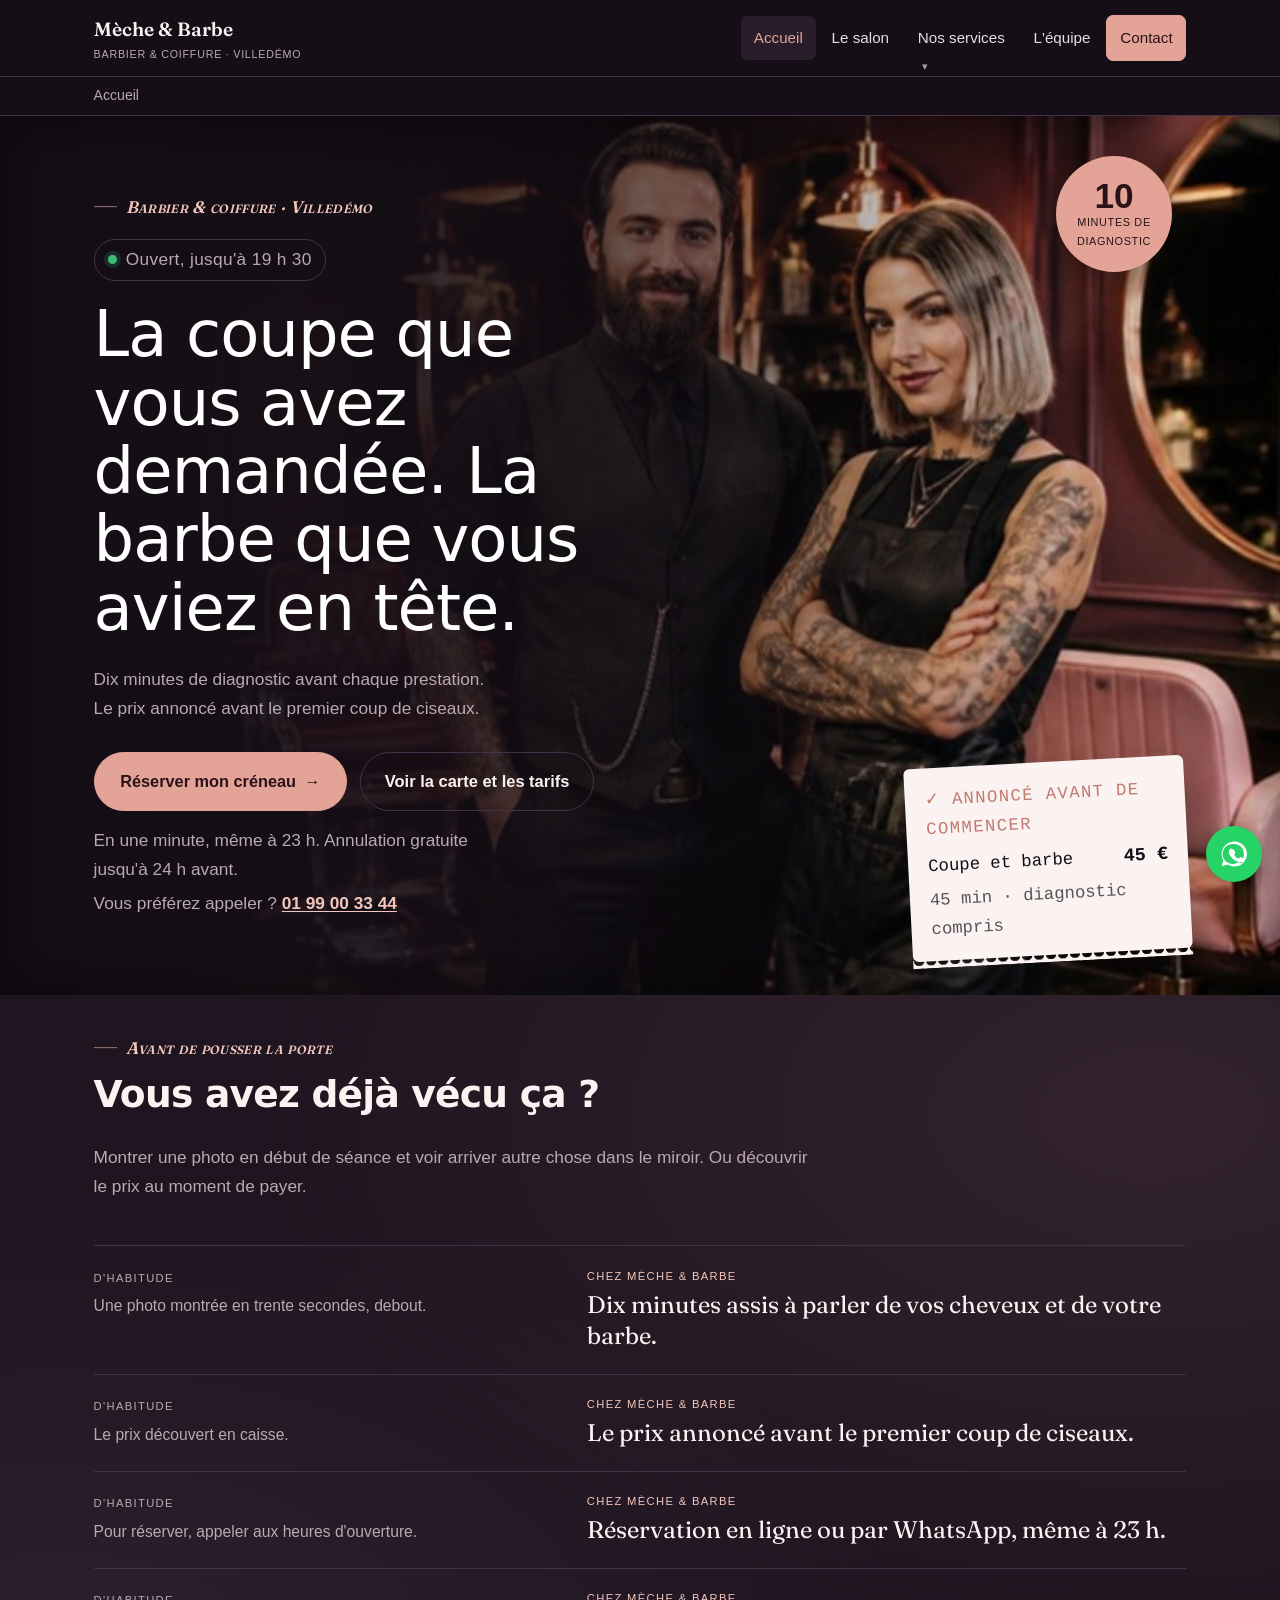
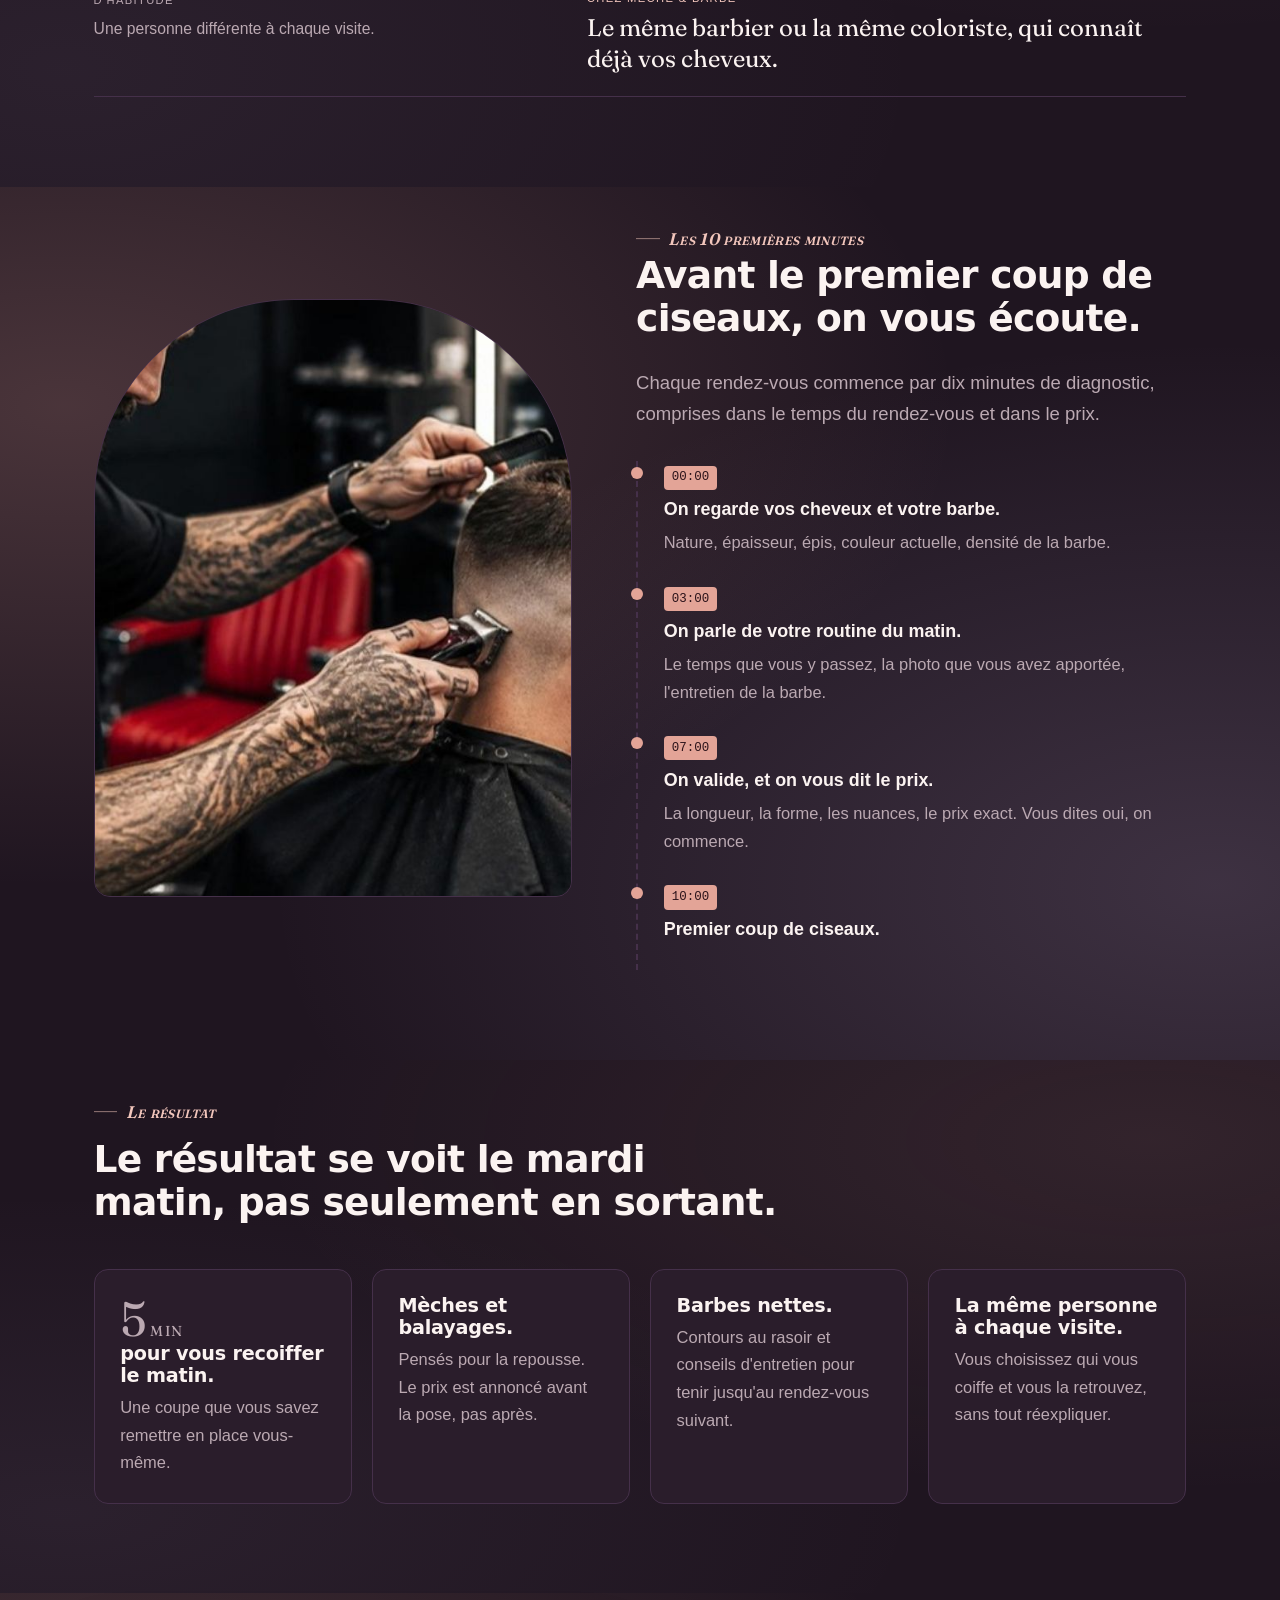
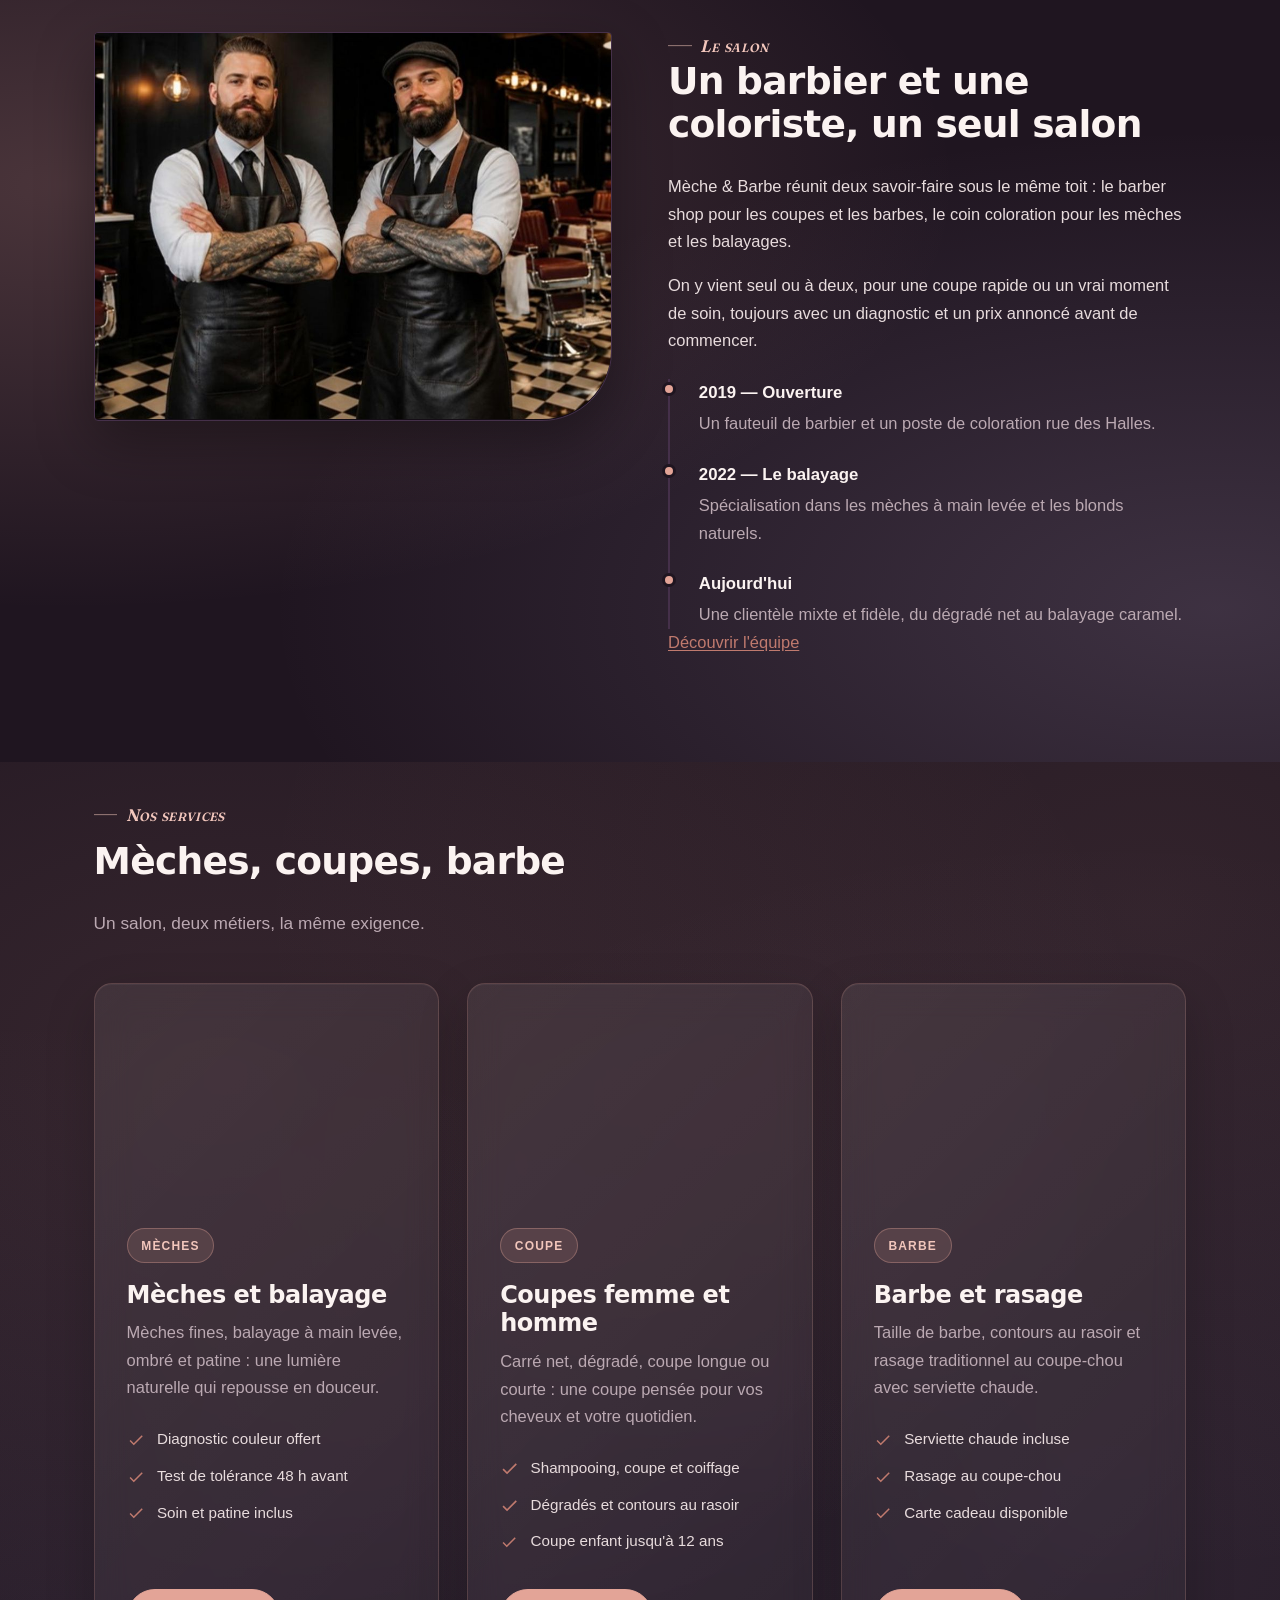
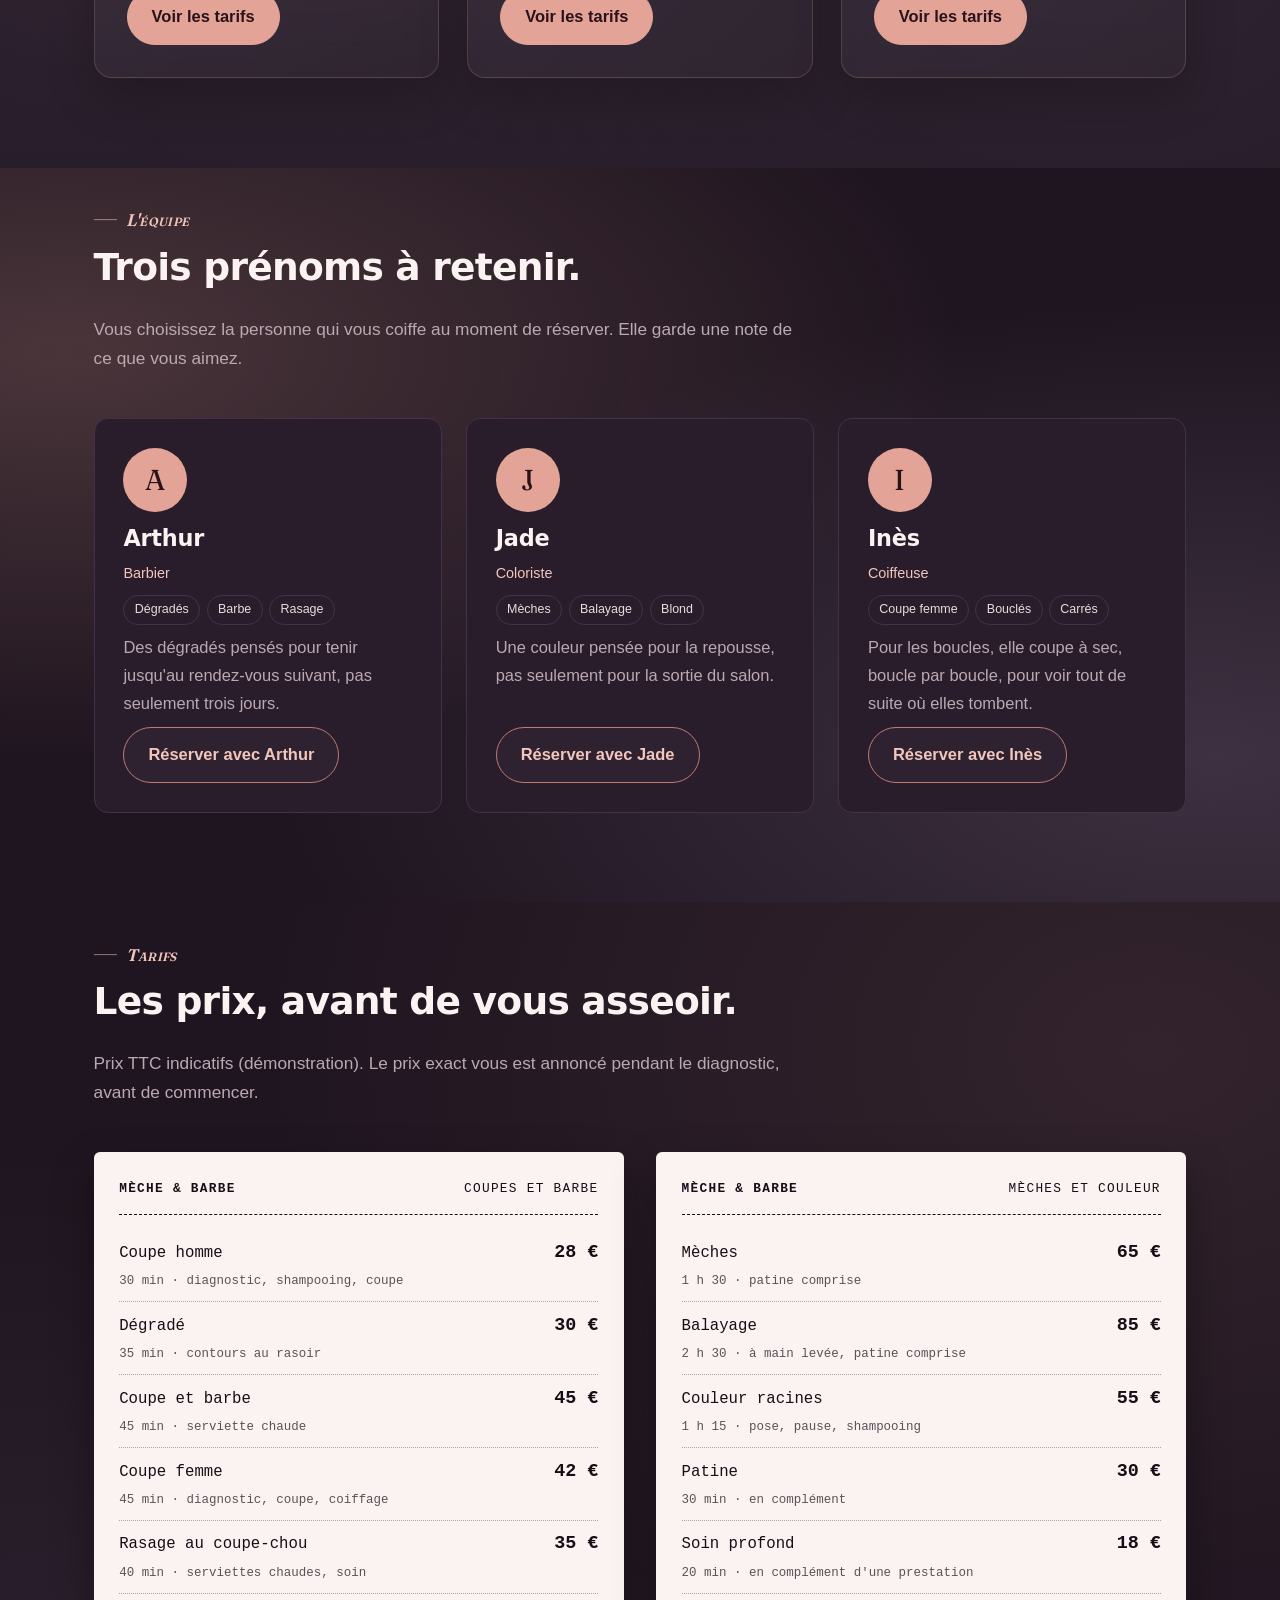
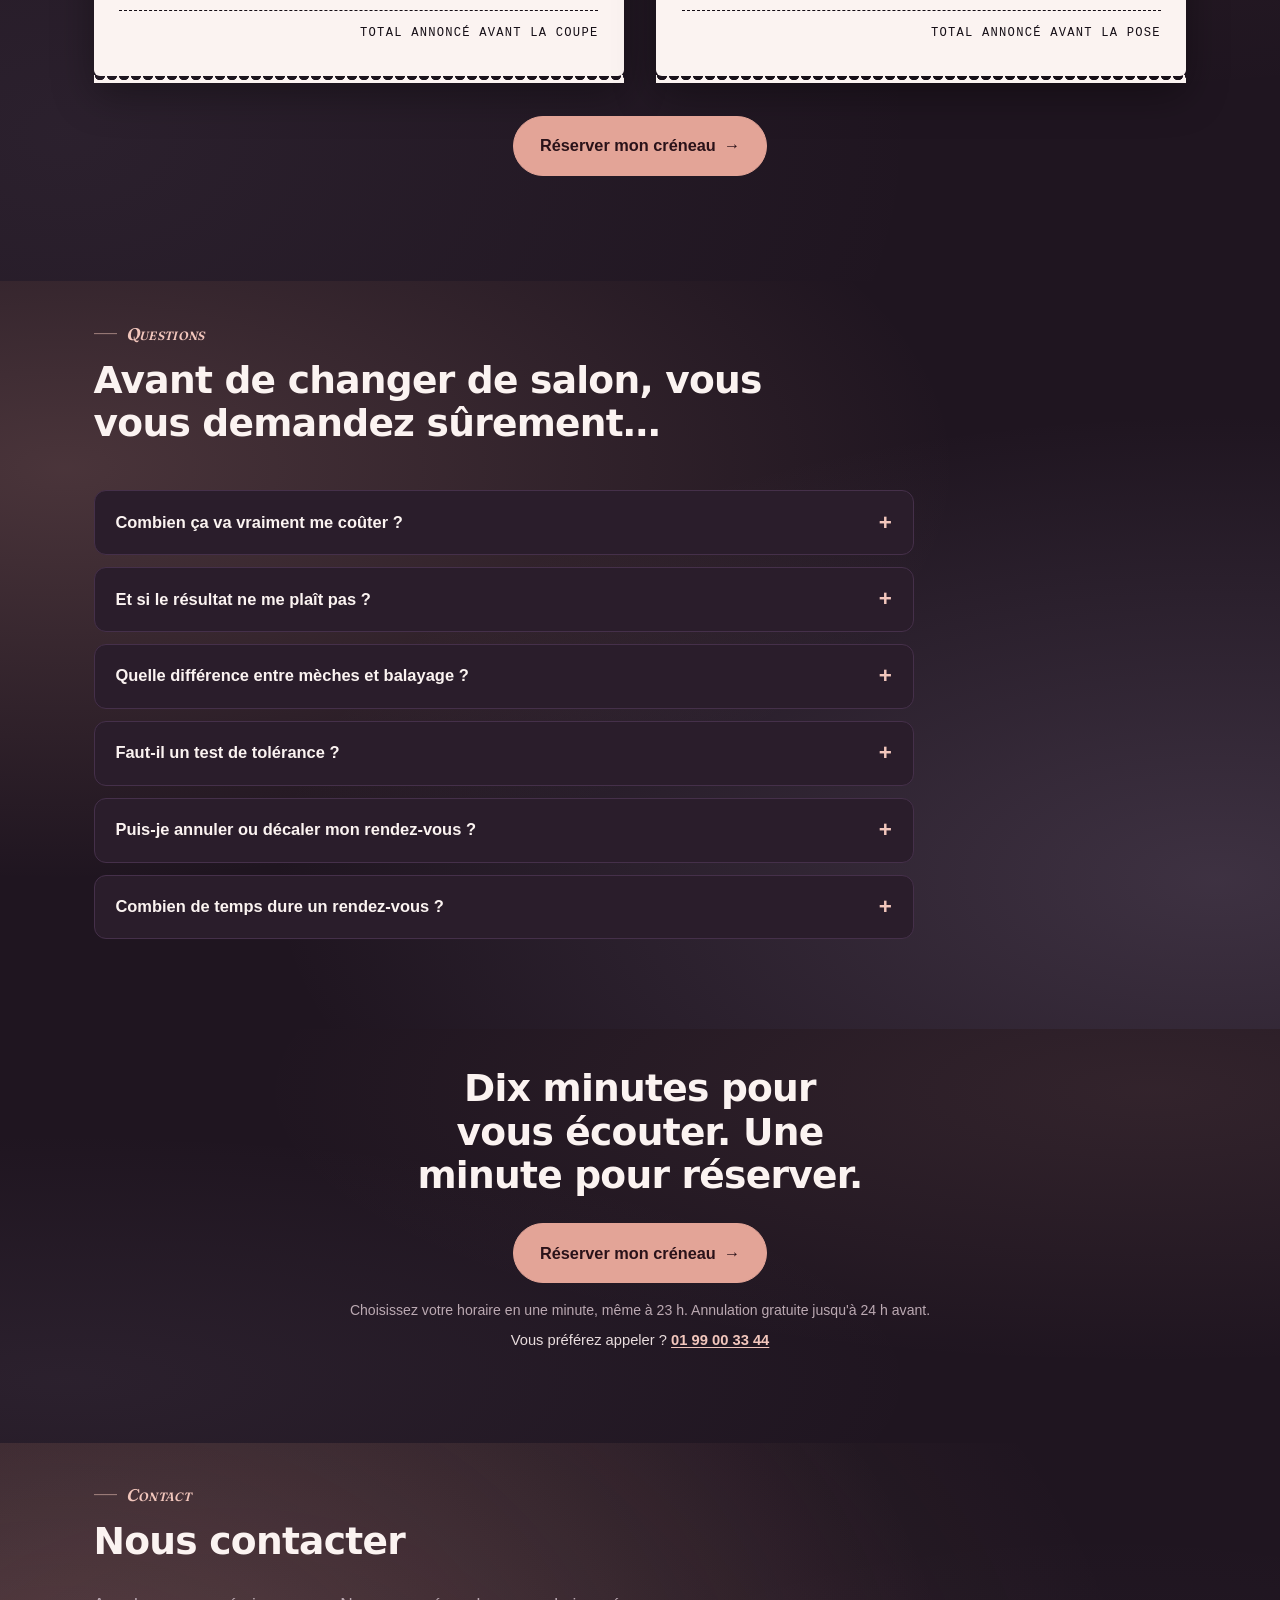
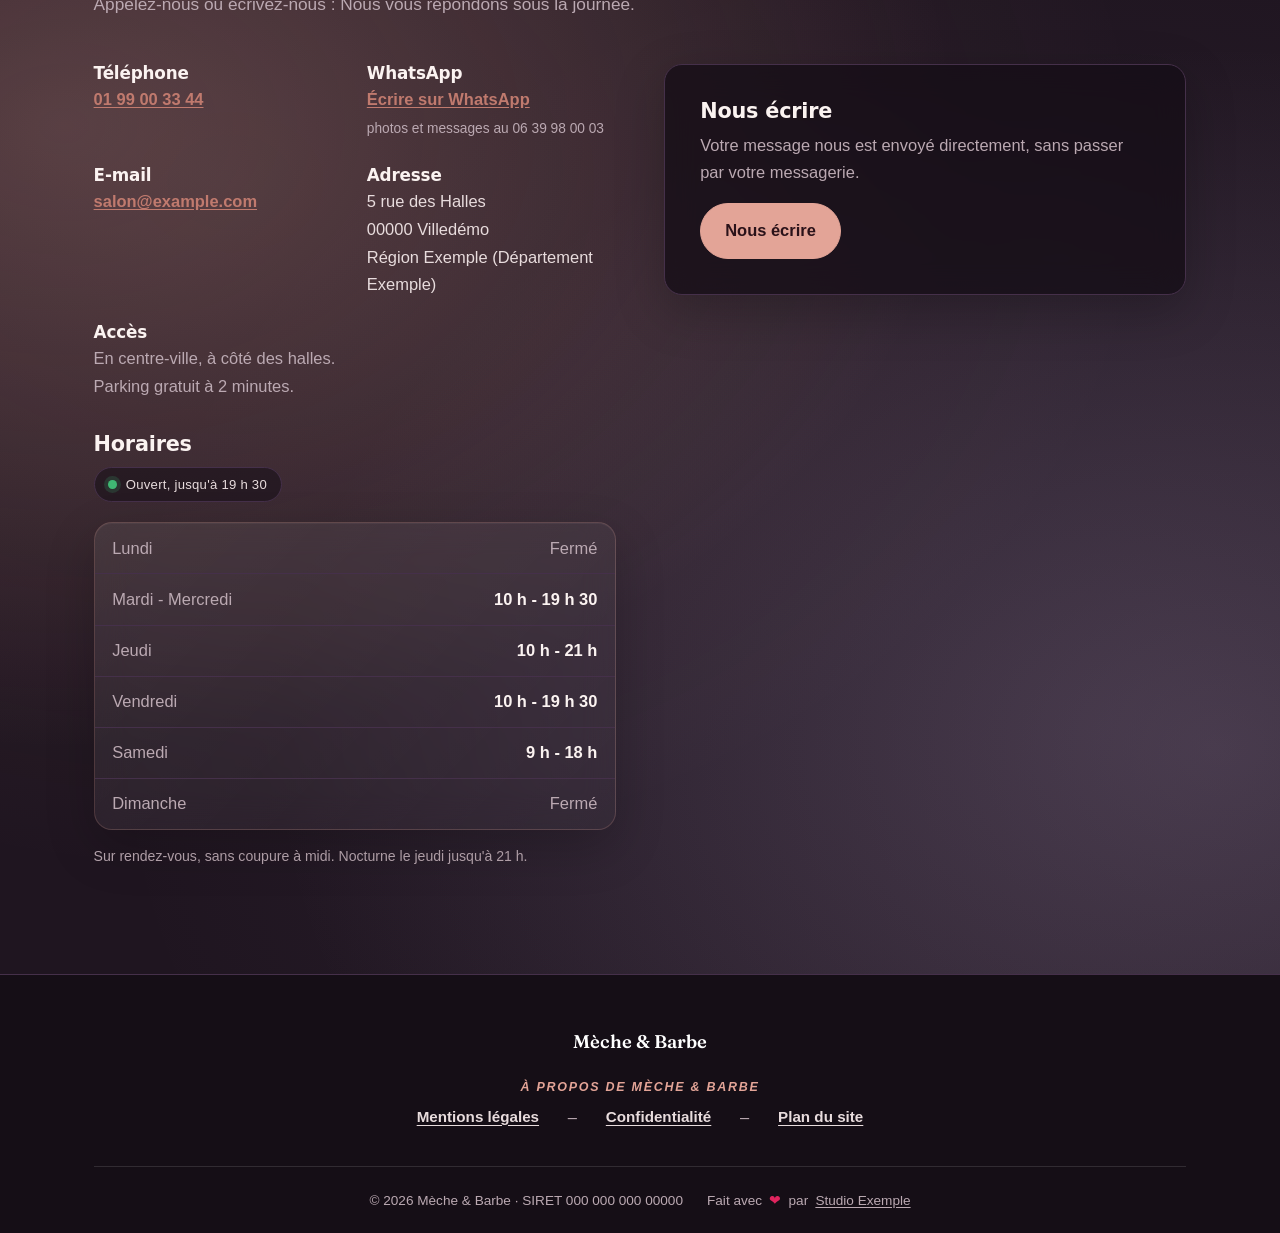
<file: index.html>
<!DOCTYPE html>
<html lang="fr">
<head>
<meta charset="utf-8">
<meta http-equiv="Content-Security-Policy" content="default-src 'self'; script-src 'self'; style-src 'self'; img-src 'self' data:; font-src 'self'; connect-src 'self'; form-action 'self'; base-uri 'self'; object-src 'none'; frame-ancestors 'none';">
<meta name="viewport" content="width=device-width, initial-scale=1">
<title>Barbier et coiffeur à Villedémo — mèches, coupes, barbe | Mèche &amp; Barbe</title>
<meta name="description" content="Salon mixte à Villedémo : coupes homme et femme, barbe, rasage, mèches et balayages. Sur rendez-vous du mardi au samedi.">
<meta name="keywords" content="coiffeur Villedémo, barbier Villedémo, mèches, balayage, salon mixte">
<meta name="author" content="Mèche &amp; Barbe">
<meta name="robots" content="index, follow, max-image-preview:large">
<link rel="canonical" href="https://www.example.com/">
<meta property="og:type" content="business.business">
<meta property="og:site_name" content="Mèche &amp; Barbe">
<meta property="og:title" content="Mèche &amp; Barbe — barbier &amp; coiffure à Villedémo">
<meta property="og:description" content="Des mèches lumineuses, des barbes nettes et des coupes qui vous ressemblent.">
<meta property="og:locale" content="fr_FR">
<meta property="og:url" content="https://www.example.com/">
<meta property="og:image" content="https://www.example.com/assets/img/demo-meche-accueil.jpg">
<meta property="og:image:width" content="1200">
<meta property="og:image:height" content="630">
<meta name="twitter:card" content="summary_large_image">
<meta name="theme-color" content="#150e16">
<link rel="manifest" href="site.webmanifest">
<link rel="preload" href="assets/fonts/fraunces-latin.woff2" as="font" type="font/woff2" crossorigin>
<link rel="stylesheet" href="assets/css/style.css">
<script type="application/ld+json">
{
  "@context": "https://schema.org",
  "@type": "BreadcrumbList",
  "itemListElement": [{ "@type": "ListItem", "position": 1, "name": "Accueil", "item": "https://www.example.com/" }]
}
</script>
<script type="application/ld+json">
{
  "@context": "https://schema.org",
  "@type": "HairSalon",
  "@id": "https://www.example.com/#business",
  "name": "Mèche & Barbe",
  "description": "Salon mixte barbier et coiffure : coupes homme et femme, barbe, rasage, mèches, balayages et colorations.",
  "url": "https://www.example.com/",
  "telephone": "+33199003344",
  "email": "salon@example.com",
  "priceRange": "€€",
  "identifier": { "@type": "PropertyValue", "propertyID": "SIRET", "value": "00000000000000" },
  "foundingDate": "2019-05-06",
  "image": "https://www.example.com/assets/img/demo-meche-accueil.jpg",
  "address": {
    "@type": "PostalAddress",
    "streetAddress": "5 rue des Halles",
    "postalCode": "00000",
    "addressLocality": "Villedémo",
    "addressRegion": "Région Exemple",
    "addressCountry": "FR"
  },
  "areaServed": ["Villedémo"],
  "founder": { "@type": "Person", "name": "Arthur Exemple" },
  "employee": [
    { "@type": "Person", "name": "Arthur Exemple", "jobTitle": "Barbier" },
    { "@type": "Person", "name": "Jade Exemple", "jobTitle": "Coloriste" },
    { "@type": "Person", "name": "Inès Exemple", "jobTitle": "Coiffeuse" }
  ],
  "makesOffer": [
    { "@type": "Offer", "name": "Coupes homme et dégradés" },
    { "@type": "Offer", "name": "Taille de barbe et rasage traditionnel" },
    { "@type": "Offer", "name": "Coupes et brushings femme" },
    { "@type": "Offer", "name": "Mèches, balayages et colorations" }
  ],
  "openingHoursSpecification": [
    { "@type": "OpeningHoursSpecification", "dayOfWeek": ["Tuesday", "Wednesday", "Friday"], "opens": "10:00", "closes": "19:30" },
    { "@type": "OpeningHoursSpecification", "dayOfWeek": ["Thursday"], "opens": "10:00", "closes": "21:00" },
    { "@type": "OpeningHoursSpecification", "dayOfWeek": ["Saturday"], "opens": "09:00", "closes": "18:00" }
  ]
}
</script>
</head>
<body class="home">
<a class="skip-link" href="#contenu">Aller au contenu</a>

<header class="site-header">
  <div class="container">
    <a class="brand" href="index.html">
      <span>Mèche &amp; Barbe<small>Barbier &amp; coiffure · Villedémo</small></span>
    </a>
    <button class="nav-toggle" type="button" aria-expanded="false" aria-controls="main-nav">Menu</button>
    <nav class="main-nav" id="main-nav" aria-label="Navigation principale">
      <ul>
        <li><a href="index.html" aria-current="page">Accueil</a></li>
        <li><a href="index.html#histoire">Le salon</a></li>
        <li class="has-submenu">
          <a href="index.html#services">Nos services</a>
          <ul class="submenu">
            <li class="has-submenu">
              <a href="prestations.html">La carte</a>
              <ul class="submenu">
                <li><a href="prestations.html#meches">Mèches et couleur</a></li>
                <li><a href="prestations.html#coupes">Coupes</a></li>
                <li><a href="prestations.html#barbe">Barbe et rasage</a></li>
              </ul>
            </li>
            <li><a href="meches-balayage-villedemo.html">Mèches et balayage à Villedémo</a></li>
          </ul>
        </li>
        <li><a href="equipe.html">L'équipe</a></li>
        <li><a class="btn" href="#contact">Contact</a></li>
      </ul>
    </nav>
  </div>
</header>
<nav class="breadcrumb" aria-label="Fil d&#39;Ariane"><div class="container"><ol><li aria-current="page">Accueil</li></ol></div></nav>

<main id="contenu">

  <!-- ============ HAUT DE PAGE ============ -->
  <section class="hero">
    <div class="container">
      <div class="hero-copy">
      <span class="eyebrow">Barbier &amp; coiffure · Villedémo</span>
      <p class="statut-ouverture" data-statut-ouverture hidden><span class="statut-point" aria-hidden="true"></span><span data-statut-texte></span></p>
      <h1>La coupe que vous avez demandée. La barbe que vous aviez en tête.</h1>
      <p>Dix minutes de diagnostic avant chaque prestation.<br>Le prix annoncé avant le premier coup de ciseaux.</p>
      <div class="hero-actions">
        <a class="btn btn--grand" href="index.html?ctx=rdv#contact-form">Réserver mon créneau <span aria-hidden="true">→</span></a>
        <a class="btn btn--ghost" href="prestations.html">Voir la carte et les tarifs</a>
      </div>
      <p class="hero-reassurance">En une minute, même à 23 h. Annulation gratuite jusqu'à 24 h avant.</p>
      <p class="hero-appel">Vous préférez appeler&nbsp;? <a href="tel:+33199003344">01 99 00 33 44</a></p>
      </div>
      <div class="hero-ticket ticket" aria-label="Exemple de tarif">
        <p class="ticket-mention">✓ Annoncé avant de commencer</p>
        <p class="ticket-ligne"><span>Coupe et barbe</span><strong>45 €</strong></p>
        <p class="ticket-detail">45 min · diagnostic compris</p>
      </div>
      <p class="hero-pastille"><strong>10</strong><span>minutes de diagnostic</span></p>
    </div>
  </section>

  <!-- ============ D'HABITUDE / CHEZ NOUS ============ -->
  <section class="section comparaison" id="difference">
    <div class="container">
      <div class="section-head">
        <span class="eyebrow">Avant de pousser la porte</span>
        <h2>Vous avez déjà vécu ça ?</h2>
        <p>Montrer une photo en début de séance et voir arriver autre chose dans le miroir. Ou découvrir le prix au moment de payer.</p>
      </div>
      <dl class="comparaison-liste">
        <div class="comparaison-ligne">
          <dt><span class="comparaison-label">D'habitude</span>Une photo montrée en trente secondes, debout.</dt>
          <dd><span class="comparaison-label">Chez Mèche &amp; Barbe</span>Dix minutes assis à parler de vos cheveux et de votre barbe.</dd>
        </div>
        <div class="comparaison-ligne">
          <dt><span class="comparaison-label">D'habitude</span>Le prix découvert en caisse.</dt>
          <dd><span class="comparaison-label">Chez Mèche &amp; Barbe</span>Le prix annoncé avant le premier coup de ciseaux.</dd>
        </div>
        <div class="comparaison-ligne">
          <dt><span class="comparaison-label">D'habitude</span>Pour réserver, appeler aux heures d'ouverture.</dt>
          <dd><span class="comparaison-label">Chez Mèche &amp; Barbe</span>Réservation en ligne ou par WhatsApp, même à 23 h.</dd>
        </div>
        <div class="comparaison-ligne">
          <dt><span class="comparaison-label">D'habitude</span>Une personne différente à chaque visite.</dt>
          <dd><span class="comparaison-label">Chez Mèche &amp; Barbe</span>Le même barbier ou la même coloriste, qui connaît déjà vos cheveux.</dd>
        </div>
      </dl>
    </div>
  </section>

  <!-- ============ DÉROULÉ ============ -->
  <section class="section deroule" id="deroule">
    <div class="container">
      <div class="deroule-grille">
        <div class="deroule-media">
          <img src="assets/img/demo-barbier-coupe.jpg" alt="Barbier aux bras tatoués réalisant un dégradé à la tondeuse" loading="lazy">
        </div>
        <div>
          <span class="eyebrow">Les 10 premières minutes</span>
          <h2>Avant le premier coup de ciseaux, on vous écoute.</h2>
          <p class="lead">Chaque rendez-vous commence par dix minutes de diagnostic, comprises dans le temps du rendez-vous et dans le prix.</p>
          <ol class="deroule-etapes">
            <li>
              <span class="deroule-temps">00:00</span>
              <strong>On regarde vos cheveux et votre barbe.</strong>
              <p>Nature, épaisseur, épis, couleur actuelle, densité de la barbe.</p>
            </li>
            <li>
              <span class="deroule-temps">03:00</span>
              <strong>On parle de votre routine du matin.</strong>
              <p>Le temps que vous y passez, la photo que vous avez apportée, l'entretien de la barbe.</p>
            </li>
            <li>
              <span class="deroule-temps">07:00</span>
              <strong>On valide, et on vous dit le prix.</strong>
              <p>La longueur, la forme, les nuances, le prix exact. Vous dites oui, on commence.</p>
            </li>
            <li>
              <span class="deroule-temps">10:00</span>
              <strong>Premier coup de ciseaux.</strong>
            </li>
          </ol>
        </div>
      </div>
    </div>
  </section>

  <!-- ============ ATOUTS ============ -->
  <section class="section atouts" id="atouts">
    <div class="container">
      <div class="section-head">
        <span class="eyebrow">Le résultat</span>
        <h2>Le résultat se voit le mardi matin, pas seulement en sortant.</h2>
      </div>
      <div class="atouts-grille">
        <article class="atout">
          <p class="atout-chiffre">5<small>min</small></p>
          <h3>pour vous recoiffer le matin.</h3>
          <p>Une coupe que vous savez remettre en place vous-même.</p>
        </article>
        <article class="atout">
          <h3>Mèches et balayages.</h3>
          <p>Pensés pour la repousse. Le prix est annoncé avant la pose, pas après.</p>
        </article>
        <article class="atout">
          <h3>Barbes nettes.</h3>
          <p>Contours au rasoir et conseils d'entretien pour tenir jusqu'au rendez-vous suivant.</p>
        </article>
        <article class="atout">
          <h3>La même personne à chaque visite.</h3>
          <p>Vous choisissez qui vous coiffe et vous la retrouvez, sans tout réexpliquer.</p>
        </article>
      </div>
    </div>
  </section>

  <!-- ============ HISTOIRE ============ -->
  <section class="section" id="histoire">
    <div class="container">
      <div class="story">
        <div>
          <div class="story-portrait">
            <img src="assets/img/demo-barbier-equipe.jpg" alt="Deux barbiers barbus et tatoués, bras croisés, dans leur boutique" loading="lazy">
          </div>
        </div>
        <div>
          <span class="eyebrow">Le salon</span>
          <h2>Un barbier et une coloriste, un seul salon</h2>
          <p>Mèche &amp; Barbe réunit deux savoir-faire sous le même toit : le barber shop pour les coupes et les barbes, le coin coloration pour les mèches et les balayages.</p>
          <p>On y vient seul ou à deux, pour une coupe rapide ou un vrai moment de soin, toujours avec un diagnostic et un prix annoncé avant de commencer.</p>
          <ul class="timeline">
            <li>
              <strong>2019 — Ouverture</strong>
              <p>Un fauteuil de barbier et un poste de coloration rue des Halles.</p>
            </li>
            <li>
              <strong>2022 — Le balayage</strong>
              <p>Spécialisation dans les mèches à main levée et les blonds naturels.</p>
            </li>
            <li>
              <strong>Aujourd'hui</strong>
              <p>Une clientèle mixte et fidèle, du dégradé net au balayage caramel.</p>
            </li>
          </ul>
          <p><a href="equipe.html">Découvrir l'équipe</a></p>
        </div>
      </div>
    </div>
  </section>

  <!-- ============ SERVICES ============ -->
  <section class="section section--walnut" id="services">
    <div class="container">
      <div class="section-head">
        <span class="eyebrow">Nos services</span>
        <h2>Mèches, coupes, barbe</h2>
        <p>Un salon, deux métiers, la même exigence.</p>
      </div>

      <div class="services">
        <article class="service">
          <img class="service-photo" src="assets/img/demo-meche-balayage.jpg" alt="Coloriste appliquant un balayage au pinceau sur des cheveux longs" loading="lazy">
          <span class="service-tag">Mèches</span>
          <h3>Mèches et balayage</h3>
          <p>Mèches fines, balayage à main levée, ombré et patine : une lumière naturelle qui repousse en douceur.</p>
          <ul class="check-list">
            <li>Diagnostic couleur offert</li>
            <li>Test de tolérance 48 h avant</li>
            <li>Soin et patine inclus</li>
          </ul>
          <a class="btn btn--ghost" href="prestations.html#meches">Voir les tarifs</a>
        </article>
        <article class="service">
          <img class="service-photo" src="assets/img/demo-meche-coupe.jpg" alt="Coiffeuse finissant une coupe au carré" loading="lazy">
          <span class="service-tag">Coupe</span>
          <h3>Coupes femme et homme</h3>
          <p>Carré net, dégradé, coupe longue ou courte : une coupe pensée pour vos cheveux et votre quotidien.</p>
          <ul class="check-list">
            <li>Shampooing, coupe et coiffage</li>
            <li>Dégradés et contours au rasoir</li>
            <li>Coupe enfant jusqu'à 12 ans</li>
          </ul>
          <a class="btn btn--ghost" href="prestations.html#coupes">Voir les tarifs</a>
        </article>
        <article class="service">
          <img class="service-photo" src="assets/img/demo-barbier-barbe.jpg" alt="Barbier tatoué taillant une barbe aux ciseaux" loading="lazy">
          <span class="service-tag">Barbe</span>
          <h3>Barbe et rasage</h3>
          <p>Taille de barbe, contours au rasoir et rasage traditionnel au coupe-chou avec serviette chaude.</p>
          <ul class="check-list">
            <li>Serviette chaude incluse</li>
            <li>Rasage au coupe-chou</li>
            <li>Carte cadeau disponible</li>
          </ul>
          <a class="btn btn--ghost" href="prestations.html#barbe">Voir les tarifs</a>
        </article>
      </div>
    </div>
  </section>

  <!-- ============ ÉQUIPE ============ -->
  <section class="section equipe-accueil" id="equipe">
    <div class="container">
      <div class="section-head">
        <span class="eyebrow">L'équipe</span>
        <h2>Trois prénoms à retenir.</h2>
        <p>Vous choisissez la personne qui vous coiffe au moment de réserver. Elle garde une note de ce que vous aimez.</p>
      </div>
      <div class="equipe-grille">
        <article class="membre">
          <span class="membre-initiale" aria-hidden="true">A</span>
          <h3>Arthur</h3>
          <p class="membre-fonction">Barbier</p>
          <ul class="membre-specialites">
            <li>Dégradés</li>
            <li>Barbe</li>
            <li>Rasage</li>
          </ul>
          <p>Des dégradés pensés pour tenir jusqu'au rendez-vous suivant, pas seulement trois jours.</p>
          <a class="btn btn--ghost" href="index.html?ctx=rdv&amp;avec=Arthur#contact-form">Réserver avec Arthur</a>
        </article>
        <article class="membre">
          <span class="membre-initiale" aria-hidden="true">J</span>
          <h3>Jade</h3>
          <p class="membre-fonction">Coloriste</p>
          <ul class="membre-specialites">
            <li>Mèches</li>
            <li>Balayage</li>
            <li>Blond</li>
          </ul>
          <p>Une couleur pensée pour la repousse, pas seulement pour la sortie du salon.</p>
          <a class="btn btn--ghost" href="index.html?ctx=rdv&amp;avec=Jade#contact-form">Réserver avec Jade</a>
        </article>
        <article class="membre">
          <span class="membre-initiale" aria-hidden="true">I</span>
          <h3>Inès</h3>
          <p class="membre-fonction">Coiffeuse</p>
          <ul class="membre-specialites">
            <li>Coupe femme</li>
            <li>Bouclés</li>
            <li>Carrés</li>
          </ul>
          <p>Pour les boucles, elle coupe à sec, boucle par boucle, pour voir tout de suite où elles tombent.</p>
          <a class="btn btn--ghost" href="index.html?ctx=rdv&amp;avec=In%C3%A8s#contact-form">Réserver avec Inès</a>
        </article>
      </div>
    </div>
  </section>

  <!-- ============ TARIFS ============ -->
  <section class="section tarifs" id="tarifs">
    <div class="container">
      <div class="section-head">
        <span class="eyebrow">Tarifs</span>
        <h2>Les prix, avant de vous asseoir.</h2>
        <p>Prix TTC indicatifs (démonstration). Le prix exact vous est annoncé pendant le diagnostic, avant de commencer.</p>
      </div>
      <div class="tarifs-grille">
        <div class="ticket ticket--menu">
          <p class="ticket-entete"><strong>Mèche &amp; Barbe</strong><span>Coupes et barbe</span></p>
          <ul class="ticket-lignes">
            <li>
              <p class="ticket-ligne"><span>Coupe homme</span><strong>28 €</strong></p>
              <p class="ticket-detail">30 min · diagnostic, shampooing, coupe</p>
            </li>
            <li>
              <p class="ticket-ligne"><span>Dégradé</span><strong>30 €</strong></p>
              <p class="ticket-detail">35 min · contours au rasoir</p>
            </li>
            <li>
              <p class="ticket-ligne"><span>Coupe et barbe</span><strong>45 €</strong></p>
              <p class="ticket-detail">45 min · serviette chaude</p>
            </li>
            <li>
              <p class="ticket-ligne"><span>Coupe femme</span><strong>42 €</strong></p>
              <p class="ticket-detail">45 min · diagnostic, coupe, coiffage</p>
            </li>
            <li>
              <p class="ticket-ligne"><span>Rasage au coupe-chou</span><strong>35 €</strong></p>
              <p class="ticket-detail">40 min · serviettes chaudes, soin</p>
            </li>
          </ul>
          <p class="ticket-pied">Total annoncé avant la coupe</p>
        </div>
        <div class="ticket ticket--menu">
          <p class="ticket-entete"><strong>Mèche &amp; Barbe</strong><span>Mèches et couleur</span></p>
          <ul class="ticket-lignes">
            <li>
              <p class="ticket-ligne"><span>Mèches</span><strong>65 €</strong></p>
              <p class="ticket-detail">1 h 30 · patine comprise</p>
            </li>
            <li>
              <p class="ticket-ligne"><span>Balayage</span><strong>85 €</strong></p>
              <p class="ticket-detail">2 h 30 · à main levée, patine comprise</p>
            </li>
            <li>
              <p class="ticket-ligne"><span>Couleur racines</span><strong>55 €</strong></p>
              <p class="ticket-detail">1 h 15 · pose, pause, shampooing</p>
            </li>
            <li>
              <p class="ticket-ligne"><span>Patine</span><strong>30 €</strong></p>
              <p class="ticket-detail">30 min · en complément</p>
            </li>
            <li>
              <p class="ticket-ligne"><span>Soin profond</span><strong>18 €</strong></p>
              <p class="ticket-detail">20 min · en complément d'une prestation</p>
            </li>
          </ul>
          <p class="ticket-pied">Total annoncé avant la pose</p>
        </div>
      </div>
      <p class="tarifs-action"><a class="btn btn--grand" href="index.html?ctx=rdv#contact-form">Réserver mon créneau <span aria-hidden="true">→</span></a></p>
    </div>
  </section>



  <!-- ============ QUESTIONS ============ -->
  <section class="section faq-accueil" id="questions">
    <div class="container">
      <div class="section-head">
        <span class="eyebrow">Questions</span>
        <h2>Avant de changer de salon, vous vous demandez sûrement…</h2>
      </div>
      <div class="faq-liste">
        <details class="faq-item">
          <summary>Combien ça va vraiment me coûter ?</summary>
          <p>Le prix exact vous est annoncé à la fin du diagnostic, avant de commencer. Il ne change pas ensuite.</p>
        </details>
        <details class="faq-item">
          <summary>Et si le résultat ne me plaît pas ?</summary>
          <p>Revenez dans la semaine : on reprend gratuitement ce qui ne vous convient pas.</p>
        </details>
        <details class="faq-item">
          <summary>Quelle différence entre mèches et balayage ?</summary>
          <p>Les mèches sont posées en fines sections régulières ; le balayage est peint à main levée pour un effet plus naturel. On choisit ensemble au diagnostic.</p>
        </details>
        <details class="faq-item">
          <summary>Faut-il un test de tolérance ?</summary>
          <p>Oui, 48 heures avant toute première coloration ou séance de mèches, au salon.</p>
        </details>
        <details class="faq-item">
          <summary>Puis-je annuler ou décaler mon rendez-vous ?</summary>
          <p>Oui, gratuitement jusqu'à 24 heures avant.</p>
        </details>
        <details class="faq-item">
          <summary>Combien de temps dure un rendez-vous ?</summary>
          <p>De 30 minutes pour une coupe homme à 2 h 30 pour un balayage, diagnostic compris. La durée est indiquée dans les tarifs.</p>
        </details>
      </div>
    </div>
  </section>

  <!-- ============ APPEL FINAL ============ -->
  <section class="section cta-final">
    <div class="container">
      <h2>Dix minutes pour vous écouter. Une minute pour réserver.</h2>
      <p><a class="btn btn--grand" href="index.html?ctx=rdv#contact-form">Réserver mon créneau <span aria-hidden="true">→</span></a></p>
      <p class="hero-reassurance">Choisissez votre horaire en une minute, même à 23 h. Annulation gratuite jusqu'à 24 h avant.</p>
      <p class="hero-appel">Vous préférez appeler&nbsp;? <a href="tel:+33199003344">01 99 00 33 44</a></p>
    </div>
  </section>

  <!-- ============ CONTACT ============ -->
  <section class="section section--alt" id="contact">
    <div class="container">
      <div class="section-head">
        <span class="eyebrow">Contact</span>
        <h2>Nous contacter</h2>
        <p>Appelez-nous ou écrivez-nous : Nous vous répondons sous la journée.</p>
      </div>

      <div class="contact-split">
        <div>
          <div class="info-grid">
            <div class="info-item">
              <h3>Téléphone</h3>
              <p><a href="tel:+33199003344">01 99 00 33 44</a></p>
            </div>
            <div class="info-item">
              <h3>WhatsApp</h3>
              <p><a href="https://wa.me/33639980003?text=Bonjour%2C%20je%20souhaite%20prendre%20rendez-vous%20pour%20" target="_blank" rel="noopener noreferrer">Écrire sur WhatsApp</a><br><small>photos et messages au 06 39 98 00 03</small></p>
            </div>
            <div class="info-item">
              <h3>E-mail</h3>
              <p><a href="mailto:salon@example.com">salon@example.com</a></p>
            </div>
            <div class="info-item">
              <h3>Adresse</h3>
              <address>5 rue des Halles<br>00000 Villedémo<br>Région Exemple (Département Exemple)</address>
            </div>
            <div class="info-item">
              <h3>Accès</h3>
              <p>En centre-ville, à côté des halles. Parking gratuit à 2 minutes.</p>
            </div>
          </div>

          <h3 class="mt-2">Horaires</h3>
          <p class="statut-ouverture" data-statut-ouverture hidden><span class="statut-point" aria-hidden="true"></span><span data-statut-texte></span></p>
          <ul class="hours">
            <li data-closed><span>Lundi</span><span>Fermé</span></li>
            <li><span>Mardi - Mercredi</span><span>10 h - 19 h 30</span></li>
            <li><span>Jeudi</span><span>10 h - 21 h</span></li>
            <li><span>Vendredi</span><span>10 h - 19 h 30</span></li>
            <li><span>Samedi</span><span>9 h - 18 h</span></li>
            <li data-closed><span>Dimanche</span><span>Fermé</span></li>
          </ul>
          <p class="form-note mt-1">Sur rendez-vous, sans coupure à midi. Nocturne le jeudi jusqu'à 21 h.</p>
        </div>

        <div>
          <div class="cta-band">
            <h3>Nous écrire</h3>
            <p>Votre message nous est envoyé directement, sans passer par votre messagerie.</p>
            <a class="btn" href="index.html?ctx=contact#contact-form">Nous écrire</a>
          </div>

        </div>

      </div>
    </div>
  </section>

</main>

<footer class="site-footer">
  <div class="container footer-centered">
    <a class="footer-brand" href="index.html">
      <strong>Mèche &amp; Barbe</strong>
    </a>
    <h2 class="footer-about-title">À propos de Mèche &amp; Barbe</h2>
    <nav class="footer-links-row" aria-label="Liens du pied de page">
      <a href="mentions-legales.html">Mentions légales</a>
      <span aria-hidden="true">–</span>
      <a href="politique-confidentialite.html">Confidentialité</a>
      <span aria-hidden="true">–</span>
      <a href="plan-du-site.html">Plan du site</a>
    </nav>
    <div class="footer-legal">
      <span>&copy; <span data-year>2026</span> Mèche &amp; Barbe · SIRET 000 000 000 00000</span>
      <span class="footer-credit">Fait avec <span class="footer-heart">❤︎</span> par <button type="button" class="footer-credit-link" data-editeur-objet="Contacter l’éditeur du site" data-editeur-message="Bonjour, je souhaite échanger au sujet d'un projet de site web.">Studio Exemple</button></span>
    </div>
  </div>
</footer>

<!-- Bouton flottant WhatsApp (toutes tailles d'écran). -->
<a class="wa-float" href="https://wa.me/33639980003?text=Bonjour%2C%20je%20souhaite%20prendre%20rendez-vous%20pour%20" target="_blank" rel="noopener noreferrer" aria-label="Écrire sur WhatsApp">
  <svg viewBox="0 0 24 24" aria-hidden="true"><path fill="currentColor" d="M12 2a10 10 0 0 0-8.6 15l-1.3 4.7 4.8-1.3A10 10 0 1 0 12 2m0 2a8 8 0 0 1 6.9 12l.3.5-.8 2.8-2.9-.8-.5.3A8 8 0 1 1 12 4m-2.5 3.6c-.2 0-.5 0-.7.3s-1 1-1 2.4 1 2.8 1.2 3 2 3.2 5 4.4c2.5 1 3 .8 3.6.8s1.7-.7 2-1.4.3-1.3.2-1.4l-1-.5-1.5-.7c-.2-.1-.4-.1-.5.1l-.7.9c-.1.2-.3.2-.5.1s-1-.4-2-1.2c-.7-.7-1.2-1.5-1.4-1.7s0-.4.1-.5l.5-.5c.1-.2.1-.3.2-.5s0-.4 0-.5l-.7-1.7c-.2-.4-.4-.4-.5-.4z"/></svg>
</a>

<script src="assets/js/main.js" defer></script>
<script src="assets/js/contact-dialog.js" defer></script>
<script src="assets/js/editeur-dialog.js" defer></script>
<script src="assets/js/photo-slides.js" defer></script>

<dialog id="contact-dialog" class="editeur-dialog">
  <form id="contact-form">
    <button type="button" class="editeur-dialog-close" aria-label="Fermer">×</button>
    <h2>Nous écrire</h2>
    <label>Votre nom<input name="nom" autocomplete="name" required maxlength="120"></label>
    <label>Votre adresse e-mail<input name="email" type="email" autocomplete="email" required></label>
    <label>Objet<select name="objet"><option>Prendre rendez-vous</option><option>Question sur des mèches ou une couleur</option><option>Barbe ou rasage</option><option>Autre demande</option></select></label>
    <label>Votre message<textarea name="message" rows="5" required maxlength="5000"></textarea></label>
    <label class="contact-hp" aria-hidden="true" tabindex="-1">Ne pas remplir<input name="site" tabindex="-1" autocomplete="off"></label>
    <p class="form-note" data-contact-note>Nous vous répondons sous la journée.</p>
    <button class="btn" type="submit">Envoyer mon message</button>
  </form>
</dialog>

<dialog id="editeur-dialog" class="editeur-dialog">
  <form id="editeur-form">
    <button type="button" class="editeur-dialog-close" aria-label="Fermer">×</button>
    <h2>Écrire à l’éditeur du site</h2>
    <p class="form-note"><strong>Objet :</strong> <span data-objet-display></span></p>
    <input type="hidden" name="objet" data-objet-input>
    <label>Votre nom<input name="nom" autocomplete="name" required maxlength="120"></label>
    <label>Votre adresse e-mail<input name="email" type="email" autocomplete="email" required></label>
    <label>Votre téléphone (facultatif)<input name="tel" type="tel" autocomplete="tel" maxlength="30"></label>
    <label>Votre message<textarea name="message" rows="5" required maxlength="5000"></textarea></label>
    <label class="contact-hp" aria-hidden="true" tabindex="-1">Ne pas remplir<input name="site" tabindex="-1" autocomplete="off"></label>
    <p class="form-note" data-editeur-note>Votre message sera transmis directement.</p>
    <button class="btn" type="submit">Envoyer</button>
  </form>
</dialog>

</body>
</html>
</file>
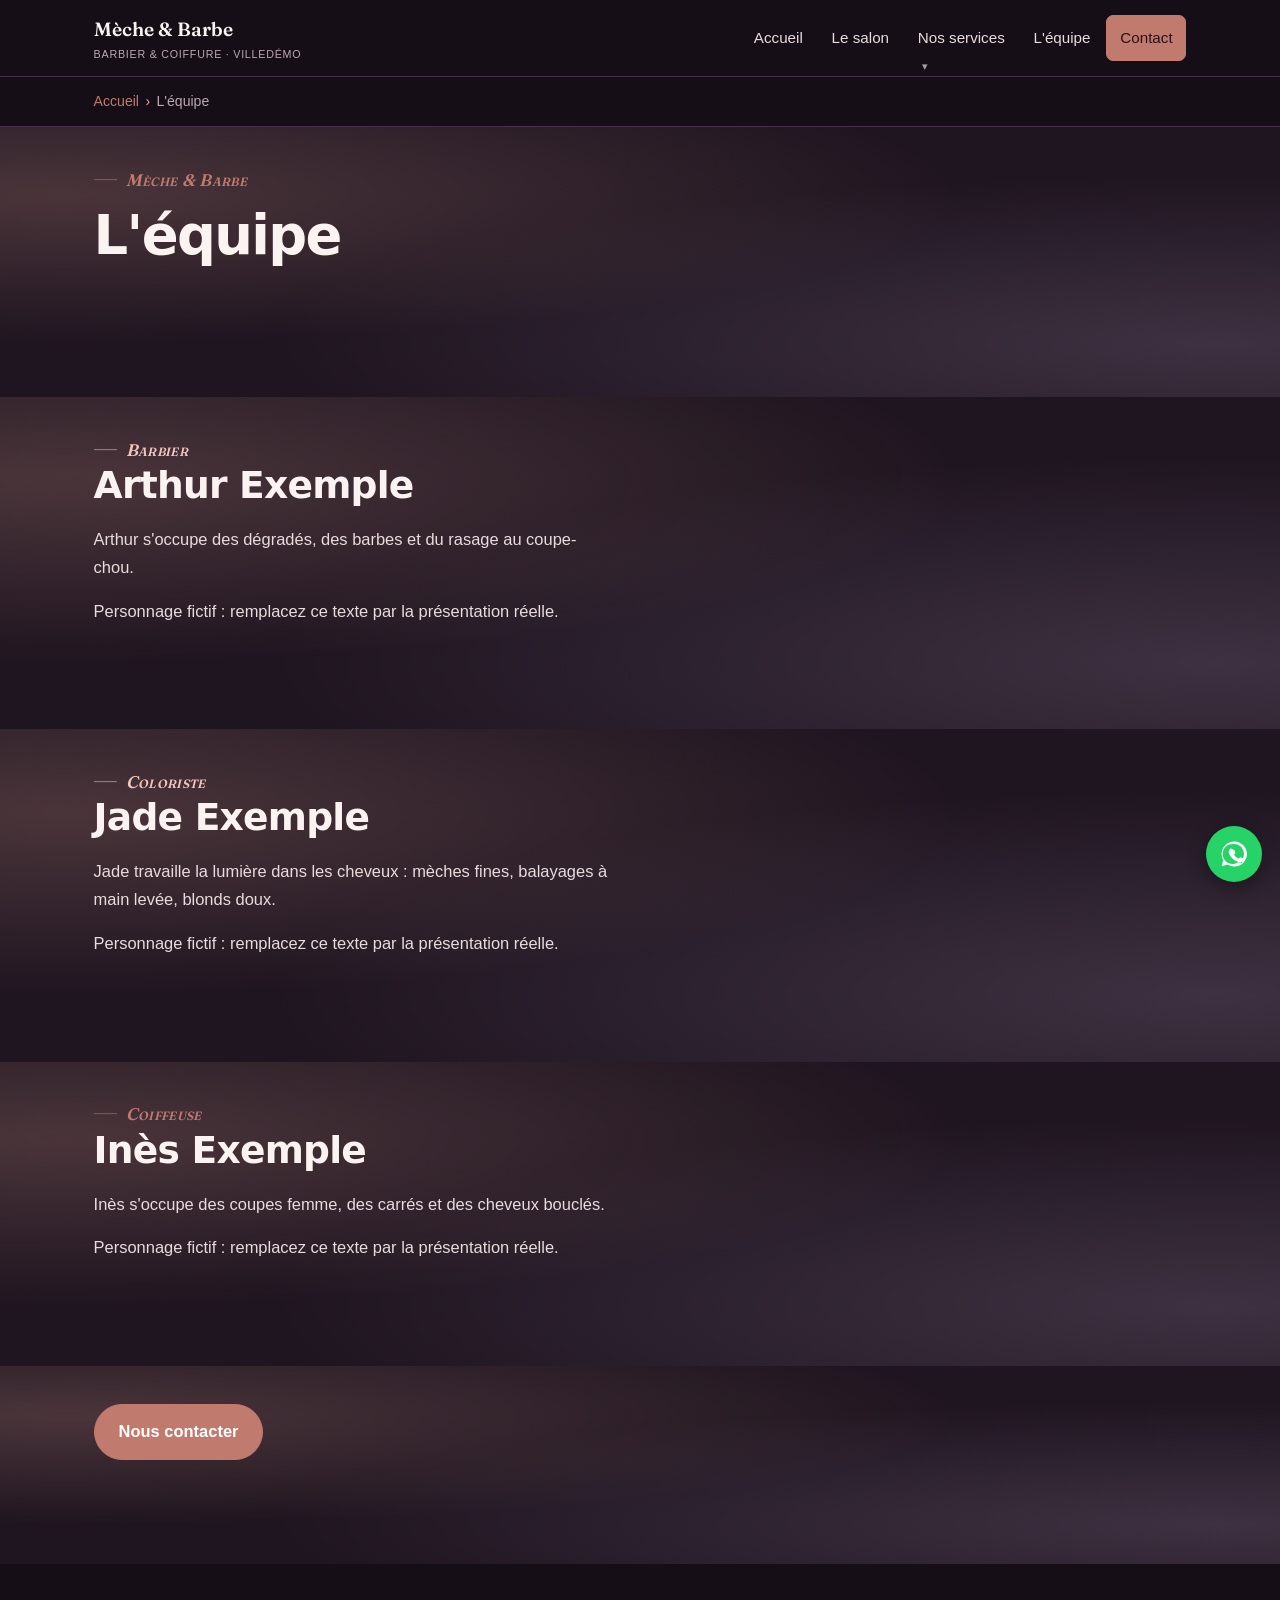
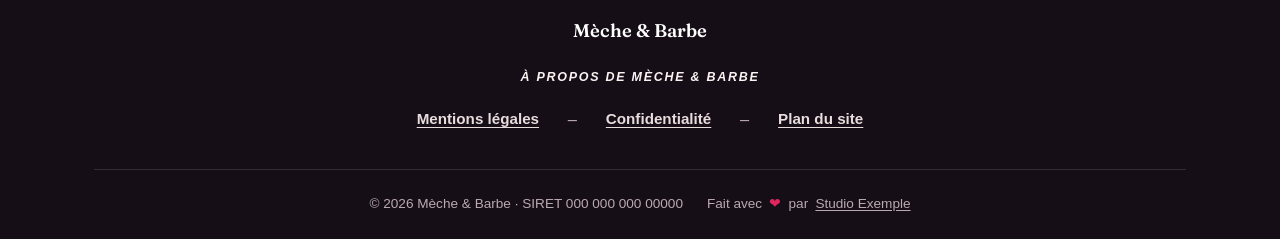
<file: equipe.html>
<!DOCTYPE html>
<html lang="fr">
<head>
<meta charset="utf-8">
<meta http-equiv="Content-Security-Policy" content="default-src 'self'; script-src 'self'; style-src 'self'; img-src 'self' data:; font-src 'self'; connect-src 'self'; form-action 'self'; base-uri 'self'; object-src 'none'; frame-ancestors 'none';">
<meta name="viewport" content="width=device-width, initial-scale=1">
<title>L'équipe | Mèche &amp; Barbe</title>
<meta name="description" content="Rencontrez l'équipe du salon.">
<meta name="robots" content="index, follow, max-image-preview:large">
<link rel="canonical" href="https://www.example.com/equipe.html">
<meta property="og:type" content="profile">
<meta property="og:site_name" content="Mèche &amp; Barbe">
<meta property="og:title" content="L'équipe | Mèche &amp; Barbe">
<meta property="og:description" content="Rencontrez l'équipe du salon.">
<meta property="og:locale" content="fr_FR">
<meta property="og:url" content="https://www.example.com/equipe.html">
<meta property="og:image" content="https://www.example.com/assets/img/demo-meche-accueil.jpg">
<meta property="og:image:width" content="1200">
<meta property="og:image:height" content="630">
<meta name="twitter:card" content="summary_large_image">
<meta name="theme-color" content="#150e16">
<link rel="manifest" href="site.webmanifest">
<link rel="preload" href="assets/fonts/fraunces-latin.woff2" as="font" type="font/woff2" crossorigin>
<link rel="stylesheet" href="assets/css/style.css">
<script type="application/ld+json">
{
  "@context": "https://schema.org",
  "@type": "BreadcrumbList",
  "itemListElement": [
    { "@type": "ListItem", "position": 1, "name": "Accueil", "item": "https://www.example.com/" },
    { "@type": "ListItem", "position": 2, "name": "L'équipe", "item": "https://www.example.com/equipe.html" }
  ]
}
</script>
<script type="application/ld+json">
{
  "@context": "https://schema.org",
  "@type": "Person",
  "name": "Arthur Exemple",
  "jobTitle": "Barbier",
  "worksFor": { "@type": "HairSalon", "name": "Mèche & Barbe" }
}
</script>
<script type="application/ld+json">
{
  "@context": "https://schema.org",
  "@type": "Person",
  "name": "Jade Exemple",
  "jobTitle": "Coloriste",
  "worksFor": { "@type": "HairSalon", "name": "Mèche & Barbe" }
}
</script>
<script type="application/ld+json">
{
  "@context": "https://schema.org",
  "@type": "Person",
  "name": "Inès Exemple",
  "jobTitle": "Coiffeuse",
  "worksFor": { "@type": "HairSalon", "name": "Mèche & Barbe" }
}
</script>
</head>
<body>
<a class="skip-link" href="#contenu">Aller au contenu</a>

<header class="site-header">
  <div class="container">
    <a class="brand" href="index.html">
      <span>Mèche &amp; Barbe<small>Barbier &amp; coiffure · Villedémo</small></span>
    </a>
    <button class="nav-toggle" type="button" aria-expanded="false" aria-controls="main-nav">Menu</button>
    <nav class="main-nav" id="main-nav" aria-label="Navigation principale">
      <ul>
        <li><a href="index.html">Accueil</a></li>
        <li><a href="index.html#histoire">Le salon</a></li>
        <li class="has-submenu">
          <a href="index.html#services">Nos services</a>
          <ul class="submenu">
            <li class="has-submenu">
              <a href="prestations.html">La carte</a>
              <ul class="submenu">
                <li><a href="prestations.html#meches">Mèches et couleur</a></li>
                <li><a href="prestations.html#coupes">Coupes</a></li>
                <li><a href="prestations.html#barbe">Barbe et rasage</a></li>
              </ul>
            </li>
            <li><a href="meches-balayage-villedemo.html">Mèches et balayage à Villedémo</a></li>
          </ul>
        </li>
        <li><a href="equipe.html">L'équipe</a></li>
        <li><a class="btn" href="index.html#contact">Contact</a></li>
      </ul>
    </nav>
  </div>
</header>
<nav class="breadcrumb" aria-label="Fil d&#39;Ariane"><div class="container"><ol><li><a href="index.html">Accueil</a></li><li aria-current="page">L'équipe</li></ol></div></nav>

<main id="contenu">
  <section class="section">
    <div class="container">
      <div class="section-head">
        <span class="eyebrow">Mèche &amp; Barbe</span>
        <h1>L'équipe</h1>
      </div>
    </div>
  </section>

  <section class="section section--walnut">
    <div class="container">
      <div class="story">
        <div>
          <span class="eyebrow">Barbier</span>
          <h2>Arthur Exemple</h2>
          <p>Arthur s'occupe des dégradés, des barbes et du rasage au coupe-chou.</p>
          <p>Personnage fictif : remplacez ce texte par la présentation réelle.</p>
        </div>
      </div>
    </div>
  </section>
  <section class="section section--walnut">
    <div class="container">
      <div class="story">
        <div>
          <span class="eyebrow">Coloriste</span>
          <h2>Jade Exemple</h2>
          <p>Jade travaille la lumière dans les cheveux : mèches fines, balayages à main levée, blonds doux.</p>
          <p>Personnage fictif : remplacez ce texte par la présentation réelle.</p>
        </div>
      </div>
    </div>
  </section>
  <section class="section">
    <div class="container">
      <div class="story">
        <div>
          <span class="eyebrow">Coiffeuse</span>
          <h2>Inès Exemple</h2>
          <p>Inès s'occupe des coupes femme, des carrés et des cheveux bouclés.</p>
          <p>Personnage fictif : remplacez ce texte par la présentation réelle.</p>
        </div>
      </div>
    </div>
  </section>

  <section class="section">
    <div class="container">
      <p><a href="index.html?ctx=contact#contact-form" class="btn">Nous contacter</a></p>
    </div>
  </section>
</main>

<footer class="site-footer">
  <div class="container footer-centered">
    <a class="footer-brand" href="index.html">
      <strong>Mèche &amp; Barbe</strong>
    </a>
    <h2 class="footer-about-title">À propos de Mèche &amp; Barbe</h2>
    <nav class="footer-links-row" aria-label="Liens du pied de page">
      <a href="mentions-legales.html">Mentions légales</a>
      <span aria-hidden="true">–</span>
      <a href="politique-confidentialite.html">Confidentialité</a>
      <span aria-hidden="true">–</span>
      <a href="plan-du-site.html">Plan du site</a>
    </nav>
    <div class="footer-legal">
      <span>&copy; <span data-year>2026</span> Mèche &amp; Barbe · SIRET 000 000 000 00000</span>
      <span class="footer-credit">Fait avec <span class="footer-heart">❤︎</span> par <button type="button" class="footer-credit-link" data-editeur-objet="Contacter l’éditeur du site" data-editeur-message="Bonjour, je souhaite échanger au sujet d'un projet de site web.">Studio Exemple</button></span>
    </div>
  </div>
</footer>

<!-- Bouton flottant WhatsApp (toutes tailles d'écran). -->
<a class="wa-float" href="https://wa.me/33639980003?text=Bonjour%2C%20je%20souhaite%20prendre%20rendez-vous%20pour%20" target="_blank" rel="noopener noreferrer" aria-label="Écrire sur WhatsApp">
  <svg viewBox="0 0 24 24" aria-hidden="true"><path fill="currentColor" d="M12 2a10 10 0 0 0-8.6 15l-1.3 4.7 4.8-1.3A10 10 0 1 0 12 2m0 2a8 8 0 0 1 6.9 12l.3.5-.8 2.8-2.9-.8-.5.3A8 8 0 1 1 12 4m-2.5 3.6c-.2 0-.5 0-.7.3s-1 1-1 2.4 1 2.8 1.2 3 2 3.2 5 4.4c2.5 1 3 .8 3.6.8s1.7-.7 2-1.4.3-1.3.2-1.4l-1-.5-1.5-.7c-.2-.1-.4-.1-.5.1l-.7.9c-.1.2-.3.2-.5.1s-1-.4-2-1.2c-.7-.7-1.2-1.5-1.4-1.7s0-.4.1-.5l.5-.5c.1-.2.1-.3.2-.5s0-.4 0-.5l-.7-1.7c-.2-.4-.4-.4-.5-.4z"/></svg>
</a>

<script src="assets/js/main.js" defer></script>
<script src="assets/js/contact-dialog.js" defer></script>
<script src="assets/js/editeur-dialog.js" defer></script>
<script src="assets/js/photo-slides.js" defer></script>

<dialog id="contact-dialog" class="editeur-dialog">
  <form id="contact-form">
    <button type="button" class="editeur-dialog-close" aria-label="Fermer">×</button>
    <h2>Nous écrire</h2>
    <label>Votre nom<input name="nom" autocomplete="name" required maxlength="120"></label>
    <label>Votre adresse e-mail<input name="email" type="email" autocomplete="email" required></label>
    <label>Objet<select name="objet"><option>Prendre rendez-vous</option><option>Question sur des mèches ou une couleur</option><option>Barbe ou rasage</option><option>Autre demande</option></select></label>
    <label>Votre message<textarea name="message" rows="5" required maxlength="5000"></textarea></label>
    <label class="contact-hp" aria-hidden="true" tabindex="-1">Ne pas remplir<input name="site" tabindex="-1" autocomplete="off"></label>
    <p class="form-note" data-contact-note>Nous vous répondons sous la journée.</p>
    <button class="btn" type="submit">Envoyer mon message</button>
  </form>
</dialog>

<dialog id="editeur-dialog" class="editeur-dialog">
  <form id="editeur-form">
    <button type="button" class="editeur-dialog-close" aria-label="Fermer">×</button>
    <h2>Écrire à l’éditeur du site</h2>
    <p class="form-note"><strong>Objet :</strong> <span data-objet-display></span></p>
    <input type="hidden" name="objet" data-objet-input>
    <label>Votre nom<input name="nom" autocomplete="name" required maxlength="120"></label>
    <label>Votre adresse e-mail<input name="email" type="email" autocomplete="email" required></label>
    <label>Votre téléphone (facultatif)<input name="tel" type="tel" autocomplete="tel" maxlength="30"></label>
    <label>Votre message<textarea name="message" rows="5" required maxlength="5000"></textarea></label>
    <label class="contact-hp" aria-hidden="true" tabindex="-1">Ne pas remplir<input name="site" tabindex="-1" autocomplete="off"></label>
    <p class="form-note" data-editeur-note>Votre message sera transmis directement.</p>
    <button class="btn" type="submit">Envoyer</button>
  </form>
</dialog>

</body>
</html>
</file>
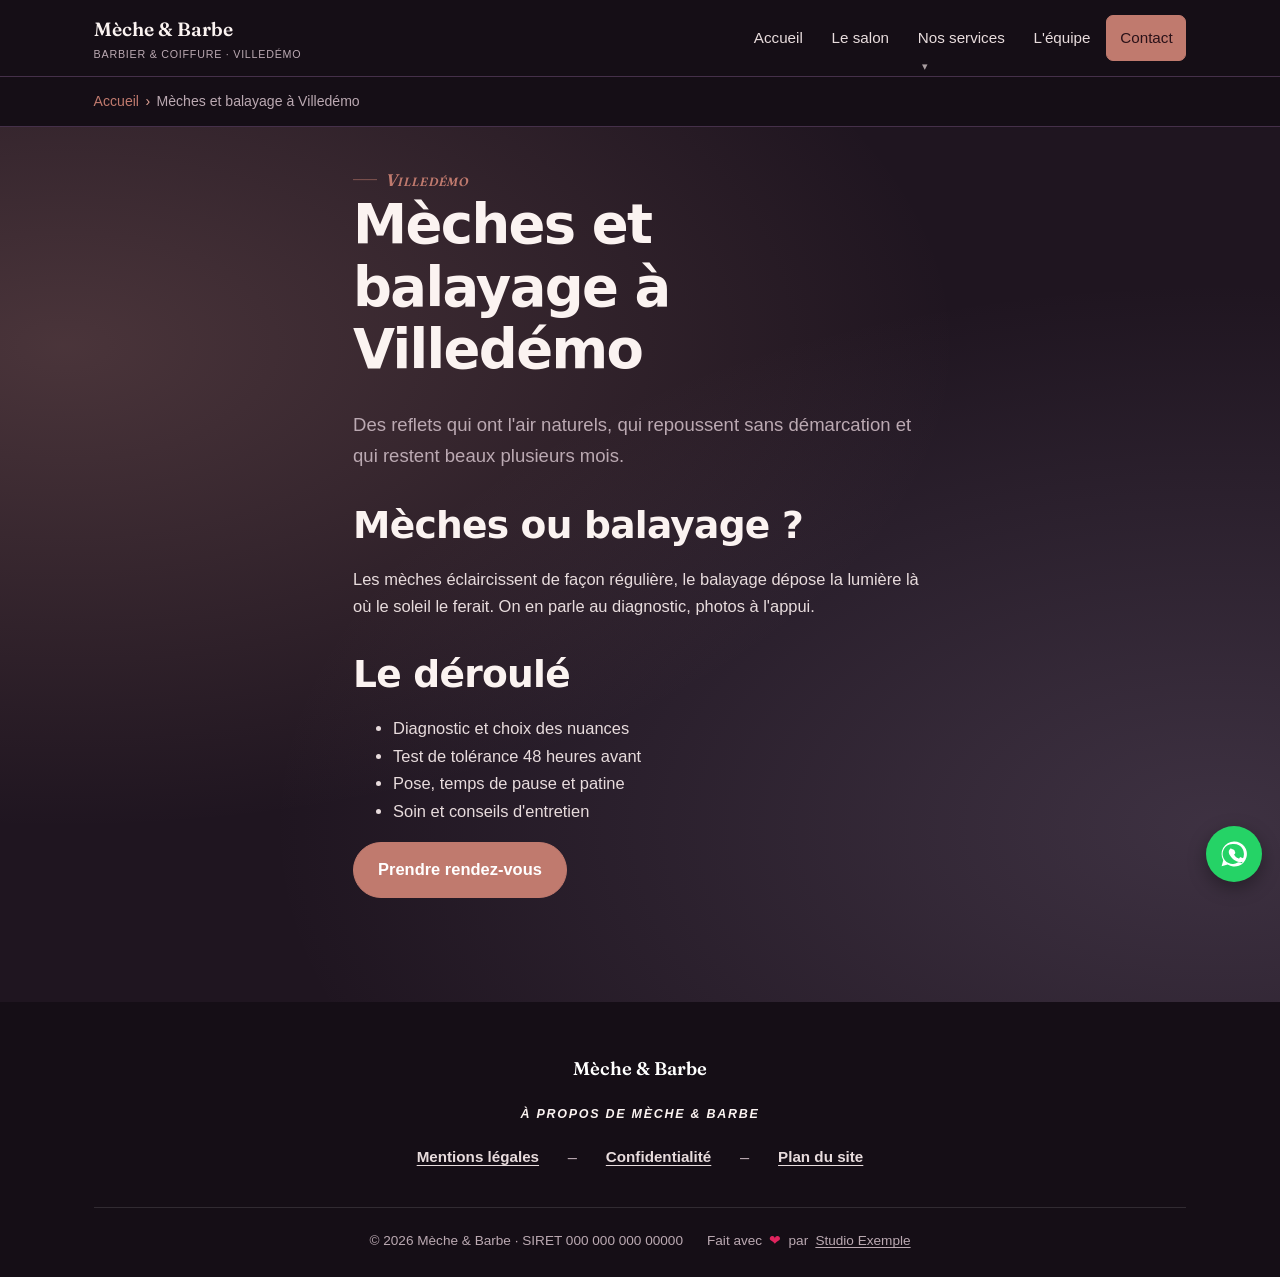
<file: meches-balayage-villedemo.html>
<!DOCTYPE html>
<html lang="fr">
<head>
<meta charset="utf-8">
<meta http-equiv="Content-Security-Policy" content="default-src 'self'; script-src 'self'; style-src 'self'; img-src 'self' data:; font-src 'self'; connect-src 'self'; form-action 'self'; base-uri 'self'; object-src 'none'; frame-ancestors 'none';">
<meta name="viewport" content="width=device-width, initial-scale=1">
<title>Mèches et balayage à Villedémo | Mèche &amp; Barbe</title>
<meta name="description" content="Mèches fines, balayage à main levée et blonds naturels à Villedémo : diagnostic couleur offert, test de tolérance, soin inclus.">
<meta name="robots" content="index, follow, max-image-preview:large">
<link rel="canonical" href="https://www.example.com/meches-balayage-villedemo.html">
<meta property="og:type" content="website">
<meta property="og:site_name" content="Mèche &amp; Barbe">
<meta property="og:title" content="Mèches et balayage à Villedémo | Mèche &amp; Barbe">
<meta property="og:description" content="Mèches fines, balayage à main levée et blonds naturels à Villedémo : diagnostic couleur offert, test de tolérance, soin inclus.">
<meta property="og:locale" content="fr_FR">
<meta property="og:url" content="https://www.example.com/meches-balayage-villedemo.html">
<meta property="og:image" content="https://www.example.com/assets/img/demo-meche-accueil.jpg">
<meta property="og:image:width" content="1200">
<meta property="og:image:height" content="630">
<meta name="twitter:card" content="summary_large_image">
<meta name="theme-color" content="#150e16">
<link rel="manifest" href="site.webmanifest">
<link rel="preload" href="assets/fonts/fraunces-latin.woff2" as="font" type="font/woff2" crossorigin>
<link rel="stylesheet" href="assets/css/style.css">
<script type="application/ld+json">
{
  "@context": "https://schema.org",
  "@type": "BreadcrumbList",
  "itemListElement": [
    { "@type": "ListItem", "position": 1, "name": "Accueil", "item": "https://www.example.com/" },
    { "@type": "ListItem", "position": 2, "name": "Mèches et balayage à Villedémo", "item": "https://www.example.com/meches-balayage-villedemo.html" }
  ]
}
</script>
<script type="application/ld+json">
{
  "@context": "https://schema.org",
  "@type": "Service",
  "name": "Mèches et balayage à Villedémo",
  "provider": {
    "@type": "HairSalon",
    "name": "Mèche & Barbe",
    "telephone": "+33199003344",
    "address": {
      "@type": "PostalAddress",
      "streetAddress": "5 rue des Halles",
      "postalCode": "00000",
      "addressLocality": "Villedémo",
      "addressRegion": "Région Exemple",
      "addressCountry": "FR"
    }
  },
  "description": "Mèches fines, balayage à main levée et blonds naturels à Villedémo : diagnostic couleur offert, test de tolérance, soin inclus."
}
</script>
</head>
<body>
<a class="skip-link" href="#contenu">Aller au contenu</a>

<header class="site-header">
  <div class="container">
    <a class="brand" href="index.html">
      <span>Mèche &amp; Barbe<small>Barbier &amp; coiffure · Villedémo</small></span>
    </a>
    <button class="nav-toggle" type="button" aria-expanded="false" aria-controls="main-nav">Menu</button>
    <nav class="main-nav" id="main-nav" aria-label="Navigation principale">
      <ul>
        <li><a href="index.html">Accueil</a></li>
        <li><a href="index.html#histoire">Le salon</a></li>
        <li class="has-submenu">
          <a href="index.html#services">Nos services</a>
          <ul class="submenu">
            <li class="has-submenu">
              <a href="prestations.html">La carte</a>
              <ul class="submenu">
                <li><a href="prestations.html#meches">Mèches et couleur</a></li>
                <li><a href="prestations.html#coupes">Coupes</a></li>
                <li><a href="prestations.html#barbe">Barbe et rasage</a></li>
              </ul>
            </li>
            <li><a href="meches-balayage-villedemo.html">Mèches et balayage à Villedémo</a></li>
          </ul>
        </li>
        <li><a href="equipe.html">L'équipe</a></li>
        <li><a class="btn" href="index.html#contact">Contact</a></li>
      </ul>
    </nav>
  </div>
</header>
<nav class="breadcrumb" aria-label="Fil d&#39;Ariane"><div class="container"><ol><li><a href="index.html">Accueil</a></li><li aria-current="page">Mèches et balayage à Villedémo</li></ol></div></nav>

<main id="contenu">
  <section class="section">
    <div class="container prose">
      <span class="eyebrow">Villedémo</span>
      <h1>Mèches et balayage à Villedémo</h1>
      <p class="lead">Des reflets qui ont l'air naturels, qui repoussent sans démarcation et qui restent beaux plusieurs mois.</p>

      <h2>Mèches ou balayage ?</h2>
      <p>Les mèches éclaircissent de façon régulière, le balayage dépose la lumière là où le soleil le ferait. On en parle au diagnostic, photos à l'appui.</p>
      <h2>Le déroulé</h2>
      <ul>
        <li>Diagnostic et choix des nuances</li>
        <li>Test de tolérance 48 heures avant</li>
        <li>Pose, temps de pause et patine</li>
        <li>Soin et conseils d'entretien</li>
      </ul>

      <p><a href="index.html?ctx=rdv#contact-form" class="btn">Prendre rendez-vous</a></p>
    </div>
  </section>
</main>

<footer class="site-footer">
  <div class="container footer-centered">
    <a class="footer-brand" href="index.html">
      <strong>Mèche &amp; Barbe</strong>
    </a>
    <h2 class="footer-about-title">À propos de Mèche &amp; Barbe</h2>
    <nav class="footer-links-row" aria-label="Liens du pied de page">
      <a href="mentions-legales.html">Mentions légales</a>
      <span aria-hidden="true">–</span>
      <a href="politique-confidentialite.html">Confidentialité</a>
      <span aria-hidden="true">–</span>
      <a href="plan-du-site.html">Plan du site</a>
    </nav>
    <div class="footer-legal">
      <span>&copy; <span data-year>2026</span> Mèche &amp; Barbe · SIRET 000 000 000 00000</span>
      <span class="footer-credit">Fait avec <span class="footer-heart">❤︎</span> par <button type="button" class="footer-credit-link" data-editeur-objet="Contacter l’éditeur du site" data-editeur-message="Bonjour, je souhaite échanger au sujet d'un projet de site web.">Studio Exemple</button></span>
    </div>
  </div>
</footer>

<!-- Bouton flottant WhatsApp (toutes tailles d'écran). -->
<a class="wa-float" href="https://wa.me/33639980003?text=Bonjour%2C%20je%20souhaite%20prendre%20rendez-vous%20pour%20" target="_blank" rel="noopener noreferrer" aria-label="Écrire sur WhatsApp">
  <svg viewBox="0 0 24 24" aria-hidden="true"><path fill="currentColor" d="M12 2a10 10 0 0 0-8.6 15l-1.3 4.7 4.8-1.3A10 10 0 1 0 12 2m0 2a8 8 0 0 1 6.9 12l.3.5-.8 2.8-2.9-.8-.5.3A8 8 0 1 1 12 4m-2.5 3.6c-.2 0-.5 0-.7.3s-1 1-1 2.4 1 2.8 1.2 3 2 3.2 5 4.4c2.5 1 3 .8 3.6.8s1.7-.7 2-1.4.3-1.3.2-1.4l-1-.5-1.5-.7c-.2-.1-.4-.1-.5.1l-.7.9c-.1.2-.3.2-.5.1s-1-.4-2-1.2c-.7-.7-1.2-1.5-1.4-1.7s0-.4.1-.5l.5-.5c.1-.2.1-.3.2-.5s0-.4 0-.5l-.7-1.7c-.2-.4-.4-.4-.5-.4z"/></svg>
</a>

<script src="assets/js/main.js" defer></script>
<script src="assets/js/contact-dialog.js" defer></script>
<script src="assets/js/editeur-dialog.js" defer></script>

<dialog id="contact-dialog" class="editeur-dialog">
  <form id="contact-form">
    <button type="button" class="editeur-dialog-close" aria-label="Fermer">×</button>
    <h2>Nous écrire</h2>
    <label>Votre nom<input name="nom" autocomplete="name" required maxlength="120"></label>
    <label>Votre adresse e-mail<input name="email" type="email" autocomplete="email" required></label>
    <label>Objet<select name="objet"><option>Prendre rendez-vous</option><option>Question sur des mèches ou une couleur</option><option>Barbe ou rasage</option><option>Autre demande</option></select></label>
    <label>Votre message<textarea name="message" rows="5" required maxlength="5000"></textarea></label>
    <label class="contact-hp" aria-hidden="true" tabindex="-1">Ne pas remplir<input name="site" tabindex="-1" autocomplete="off"></label>
    <p class="form-note" data-contact-note>Nous vous répondons sous la journée.</p>
    <button class="btn" type="submit">Envoyer mon message</button>
  </form>
</dialog>

<dialog id="editeur-dialog" class="editeur-dialog">
  <form id="editeur-form">
    <button type="button" class="editeur-dialog-close" aria-label="Fermer">×</button>
    <h2>Écrire à l’éditeur du site</h2>
    <p class="form-note"><strong>Objet :</strong> <span data-objet-display></span></p>
    <input type="hidden" name="objet" data-objet-input>
    <label>Votre nom<input name="nom" autocomplete="name" required maxlength="120"></label>
    <label>Votre adresse e-mail<input name="email" type="email" autocomplete="email" required></label>
    <label>Votre téléphone (facultatif)<input name="tel" type="tel" autocomplete="tel" maxlength="30"></label>
    <label>Votre message<textarea name="message" rows="5" required maxlength="5000"></textarea></label>
    <label class="contact-hp" aria-hidden="true" tabindex="-1">Ne pas remplir<input name="site" tabindex="-1" autocomplete="off"></label>
    <p class="form-note" data-editeur-note>Votre message sera transmis directement.</p>
    <button class="btn" type="submit">Envoyer</button>
  </form>
</dialog>

</body>
</html>
</file>
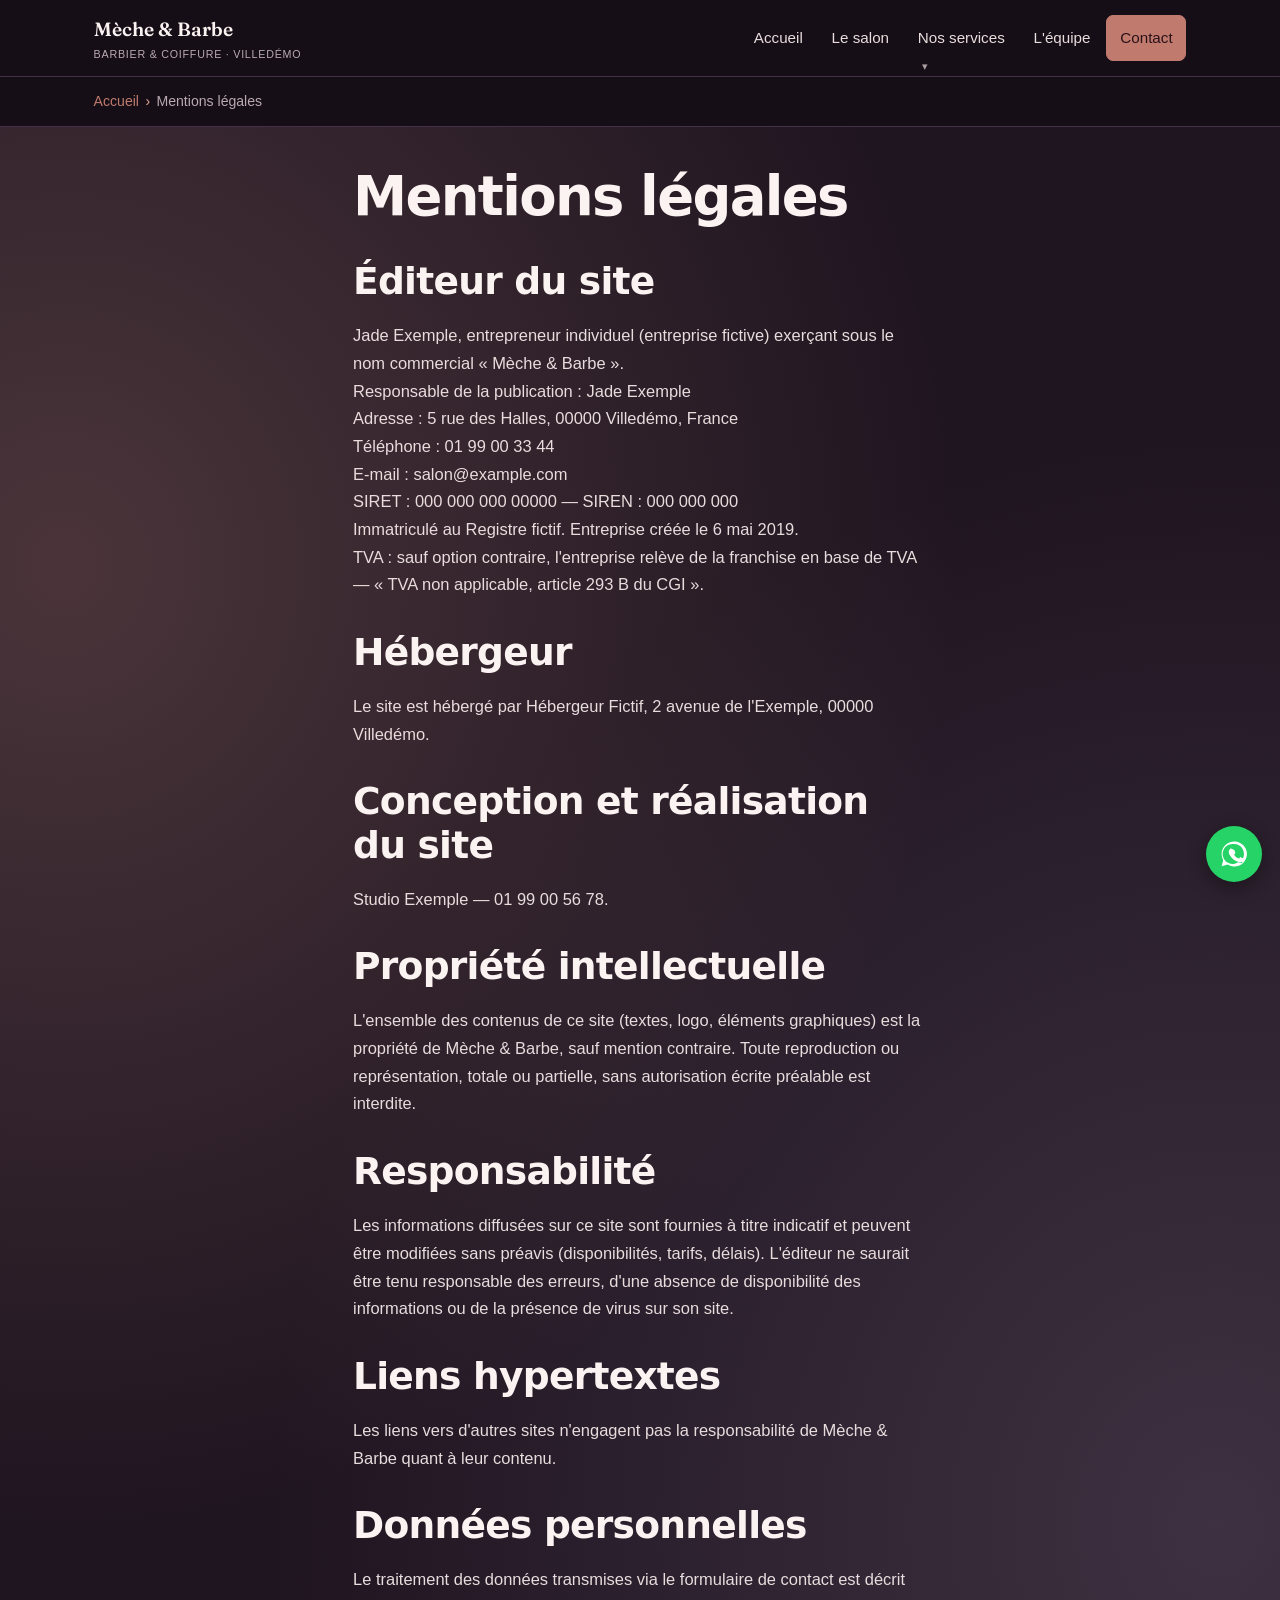
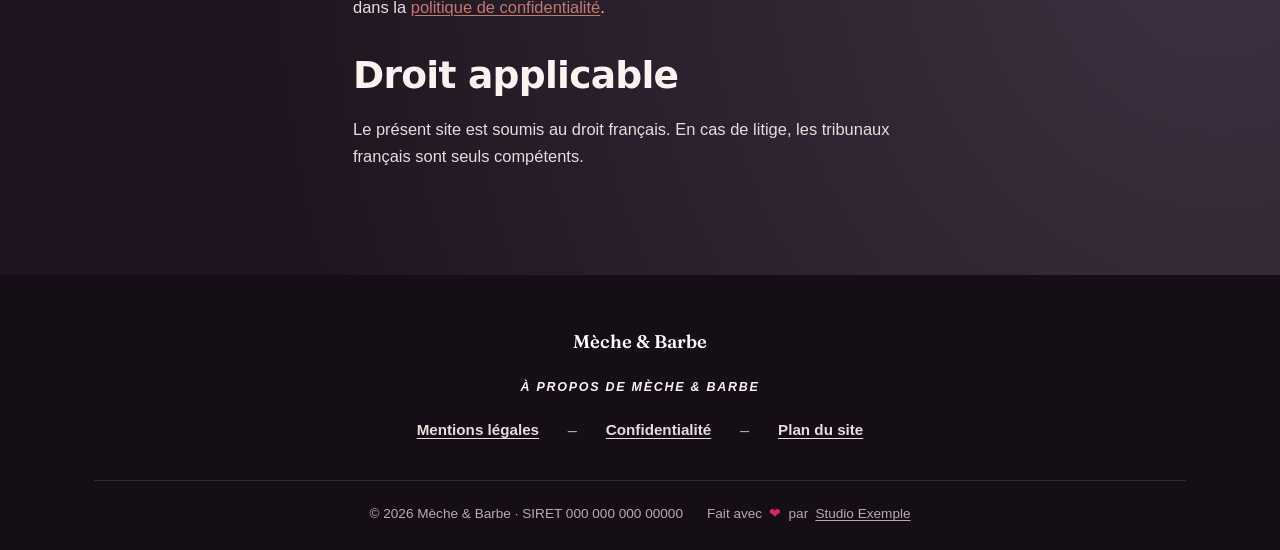
<file: mentions-legales.html>
<!DOCTYPE html>
<html lang="fr">
<head>
<meta charset="utf-8">
<meta http-equiv="Content-Security-Policy" content="default-src 'self'; script-src 'self'; style-src 'self'; img-src 'self' data:; font-src 'self'; connect-src 'self'; form-action 'self'; base-uri 'self'; object-src 'none'; frame-ancestors 'none';">
<meta name="viewport" content="width=device-width, initial-scale=1">
<title>Mentions légales | Mèche &amp; Barbe</title>
<meta name="description" content="Mentions légales du site de Mèche &amp; Barbe.">
<meta name="robots" content="index, follow, max-image-preview:large">
<link rel="canonical" href="https://www.example.com/mentions-legales.html">
<meta property="og:type" content="website">
<meta property="og:site_name" content="Mèche &amp; Barbe">
<meta property="og:title" content="Mentions légales | Mèche &amp; Barbe">
<meta property="og:description" content="Mentions légales du site de Mèche &amp; Barbe.">
<meta property="og:locale" content="fr_FR">
<meta property="og:url" content="https://www.example.com/mentions-legales.html">
<meta property="og:image" content="https://www.example.com/assets/img/demo-meche-accueil.jpg">
<meta property="og:image:width" content="1200">
<meta property="og:image:height" content="630">
<meta name="twitter:card" content="summary_large_image">
<meta name="theme-color" content="#150e16">
<link rel="manifest" href="site.webmanifest">
<link rel="preload" href="assets/fonts/fraunces-latin.woff2" as="font" type="font/woff2" crossorigin>
<link rel="stylesheet" href="assets/css/style.css">
<script type="application/ld+json">
{
  "@context": "https://schema.org",
  "@type": "BreadcrumbList",
  "itemListElement": [
    { "@type": "ListItem", "position": 1, "name": "Accueil", "item": "https://www.example.com/" },
    { "@type": "ListItem", "position": 2, "name": "Mentions légales", "item": "https://www.example.com/mentions-legales.html" }
  ]
}
</script>
</head>
<body>
<a class="skip-link" href="#contenu">Aller au contenu</a>

<header class="site-header">
  <div class="container">
    <a class="brand" href="index.html">
      <span>Mèche &amp; Barbe<small>Barbier &amp; coiffure · Villedémo</small></span>
    </a>
    <button class="nav-toggle" type="button" aria-expanded="false" aria-controls="main-nav">Menu</button>
    <nav class="main-nav" id="main-nav" aria-label="Navigation principale">
      <ul>
        <li><a href="index.html">Accueil</a></li>
        <li><a href="index.html#histoire">Le salon</a></li>
        <li class="has-submenu">
          <a href="index.html#services">Nos services</a>
          <ul class="submenu">
            <li class="has-submenu">
              <a href="prestations.html">La carte</a>
              <ul class="submenu">
                <li><a href="prestations.html#meches">Mèches et couleur</a></li>
                <li><a href="prestations.html#coupes">Coupes</a></li>
                <li><a href="prestations.html#barbe">Barbe et rasage</a></li>
              </ul>
            </li>
            <li><a href="meches-balayage-villedemo.html">Mèches et balayage à Villedémo</a></li>
          </ul>
        </li>
        <li><a href="equipe.html">L'équipe</a></li>
        <li><a class="btn" href="index.html#contact">Contact</a></li>
      </ul>
    </nav>
  </div>
</header>
<nav class="breadcrumb" aria-label="Fil d&#39;Ariane"><div class="container"><ol><li><a href="index.html">Accueil</a></li><li aria-current="page">Mentions légales</li></ol></div></nav>

<main id="contenu">
  <section class="section">
    <div class="container prose">
      <h1>Mentions légales</h1>

      <h2>Éditeur du site</h2>
      <p>
        Jade Exemple, entrepreneur individuel (entreprise fictive) exerçant sous le nom commercial « Mèche &amp; Barbe ».<br>
        Responsable de la publication : Jade Exemple<br>
        Adresse : 5 rue des Halles, 00000 Villedémo, France<br>
        Téléphone : 01 99 00 33 44<br>
        E-mail : salon@example.com<br>
        SIRET : 000 000 000 00000 — SIREN : 000 000 000<br>
        Immatriculé au Registre fictif. Entreprise
        créée le 6 mai 2019.<br>
        TVA : sauf option contraire, l'entreprise relève de la franchise en base de
        TVA — « TVA non applicable, article 293 B du CGI ».
        <!-- Si l'entreprise est assujettie à la TVA : passer legal.tva.regime à « assujetti »
             et renseigner legal.tva.numero dans la configuration. -->
      </p>

      <h2>Hébergeur</h2><p>Le site est hébergé par Hébergeur Fictif, 2 avenue de l'Exemple, 00000 Villedémo.</p>

      <h2>Conception et réalisation du site</h2><p>Studio Exemple — 01 99 00 56 78.</p>

      <h2>Propriété intellectuelle</h2>
      <p>L'ensemble des contenus de ce site (textes, logo, éléments graphiques) est la propriété de Mèche &amp; Barbe, sauf mention contraire. Toute reproduction ou représentation, totale ou partielle, sans autorisation écrite préalable est interdite.</p>

      <h2>Responsabilité</h2>
      <p>Les informations diffusées sur ce site sont fournies à titre indicatif et peuvent être modifiées sans préavis (disponibilités, tarifs, délais). L'éditeur ne saurait être tenu responsable des erreurs, d'une absence de disponibilité des informations ou de la présence de virus sur son site.</p>

      <h2>Liens hypertextes</h2>
      <p>Les liens vers d'autres sites n'engagent pas la responsabilité de Mèche &amp; Barbe quant à leur contenu.</p>

      <h2>Données personnelles</h2>
      <p>Le traitement des données transmises via le formulaire de contact est décrit dans la <a href="politique-confidentialite.html">politique de confidentialité</a>.</p>

      <h2>Droit applicable</h2>
      <p>Le présent site est soumis au droit français. En cas de litige, les tribunaux français sont seuls compétents.</p>
    </div>
  </section>
</main>

<footer class="site-footer">
  <div class="container footer-centered">
    <a class="footer-brand" href="index.html">
      <strong>Mèche &amp; Barbe</strong>
    </a>
    <h2 class="footer-about-title">À propos de Mèche &amp; Barbe</h2>
    <nav class="footer-links-row" aria-label="Liens du pied de page">
      <a href="mentions-legales.html">Mentions légales</a>
      <span aria-hidden="true">–</span>
      <a href="politique-confidentialite.html">Confidentialité</a>
      <span aria-hidden="true">–</span>
      <a href="plan-du-site.html">Plan du site</a>
    </nav>
    <div class="footer-legal">
      <span>&copy; <span data-year>2026</span> Mèche &amp; Barbe · SIRET 000 000 000 00000</span>
      <span class="footer-credit">Fait avec <span class="footer-heart">❤︎</span> par <button type="button" class="footer-credit-link" data-editeur-objet="Contacter l’éditeur du site" data-editeur-message="Bonjour, je souhaite échanger au sujet d'un projet de site web.">Studio Exemple</button></span>
    </div>
  </div>
</footer>

<!-- Bouton flottant WhatsApp (toutes tailles d'écran). -->
<a class="wa-float" href="https://wa.me/33639980003?text=Bonjour%2C%20je%20souhaite%20prendre%20rendez-vous%20pour%20" target="_blank" rel="noopener noreferrer" aria-label="Écrire sur WhatsApp">
  <svg viewBox="0 0 24 24" aria-hidden="true"><path fill="currentColor" d="M12 2a10 10 0 0 0-8.6 15l-1.3 4.7 4.8-1.3A10 10 0 1 0 12 2m0 2a8 8 0 0 1 6.9 12l.3.5-.8 2.8-2.9-.8-.5.3A8 8 0 1 1 12 4m-2.5 3.6c-.2 0-.5 0-.7.3s-1 1-1 2.4 1 2.8 1.2 3 2 3.2 5 4.4c2.5 1 3 .8 3.6.8s1.7-.7 2-1.4.3-1.3.2-1.4l-1-.5-1.5-.7c-.2-.1-.4-.1-.5.1l-.7.9c-.1.2-.3.2-.5.1s-1-.4-2-1.2c-.7-.7-1.2-1.5-1.4-1.7s0-.4.1-.5l.5-.5c.1-.2.1-.3.2-.5s0-.4 0-.5l-.7-1.7c-.2-.4-.4-.4-.5-.4z"/></svg>
</a>

<script src="assets/js/main.js" defer></script>
<script src="assets/js/contact-dialog.js" defer></script>
<script src="assets/js/editeur-dialog.js" defer></script>

<dialog id="contact-dialog" class="editeur-dialog">
  <form id="contact-form">
    <button type="button" class="editeur-dialog-close" aria-label="Fermer">×</button>
    <h2>Nous écrire</h2>
    <label>Votre nom<input name="nom" autocomplete="name" required maxlength="120"></label>
    <label>Votre adresse e-mail<input name="email" type="email" autocomplete="email" required></label>
    <label>Objet<select name="objet"><option>Prendre rendez-vous</option><option>Question sur des mèches ou une couleur</option><option>Barbe ou rasage</option><option>Autre demande</option></select></label>
    <label>Votre message<textarea name="message" rows="5" required maxlength="5000"></textarea></label>
    <label class="contact-hp" aria-hidden="true" tabindex="-1">Ne pas remplir<input name="site" tabindex="-1" autocomplete="off"></label>
    <p class="form-note" data-contact-note>Nous vous répondons sous la journée.</p>
    <button class="btn" type="submit">Envoyer mon message</button>
  </form>
</dialog>

<dialog id="editeur-dialog" class="editeur-dialog">
  <form id="editeur-form">
    <button type="button" class="editeur-dialog-close" aria-label="Fermer">×</button>
    <h2>Écrire à l’éditeur du site</h2>
    <p class="form-note"><strong>Objet :</strong> <span data-objet-display></span></p>
    <input type="hidden" name="objet" data-objet-input>
    <label>Votre nom<input name="nom" autocomplete="name" required maxlength="120"></label>
    <label>Votre adresse e-mail<input name="email" type="email" autocomplete="email" required></label>
    <label>Votre téléphone (facultatif)<input name="tel" type="tel" autocomplete="tel" maxlength="30"></label>
    <label>Votre message<textarea name="message" rows="5" required maxlength="5000"></textarea></label>
    <label class="contact-hp" aria-hidden="true" tabindex="-1">Ne pas remplir<input name="site" tabindex="-1" autocomplete="off"></label>
    <p class="form-note" data-editeur-note>Votre message sera transmis directement.</p>
    <button class="btn" type="submit">Envoyer</button>
  </form>
</dialog>

</body>
</html>
</file>
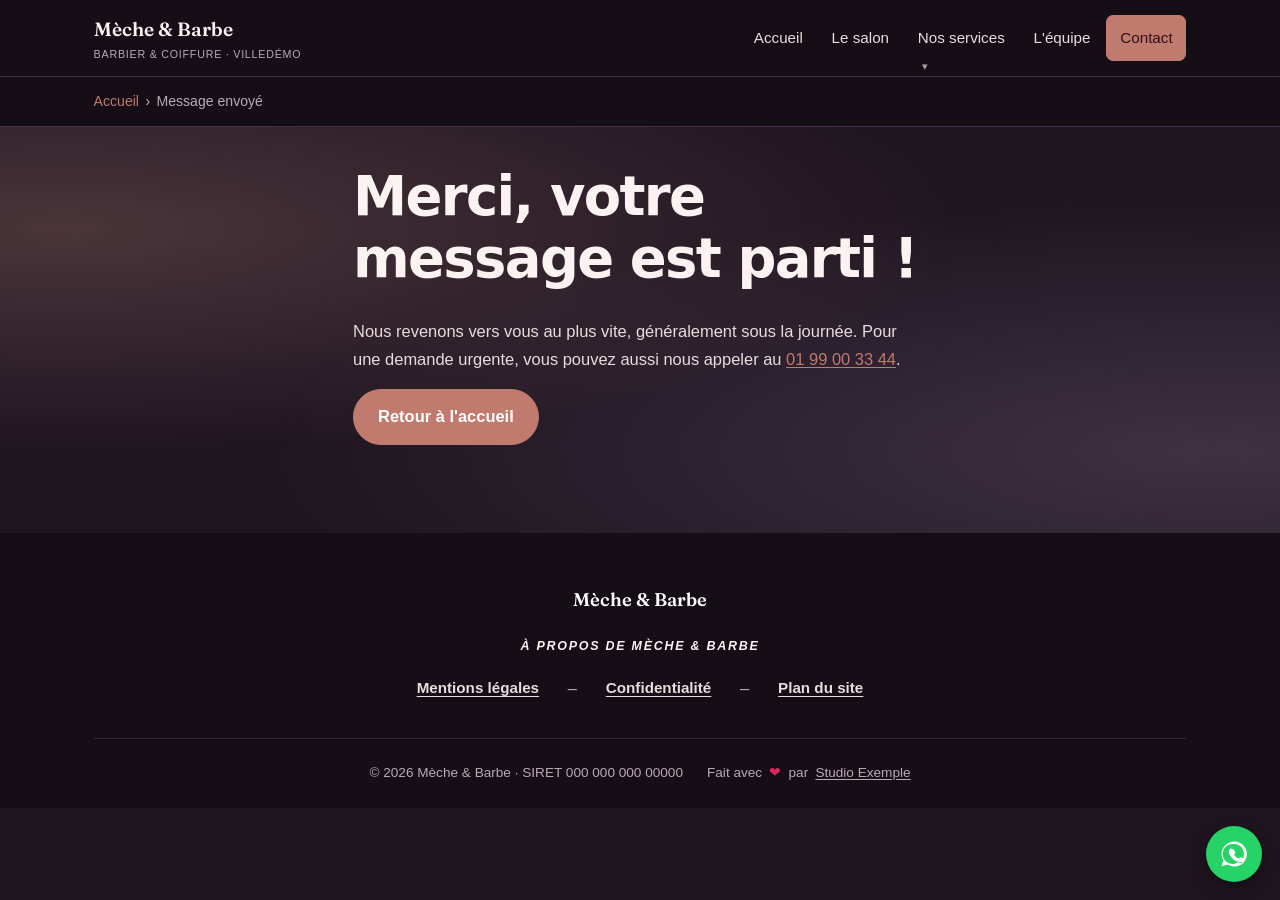
<file: merci.html>
<!DOCTYPE html>
<html lang="fr">
<head>
<meta charset="utf-8">
<meta http-equiv="Content-Security-Policy" content="default-src 'self'; script-src 'self'; style-src 'self'; img-src 'self' data:; font-src 'self'; connect-src 'self'; form-action 'self'; base-uri 'self'; object-src 'none'; frame-ancestors 'none';">
<meta name="viewport" content="width=device-width, initial-scale=1">
<title>Message envoyé | Mèche &amp; Barbe</title>
<meta name="description" content="Votre message a bien été envoyé au salon.">
<meta name="robots" content="noindex, follow">
<link rel="canonical" href="https://www.example.com/merci.html">
<meta name="theme-color" content="#150e16">
<link rel="manifest" href="site.webmanifest">
<link rel="preload" href="assets/fonts/fraunces-latin.woff2" as="font" type="font/woff2" crossorigin>
<link rel="stylesheet" href="assets/css/style.css">
</head>
<body>
<a class="skip-link" href="#contenu">Aller au contenu</a>

<header class="site-header">
  <div class="container">
    <a class="brand" href="index.html">
      <span>Mèche &amp; Barbe<small>Barbier &amp; coiffure · Villedémo</small></span>
    </a>
    <button class="nav-toggle" type="button" aria-expanded="false" aria-controls="main-nav">Menu</button>
    <nav class="main-nav" id="main-nav" aria-label="Navigation principale">
      <ul>
        <li><a href="index.html">Accueil</a></li>
        <li><a href="index.html#histoire">Le salon</a></li>
        <li class="has-submenu">
          <a href="index.html#services">Nos services</a>
          <ul class="submenu">
            <li class="has-submenu">
              <a href="prestations.html">La carte</a>
              <ul class="submenu">
                <li><a href="prestations.html#meches">Mèches et couleur</a></li>
                <li><a href="prestations.html#coupes">Coupes</a></li>
                <li><a href="prestations.html#barbe">Barbe et rasage</a></li>
              </ul>
            </li>
            <li><a href="meches-balayage-villedemo.html">Mèches et balayage à Villedémo</a></li>
          </ul>
        </li>
        <li><a href="equipe.html">L'équipe</a></li>
        <li><a class="btn" href="index.html#contact">Contact</a></li>
      </ul>
    </nav>
  </div>
</header>
<nav class="breadcrumb" aria-label="Fil d&#39;Ariane"><div class="container"><ol><li><a href="index.html">Accueil</a></li><li aria-current="page">Message envoyé</li></ol></div></nav>

<main id="contenu">
  <section class="section">
    <div class="container prose">
      <h1>Merci, votre message est parti&nbsp;!</h1>
      <p>Nous revenons vers vous au plus vite, généralement sous la journée. Pour une demande urgente, vous pouvez aussi nous appeler au <a href="tel:+33199003344">01 99 00 33 44</a>.</p>
      <a class="btn" href="index.html">Retour à l'accueil</a>
    </div>
  </section>
</main>

<footer class="site-footer">
  <div class="container footer-centered">
    <a class="footer-brand" href="index.html">
      <strong>Mèche &amp; Barbe</strong>
    </a>
    <h2 class="footer-about-title">À propos de Mèche &amp; Barbe</h2>
    <nav class="footer-links-row" aria-label="Liens du pied de page">
      <a href="mentions-legales.html">Mentions légales</a>
      <span aria-hidden="true">–</span>
      <a href="politique-confidentialite.html">Confidentialité</a>
      <span aria-hidden="true">–</span>
      <a href="plan-du-site.html">Plan du site</a>
    </nav>
    <div class="footer-legal">
      <span>&copy; <span data-year>2026</span> Mèche &amp; Barbe · SIRET 000 000 000 00000</span>
      <span class="footer-credit">Fait avec <span class="footer-heart">❤︎</span> par <button type="button" class="footer-credit-link" data-editeur-objet="Contacter l’éditeur du site" data-editeur-message="Bonjour, je souhaite échanger au sujet d'un projet de site web.">Studio Exemple</button></span>
    </div>
  </div>
</footer>

<!-- Bouton flottant WhatsApp (toutes tailles d'écran). -->
<a class="wa-float" href="https://wa.me/33639980003?text=Bonjour%2C%20je%20souhaite%20prendre%20rendez-vous%20pour%20" target="_blank" rel="noopener noreferrer" aria-label="Écrire sur WhatsApp">
  <svg viewBox="0 0 24 24" aria-hidden="true"><path fill="currentColor" d="M12 2a10 10 0 0 0-8.6 15l-1.3 4.7 4.8-1.3A10 10 0 1 0 12 2m0 2a8 8 0 0 1 6.9 12l.3.5-.8 2.8-2.9-.8-.5.3A8 8 0 1 1 12 4m-2.5 3.6c-.2 0-.5 0-.7.3s-1 1-1 2.4 1 2.8 1.2 3 2 3.2 5 4.4c2.5 1 3 .8 3.6.8s1.7-.7 2-1.4.3-1.3.2-1.4l-1-.5-1.5-.7c-.2-.1-.4-.1-.5.1l-.7.9c-.1.2-.3.2-.5.1s-1-.4-2-1.2c-.7-.7-1.2-1.5-1.4-1.7s0-.4.1-.5l.5-.5c.1-.2.1-.3.2-.5s0-.4 0-.5l-.7-1.7c-.2-.4-.4-.4-.5-.4z"/></svg>
</a>

<script src="assets/js/main.js" defer></script>
<script src="assets/js/contact-dialog.js" defer></script>
<script src="assets/js/editeur-dialog.js" defer></script>

<dialog id="contact-dialog" class="editeur-dialog">
  <form id="contact-form">
    <button type="button" class="editeur-dialog-close" aria-label="Fermer">×</button>
    <h2>Nous écrire</h2>
    <label>Votre nom<input name="nom" autocomplete="name" required maxlength="120"></label>
    <label>Votre adresse e-mail<input name="email" type="email" autocomplete="email" required></label>
    <label>Objet<select name="objet"><option>Prendre rendez-vous</option><option>Question sur des mèches ou une couleur</option><option>Barbe ou rasage</option><option>Autre demande</option></select></label>
    <label>Votre message<textarea name="message" rows="5" required maxlength="5000"></textarea></label>
    <label class="contact-hp" aria-hidden="true" tabindex="-1">Ne pas remplir<input name="site" tabindex="-1" autocomplete="off"></label>
    <p class="form-note" data-contact-note>Nous vous répondons sous la journée.</p>
    <button class="btn" type="submit">Envoyer mon message</button>
  </form>
</dialog>

<dialog id="editeur-dialog" class="editeur-dialog">
  <form id="editeur-form">
    <button type="button" class="editeur-dialog-close" aria-label="Fermer">×</button>
    <h2>Écrire à l’éditeur du site</h2>
    <p class="form-note"><strong>Objet :</strong> <span data-objet-display></span></p>
    <input type="hidden" name="objet" data-objet-input>
    <label>Votre nom<input name="nom" autocomplete="name" required maxlength="120"></label>
    <label>Votre adresse e-mail<input name="email" type="email" autocomplete="email" required></label>
    <label>Votre téléphone (facultatif)<input name="tel" type="tel" autocomplete="tel" maxlength="30"></label>
    <label>Votre message<textarea name="message" rows="5" required maxlength="5000"></textarea></label>
    <label class="contact-hp" aria-hidden="true" tabindex="-1">Ne pas remplir<input name="site" tabindex="-1" autocomplete="off"></label>
    <p class="form-note" data-editeur-note>Votre message sera transmis directement.</p>
    <button class="btn" type="submit">Envoyer</button>
  </form>
</dialog>

</body>
</html>
</file>
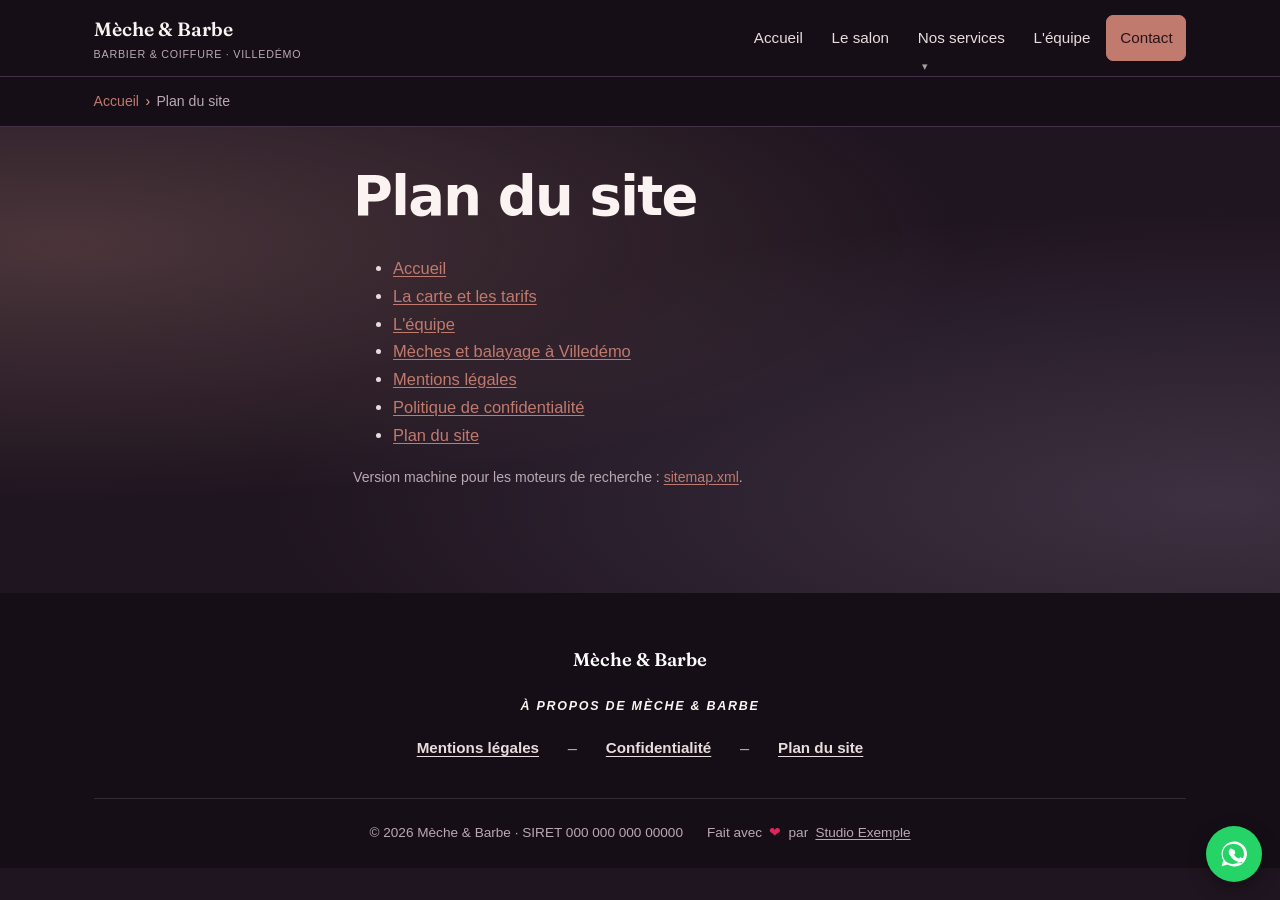
<file: plan-du-site.html>
<!DOCTYPE html>
<html lang="fr">
<head>
<meta charset="utf-8">
<meta http-equiv="Content-Security-Policy" content="default-src 'self'; script-src 'self'; style-src 'self'; img-src 'self' data:; font-src 'self'; connect-src 'self'; form-action 'self'; base-uri 'self'; object-src 'none'; frame-ancestors 'none';">
<meta name="viewport" content="width=device-width, initial-scale=1">
<title>Plan du site | Mèche &amp; Barbe</title>
<meta name="description" content="Toutes les pages du site.">
<meta name="robots" content="index, follow, max-image-preview:large">
<link rel="canonical" href="https://www.example.com/plan-du-site.html">
<meta property="og:type" content="website">
<meta property="og:site_name" content="Mèche &amp; Barbe">
<meta property="og:title" content="Plan du site | Mèche &amp; Barbe">
<meta property="og:description" content="Toutes les pages du site.">
<meta property="og:locale" content="fr_FR">
<meta property="og:url" content="https://www.example.com/plan-du-site.html">
<meta property="og:image" content="https://www.example.com/assets/img/demo-meche-accueil.jpg">
<meta property="og:image:width" content="1200">
<meta property="og:image:height" content="630">
<meta name="twitter:card" content="summary_large_image">
<meta name="theme-color" content="#150e16">
<link rel="manifest" href="site.webmanifest">
<link rel="preload" href="assets/fonts/fraunces-latin.woff2" as="font" type="font/woff2" crossorigin>
<link rel="stylesheet" href="assets/css/style.css">
<script type="application/ld+json">
{
  "@context": "https://schema.org",
  "@type": "BreadcrumbList",
  "itemListElement": [
    { "@type": "ListItem", "position": 1, "name": "Accueil", "item": "https://www.example.com/" },
    { "@type": "ListItem", "position": 2, "name": "Plan du site", "item": "https://www.example.com/plan-du-site.html" }
  ]
}
</script>
</head>
<body>
<a class="skip-link" href="#contenu">Aller au contenu</a>

<header class="site-header">
  <div class="container">
    <a class="brand" href="index.html">
      <span>Mèche &amp; Barbe<small>Barbier &amp; coiffure · Villedémo</small></span>
    </a>
    <button class="nav-toggle" type="button" aria-expanded="false" aria-controls="main-nav">Menu</button>
    <nav class="main-nav" id="main-nav" aria-label="Navigation principale">
      <ul>
        <li><a href="index.html">Accueil</a></li>
        <li><a href="index.html#histoire">Le salon</a></li>
        <li class="has-submenu">
          <a href="index.html#services">Nos services</a>
          <ul class="submenu">
            <li class="has-submenu">
              <a href="prestations.html">La carte</a>
              <ul class="submenu">
                <li><a href="prestations.html#meches">Mèches et couleur</a></li>
                <li><a href="prestations.html#coupes">Coupes</a></li>
                <li><a href="prestations.html#barbe">Barbe et rasage</a></li>
              </ul>
            </li>
            <li><a href="meches-balayage-villedemo.html">Mèches et balayage à Villedémo</a></li>
          </ul>
        </li>
        <li><a href="equipe.html">L'équipe</a></li>
        <li><a class="btn" href="index.html#contact">Contact</a></li>
      </ul>
    </nav>
  </div>
</header>
<nav class="breadcrumb" aria-label="Fil d&#39;Ariane"><div class="container"><ol><li><a href="index.html">Accueil</a></li><li aria-current="page">Plan du site</li></ol></div></nav>

<main id="contenu">
  <section class="section">
    <div class="container prose">
      <h1>Plan du site</h1>
      <ul>
        <li><a href="index.html">Accueil</a></li>
        <li><a href="prestations.html">La carte et les tarifs</a></li>
        <li><a href="equipe.html">L'équipe</a></li>
        <li><a href="meches-balayage-villedemo.html">Mèches et balayage à Villedémo</a></li>
        <li><a href="mentions-legales.html">Mentions légales</a></li>
        <li><a href="politique-confidentialite.html">Politique de confidentialité</a></li>
        <li><a href="plan-du-site.html">Plan du site</a></li>
      </ul>
      <p class="form-note">Version machine pour les moteurs de recherche : <a href="sitemap.xml">sitemap.xml</a>.</p>
    </div>
  </section>
</main>

<footer class="site-footer">
  <div class="container footer-centered">
    <a class="footer-brand" href="index.html">
      <strong>Mèche &amp; Barbe</strong>
    </a>
    <h2 class="footer-about-title">À propos de Mèche &amp; Barbe</h2>
    <nav class="footer-links-row" aria-label="Liens du pied de page">
      <a href="mentions-legales.html">Mentions légales</a>
      <span aria-hidden="true">–</span>
      <a href="politique-confidentialite.html">Confidentialité</a>
      <span aria-hidden="true">–</span>
      <a href="plan-du-site.html">Plan du site</a>
    </nav>
    <div class="footer-legal">
      <span>&copy; <span data-year>2026</span> Mèche &amp; Barbe · SIRET 000 000 000 00000</span>
      <span class="footer-credit">Fait avec <span class="footer-heart">❤︎</span> par <button type="button" class="footer-credit-link" data-editeur-objet="Contacter l’éditeur du site" data-editeur-message="Bonjour, je souhaite échanger au sujet d'un projet de site web.">Studio Exemple</button></span>
    </div>
  </div>
</footer>

<!-- Bouton flottant WhatsApp (toutes tailles d'écran). -->
<a class="wa-float" href="https://wa.me/33639980003?text=Bonjour%2C%20je%20souhaite%20prendre%20rendez-vous%20pour%20" target="_blank" rel="noopener noreferrer" aria-label="Écrire sur WhatsApp">
  <svg viewBox="0 0 24 24" aria-hidden="true"><path fill="currentColor" d="M12 2a10 10 0 0 0-8.6 15l-1.3 4.7 4.8-1.3A10 10 0 1 0 12 2m0 2a8 8 0 0 1 6.9 12l.3.5-.8 2.8-2.9-.8-.5.3A8 8 0 1 1 12 4m-2.5 3.6c-.2 0-.5 0-.7.3s-1 1-1 2.4 1 2.8 1.2 3 2 3.2 5 4.4c2.5 1 3 .8 3.6.8s1.7-.7 2-1.4.3-1.3.2-1.4l-1-.5-1.5-.7c-.2-.1-.4-.1-.5.1l-.7.9c-.1.2-.3.2-.5.1s-1-.4-2-1.2c-.7-.7-1.2-1.5-1.4-1.7s0-.4.1-.5l.5-.5c.1-.2.1-.3.2-.5s0-.4 0-.5l-.7-1.7c-.2-.4-.4-.4-.5-.4z"/></svg>
</a>

<script src="assets/js/main.js" defer></script>
<script src="assets/js/contact-dialog.js" defer></script>
<script src="assets/js/editeur-dialog.js" defer></script>

<dialog id="contact-dialog" class="editeur-dialog">
  <form id="contact-form">
    <button type="button" class="editeur-dialog-close" aria-label="Fermer">×</button>
    <h2>Nous écrire</h2>
    <label>Votre nom<input name="nom" autocomplete="name" required maxlength="120"></label>
    <label>Votre adresse e-mail<input name="email" type="email" autocomplete="email" required></label>
    <label>Objet<select name="objet"><option>Prendre rendez-vous</option><option>Question sur des mèches ou une couleur</option><option>Barbe ou rasage</option><option>Autre demande</option></select></label>
    <label>Votre message<textarea name="message" rows="5" required maxlength="5000"></textarea></label>
    <label class="contact-hp" aria-hidden="true" tabindex="-1">Ne pas remplir<input name="site" tabindex="-1" autocomplete="off"></label>
    <p class="form-note" data-contact-note>Nous vous répondons sous la journée.</p>
    <button class="btn" type="submit">Envoyer mon message</button>
  </form>
</dialog>

<dialog id="editeur-dialog" class="editeur-dialog">
  <form id="editeur-form">
    <button type="button" class="editeur-dialog-close" aria-label="Fermer">×</button>
    <h2>Écrire à l’éditeur du site</h2>
    <p class="form-note"><strong>Objet :</strong> <span data-objet-display></span></p>
    <input type="hidden" name="objet" data-objet-input>
    <label>Votre nom<input name="nom" autocomplete="name" required maxlength="120"></label>
    <label>Votre adresse e-mail<input name="email" type="email" autocomplete="email" required></label>
    <label>Votre téléphone (facultatif)<input name="tel" type="tel" autocomplete="tel" maxlength="30"></label>
    <label>Votre message<textarea name="message" rows="5" required maxlength="5000"></textarea></label>
    <label class="contact-hp" aria-hidden="true" tabindex="-1">Ne pas remplir<input name="site" tabindex="-1" autocomplete="off"></label>
    <p class="form-note" data-editeur-note>Votre message sera transmis directement.</p>
    <button class="btn" type="submit">Envoyer</button>
  </form>
</dialog>

</body>
</html>
</file>
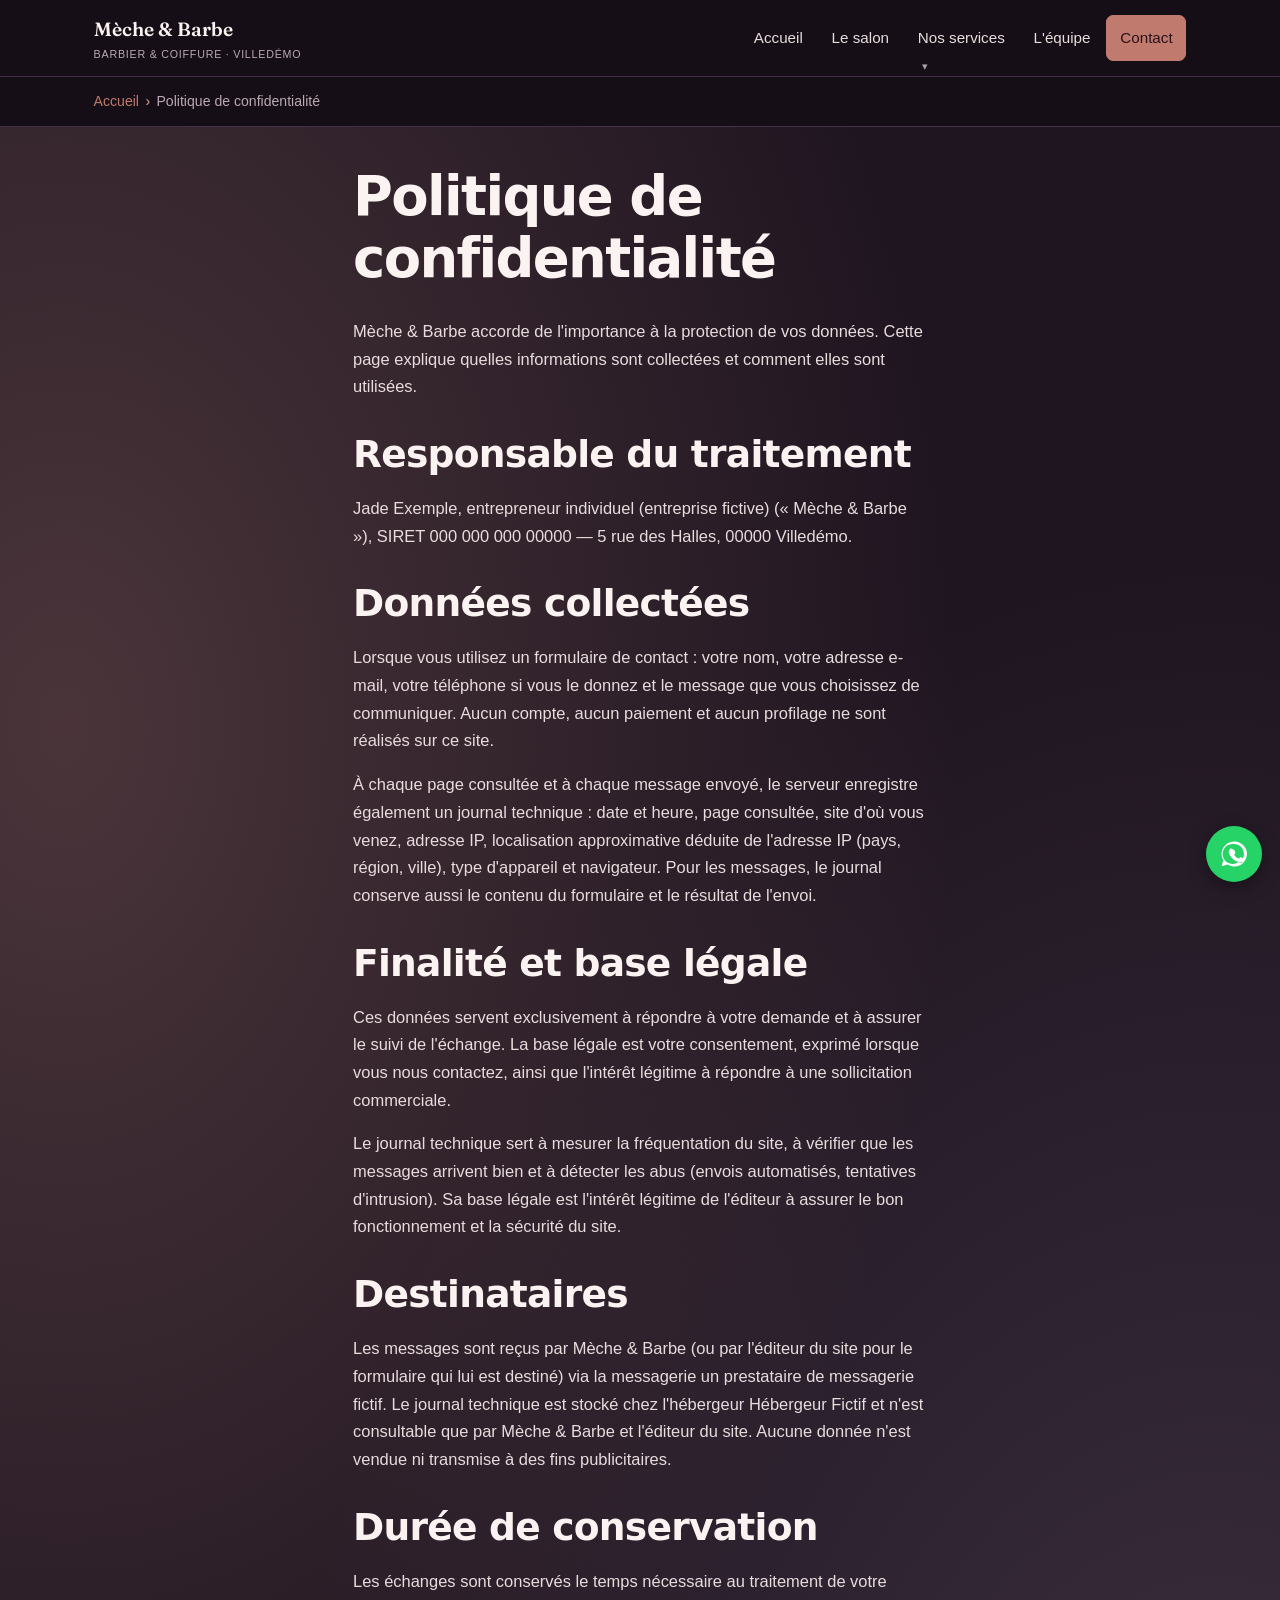
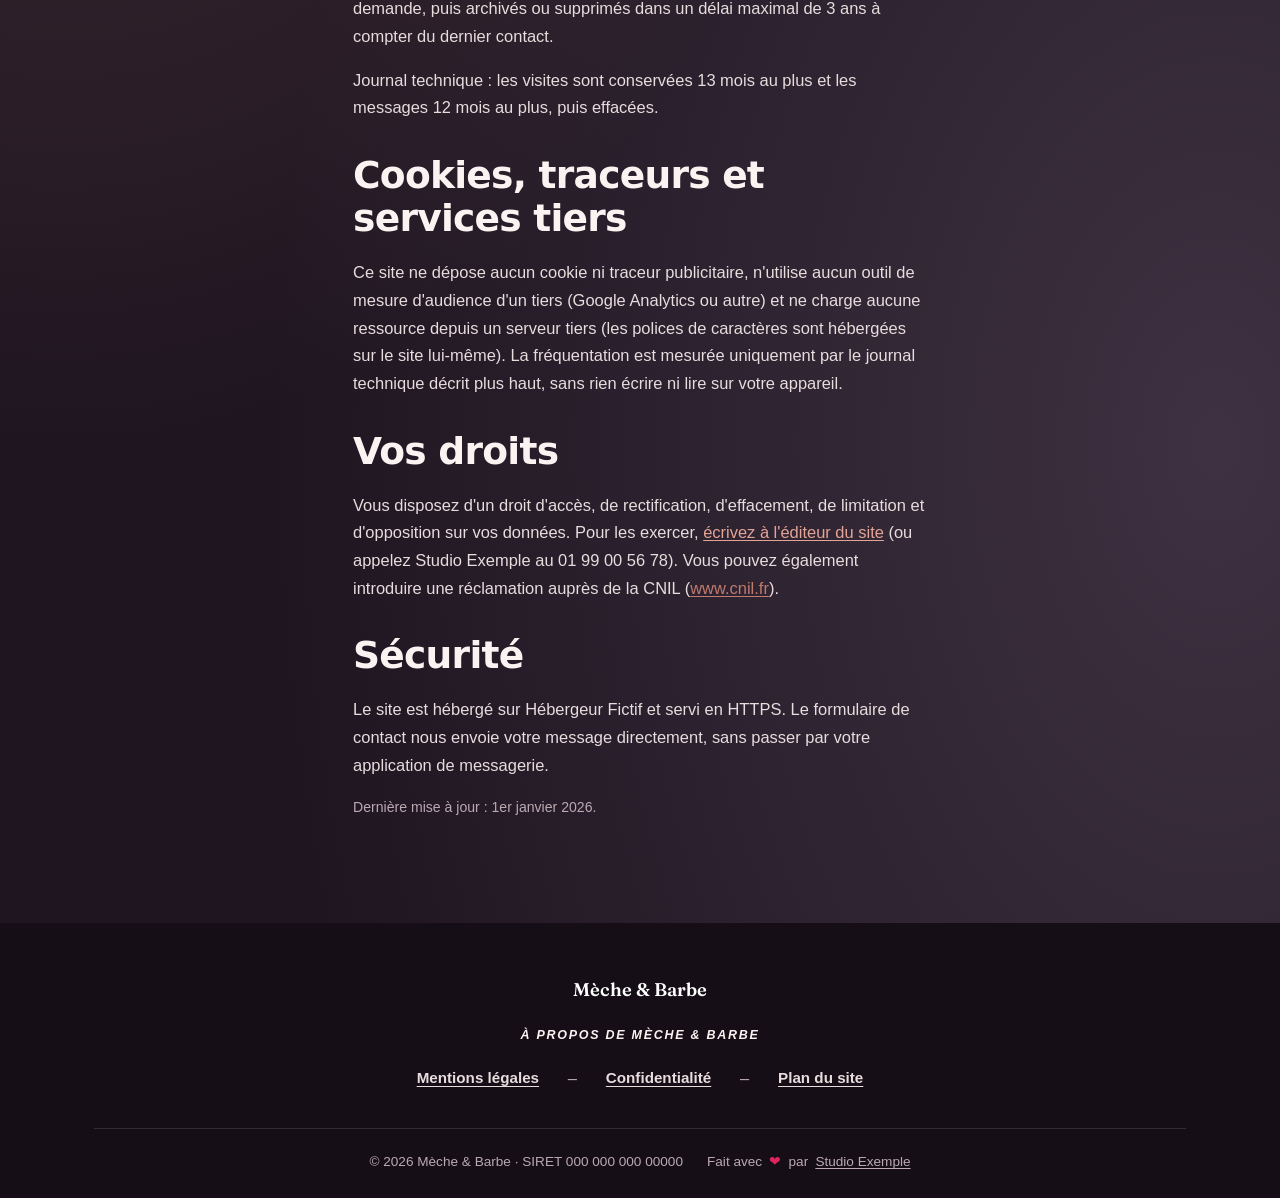
<file: politique-confidentialite.html>
<!DOCTYPE html>
<html lang="fr">
<head>
<meta charset="utf-8">
<meta http-equiv="Content-Security-Policy" content="default-src 'self'; script-src 'self'; style-src 'self'; img-src 'self' data:; font-src 'self'; connect-src 'self'; form-action 'self'; base-uri 'self'; object-src 'none'; frame-ancestors 'none';">
<meta name="viewport" content="width=device-width, initial-scale=1">
<title>Politique de confidentialité | Mèche &amp; Barbe</title>
<meta name="description" content="Comment vos données sont utilisées lorsque vous nous contactez.">
<meta name="robots" content="index, follow, max-image-preview:large">
<link rel="canonical" href="https://www.example.com/politique-confidentialite.html">
<meta property="og:type" content="website">
<meta property="og:site_name" content="Mèche &amp; Barbe">
<meta property="og:title" content="Politique de confidentialité | Mèche &amp; Barbe">
<meta property="og:description" content="Comment vos données sont utilisées lorsque vous nous contactez.">
<meta property="og:locale" content="fr_FR">
<meta property="og:url" content="https://www.example.com/politique-confidentialite.html">
<meta property="og:image" content="https://www.example.com/assets/img/demo-meche-accueil.jpg">
<meta property="og:image:width" content="1200">
<meta property="og:image:height" content="630">
<meta name="twitter:card" content="summary_large_image">
<meta name="theme-color" content="#150e16">
<link rel="manifest" href="site.webmanifest">
<link rel="preload" href="assets/fonts/fraunces-latin.woff2" as="font" type="font/woff2" crossorigin>
<link rel="stylesheet" href="assets/css/style.css">
<script type="application/ld+json">
{
  "@context": "https://schema.org",
  "@type": "BreadcrumbList",
  "itemListElement": [
    { "@type": "ListItem", "position": 1, "name": "Accueil", "item": "https://www.example.com/" },
    { "@type": "ListItem", "position": 2, "name": "Politique de confidentialité", "item": "https://www.example.com/politique-confidentialite.html" }
  ]
}
</script>
</head>
<body>
<a class="skip-link" href="#contenu">Aller au contenu</a>

<header class="site-header">
  <div class="container">
    <a class="brand" href="index.html">
      <span>Mèche &amp; Barbe<small>Barbier &amp; coiffure · Villedémo</small></span>
    </a>
    <button class="nav-toggle" type="button" aria-expanded="false" aria-controls="main-nav">Menu</button>
    <nav class="main-nav" id="main-nav" aria-label="Navigation principale">
      <ul>
        <li><a href="index.html">Accueil</a></li>
        <li><a href="index.html#histoire">Le salon</a></li>
        <li class="has-submenu">
          <a href="index.html#services">Nos services</a>
          <ul class="submenu">
            <li class="has-submenu">
              <a href="prestations.html">La carte</a>
              <ul class="submenu">
                <li><a href="prestations.html#meches">Mèches et couleur</a></li>
                <li><a href="prestations.html#coupes">Coupes</a></li>
                <li><a href="prestations.html#barbe">Barbe et rasage</a></li>
              </ul>
            </li>
            <li><a href="meches-balayage-villedemo.html">Mèches et balayage à Villedémo</a></li>
          </ul>
        </li>
        <li><a href="equipe.html">L'équipe</a></li>
        <li><a class="btn" href="index.html#contact">Contact</a></li>
      </ul>
    </nav>
  </div>
</header>
<nav class="breadcrumb" aria-label="Fil d&#39;Ariane"><div class="container"><ol><li><a href="index.html">Accueil</a></li><li aria-current="page">Politique de confidentialité</li></ol></div></nav>

<main id="contenu">
  <section class="section">
    <div class="container prose">
      <h1>Politique de confidentialité</h1>
      <p>Mèche &amp; Barbe accorde de l'importance à la protection de vos données. Cette page explique quelles informations sont collectées et comment elles sont utilisées.</p>

      <h2>Responsable du traitement</h2>
      <p>Jade Exemple, entrepreneur individuel (entreprise fictive) (« Mèche &amp; Barbe »), SIRET 000 000 000 00000 — 5 rue des Halles, 00000 Villedémo.</p>

      <h2>Données collectées</h2>
      <p>Lorsque vous utilisez un formulaire de contact : votre nom, votre adresse e-mail, votre téléphone si vous le donnez et le message que vous choisissez de communiquer. Aucun compte, aucun paiement et aucun profilage ne sont réalisés sur ce site.</p>
      <p>À chaque page consultée et à chaque message envoyé, le serveur enregistre également un journal technique : date et heure, page consultée, site d'où vous venez, adresse IP, localisation approximative déduite de l'adresse IP (pays, région, ville), type d'appareil et navigateur. Pour les messages, le journal conserve aussi le contenu du formulaire et le résultat de l'envoi.</p>

      <h2>Finalité et base légale</h2>
      <p>Ces données servent exclusivement à répondre à votre demande et à assurer le suivi de l'échange. La base légale est votre consentement, exprimé lorsque vous nous contactez, ainsi que l'intérêt légitime à répondre à une sollicitation commerciale.</p>
      <p>Le journal technique sert à mesurer la fréquentation du site, à vérifier que les messages arrivent bien et à détecter les abus (envois automatisés, tentatives d'intrusion). Sa base légale est l'intérêt légitime de l'éditeur à assurer le bon fonctionnement et la sécurité du site.</p>

      <h2>Destinataires</h2>
      <p>Les messages sont reçus par Mèche &amp; Barbe (ou par l'éditeur du site pour le formulaire qui lui est destiné) via la messagerie un prestataire de messagerie fictif. Le journal technique est stocké chez l'hébergeur Hébergeur Fictif et n'est consultable que par Mèche &amp; Barbe et l'éditeur du site. Aucune donnée n'est vendue ni transmise à des fins publicitaires.</p>

      <h2>Durée de conservation</h2>
      <p>Les échanges sont conservés le temps nécessaire au traitement de votre demande, puis archivés ou supprimés dans un délai maximal de 3 ans à compter du dernier contact.</p>
      <p>Journal technique : les visites sont conservées 13 mois au plus et les messages 12 mois au plus, puis effacées.</p>

      <h2>Cookies, traceurs et services tiers</h2>
      <p>Ce site ne dépose aucun cookie ni traceur publicitaire, n'utilise aucun outil de mesure d'audience d'un tiers (Google Analytics ou autre) et ne charge aucune ressource depuis un serveur tiers (les polices de caractères sont hébergées sur le site lui-même). La fréquentation est mesurée uniquement par le journal technique décrit plus haut, sans rien écrire ni lire sur votre appareil.</p>

      <h2>Vos droits</h2>
      <p>Vous disposez d'un droit d'accès, de rectification, d'effacement, de limitation et d'opposition sur vos données. Pour les exercer, <button type="button" class="link-btn" data-editeur-objet="Droit au retrait d’information" data-editeur-message="Je souhaite exercer mes droits sur mes données personnelles (accès, rectification ou effacement). Voici ma demande : ">écrivez à l'éditeur du site</button> (ou appelez Studio Exemple au 01 99 00 56 78). Vous pouvez également introduire une réclamation auprès de la CNIL (<a href="https://www.cnil.fr" rel="noopener noreferrer" target="_blank">www.cnil.fr</a>).</p>

      <h2>Sécurité</h2>
      <p>Le site est hébergé sur Hébergeur Fictif et servi en HTTPS. Le formulaire de contact nous envoie votre message directement, sans passer par votre application de messagerie.</p>

      <p class="form-note">Dernière mise à jour : 1er janvier 2026.</p>
    </div>
  </section>
</main>

<footer class="site-footer">
  <div class="container footer-centered">
    <a class="footer-brand" href="index.html">
      <strong>Mèche &amp; Barbe</strong>
    </a>
    <h2 class="footer-about-title">À propos de Mèche &amp; Barbe</h2>
    <nav class="footer-links-row" aria-label="Liens du pied de page">
      <a href="mentions-legales.html">Mentions légales</a>
      <span aria-hidden="true">–</span>
      <a href="politique-confidentialite.html">Confidentialité</a>
      <span aria-hidden="true">–</span>
      <a href="plan-du-site.html">Plan du site</a>
    </nav>
    <div class="footer-legal">
      <span>&copy; <span data-year>2026</span> Mèche &amp; Barbe · SIRET 000 000 000 00000</span>
      <span class="footer-credit">Fait avec <span class="footer-heart">❤︎</span> par <button type="button" class="footer-credit-link" data-editeur-objet="Contacter l’éditeur du site" data-editeur-message="Bonjour, je souhaite échanger au sujet d'un projet de site web.">Studio Exemple</button></span>
    </div>
  </div>
</footer>

<!-- Bouton flottant WhatsApp (toutes tailles d'écran). -->
<a class="wa-float" href="https://wa.me/33639980003?text=Bonjour%2C%20je%20souhaite%20prendre%20rendez-vous%20pour%20" target="_blank" rel="noopener noreferrer" aria-label="Écrire sur WhatsApp">
  <svg viewBox="0 0 24 24" aria-hidden="true"><path fill="currentColor" d="M12 2a10 10 0 0 0-8.6 15l-1.3 4.7 4.8-1.3A10 10 0 1 0 12 2m0 2a8 8 0 0 1 6.9 12l.3.5-.8 2.8-2.9-.8-.5.3A8 8 0 1 1 12 4m-2.5 3.6c-.2 0-.5 0-.7.3s-1 1-1 2.4 1 2.8 1.2 3 2 3.2 5 4.4c2.5 1 3 .8 3.6.8s1.7-.7 2-1.4.3-1.3.2-1.4l-1-.5-1.5-.7c-.2-.1-.4-.1-.5.1l-.7.9c-.1.2-.3.2-.5.1s-1-.4-2-1.2c-.7-.7-1.2-1.5-1.4-1.7s0-.4.1-.5l.5-.5c.1-.2.1-.3.2-.5s0-.4 0-.5l-.7-1.7c-.2-.4-.4-.4-.5-.4z"/></svg>
</a>

<script src="assets/js/main.js" defer></script>
<script src="assets/js/contact-dialog.js" defer></script>
<script src="assets/js/editeur-dialog.js" defer></script>

<dialog id="contact-dialog" class="editeur-dialog">
  <form id="contact-form">
    <button type="button" class="editeur-dialog-close" aria-label="Fermer">×</button>
    <h2>Nous écrire</h2>
    <label>Votre nom<input name="nom" autocomplete="name" required maxlength="120"></label>
    <label>Votre adresse e-mail<input name="email" type="email" autocomplete="email" required></label>
    <label>Objet<select name="objet"><option>Prendre rendez-vous</option><option>Question sur des mèches ou une couleur</option><option>Barbe ou rasage</option><option>Autre demande</option></select></label>
    <label>Votre message<textarea name="message" rows="5" required maxlength="5000"></textarea></label>
    <label class="contact-hp" aria-hidden="true" tabindex="-1">Ne pas remplir<input name="site" tabindex="-1" autocomplete="off"></label>
    <p class="form-note" data-contact-note>Nous vous répondons sous la journée.</p>
    <button class="btn" type="submit">Envoyer mon message</button>
  </form>
</dialog>

<dialog id="editeur-dialog" class="editeur-dialog">
  <form id="editeur-form">
    <button type="button" class="editeur-dialog-close" aria-label="Fermer">×</button>
    <h2>Écrire à l’éditeur du site</h2>
    <p class="form-note"><strong>Objet :</strong> <span data-objet-display></span></p>
    <input type="hidden" name="objet" data-objet-input>
    <label>Votre nom<input name="nom" autocomplete="name" required maxlength="120"></label>
    <label>Votre adresse e-mail<input name="email" type="email" autocomplete="email" required></label>
    <label>Votre téléphone (facultatif)<input name="tel" type="tel" autocomplete="tel" maxlength="30"></label>
    <label>Votre message<textarea name="message" rows="5" required maxlength="5000"></textarea></label>
    <label class="contact-hp" aria-hidden="true" tabindex="-1">Ne pas remplir<input name="site" tabindex="-1" autocomplete="off"></label>
    <p class="form-note" data-editeur-note>Votre message sera transmis directement.</p>
    <button class="btn" type="submit">Envoyer</button>
  </form>
</dialog>

</body>
</html>
</file>
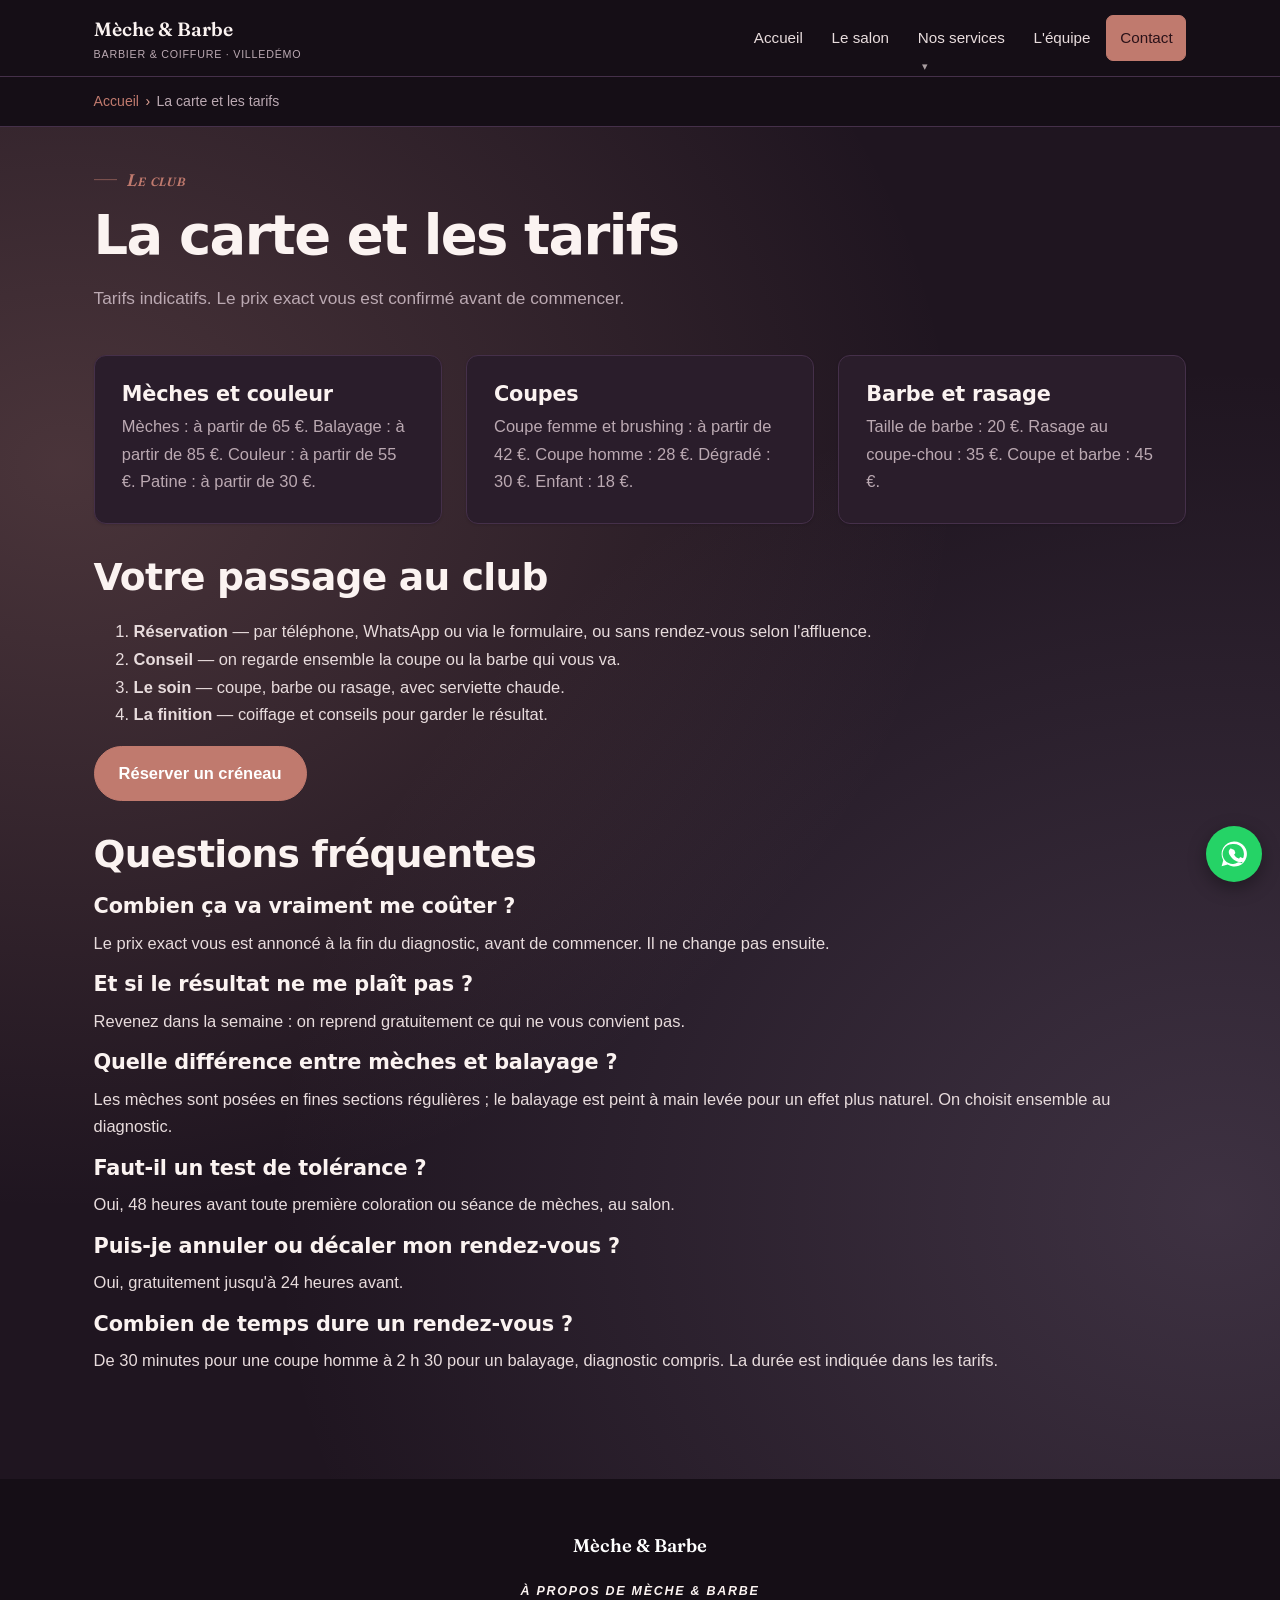
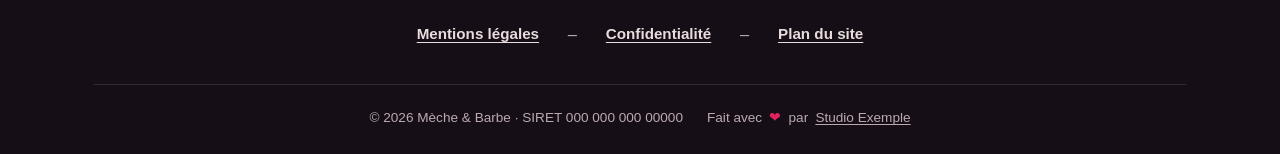
<file: prestations.html>
<!DOCTYPE html>
<html lang="fr">
<head>
<meta charset="utf-8">
<meta http-equiv="Content-Security-Policy" content="default-src 'self'; script-src 'self'; style-src 'self'; img-src 'self' data:; font-src 'self'; connect-src 'self'; form-action 'self'; base-uri 'self'; object-src 'none'; frame-ancestors 'none';">
<meta name="viewport" content="width=device-width, initial-scale=1">
<title>La carte et les tarifs | Mèche &amp; Barbe</title>
<meta name="description" content="Coupes homme et femme, barbe, rasage, mèches et balayages : la carte du salon.">
<meta name="robots" content="index, follow, max-image-preview:large">
<link rel="canonical" href="https://www.example.com/prestations.html">
<meta property="og:type" content="website">
<meta property="og:site_name" content="Mèche &amp; Barbe">
<meta property="og:title" content="La carte et les tarifs | Mèche &amp; Barbe">
<meta property="og:description" content="Coupes homme et femme, barbe, rasage, mèches et balayages : la carte du salon.">
<meta property="og:locale" content="fr_FR">
<meta property="og:url" content="https://www.example.com/prestations.html">
<meta property="og:image" content="https://www.example.com/assets/img/demo-meche-accueil.jpg">
<meta property="og:image:width" content="1200">
<meta property="og:image:height" content="630">
<meta name="twitter:card" content="summary_large_image">
<meta name="theme-color" content="#150e16">
<link rel="manifest" href="site.webmanifest">
<link rel="preload" href="assets/fonts/fraunces-latin.woff2" as="font" type="font/woff2" crossorigin>
<link rel="stylesheet" href="assets/css/style.css">
<script type="application/ld+json">
{
  "@context": "https://schema.org",
  "@type": "BreadcrumbList",
  "itemListElement": [
    { "@type": "ListItem", "position": 1, "name": "Accueil", "item": "https://www.example.com/" },
    { "@type": "ListItem", "position": 2, "name": "La carte et les tarifs", "item": "https://www.example.com/prestations.html" }
  ]
}
</script>
<script type="application/ld+json">
{
  "@context": "https://schema.org",
  "@type": "Service",
  "serviceType": "La carte et les tarifs",
  "provider": {
    "@type": "HairSalon",
    "name": "Mèche & Barbe",
    "telephone": "+33199003344",
    "address": {
      "@type": "PostalAddress",
      "streetAddress": "5 rue des Halles",
      "postalCode": "00000",
      "addressLocality": "Villedémo",
      "addressRegion": "Région Exemple",
      "addressCountry": "FR"
    }
  },
  "areaServed": ["Villedémo"],
  "description": "Tarifs indicatifs. Le prix exact vous est confirmé avant de commencer."
}
</script>
<script type="application/ld+json">
{
  "@context": "https://schema.org",
  "@type": "FAQPage",
  "mainEntity": [
    {
      "@type": "Question",
      "name": "Combien ça va vraiment me coûter ?",
      "acceptedAnswer": { "@type": "Answer", "text": "Le prix exact vous est annoncé à la fin du diagnostic, avant de commencer. Il ne change pas ensuite." }
    },
    {
      "@type": "Question",
      "name": "Et si le résultat ne me plaît pas ?",
      "acceptedAnswer": { "@type": "Answer", "text": "Revenez dans la semaine : on reprend gratuitement ce qui ne vous convient pas." }
    },
    {
      "@type": "Question",
      "name": "Quelle différence entre mèches et balayage ?",
      "acceptedAnswer": {
        "@type": "Answer",
        "text": "Les mèches sont posées en fines sections régulières ; le balayage est peint à main levée pour un effet plus naturel. On choisit ensemble au diagnostic."
      }
    },
    {
      "@type": "Question",
      "name": "Faut-il un test de tolérance ?",
      "acceptedAnswer": { "@type": "Answer", "text": "Oui, 48 heures avant toute première coloration ou séance de mèches, au salon." }
    },
    {
      "@type": "Question",
      "name": "Puis-je annuler ou décaler mon rendez-vous ?",
      "acceptedAnswer": { "@type": "Answer", "text": "Oui, gratuitement jusqu'à 24 heures avant." }
    },
    {
      "@type": "Question",
      "name": "Combien de temps dure un rendez-vous ?",
      "acceptedAnswer": { "@type": "Answer", "text": "De 30 minutes pour une coupe homme à 2 h 30 pour un balayage, diagnostic compris. La durée est indiquée dans les tarifs." }
    }
  ]
}
</script>
</head>
<body>
<a class="skip-link" href="#contenu">Aller au contenu</a>

<header class="site-header">
  <div class="container">
    <a class="brand" href="index.html">
      <span>Mèche &amp; Barbe<small>Barbier &amp; coiffure · Villedémo</small></span>
    </a>
    <button class="nav-toggle" type="button" aria-expanded="false" aria-controls="main-nav">Menu</button>
    <nav class="main-nav" id="main-nav" aria-label="Navigation principale">
      <ul>
        <li><a href="index.html">Accueil</a></li>
        <li><a href="index.html#histoire">Le salon</a></li>
        <li class="has-submenu">
          <a href="index.html#services">Nos services</a>
          <ul class="submenu">
            <li class="has-submenu">
              <a href="prestations.html">La carte</a>
              <ul class="submenu">
                <li><a href="prestations.html#meches">Mèches et couleur</a></li>
                <li><a href="prestations.html#coupes">Coupes</a></li>
                <li><a href="prestations.html#barbe">Barbe et rasage</a></li>
              </ul>
            </li>
            <li><a href="meches-balayage-villedemo.html">Mèches et balayage à Villedémo</a></li>
          </ul>
        </li>
        <li><a href="equipe.html">L'équipe</a></li>
        <li><a class="btn" href="index.html#contact">Contact</a></li>
      </ul>
    </nav>
  </div>
</header>
<nav class="breadcrumb" aria-label="Fil d&#39;Ariane"><div class="container"><ol><li><a href="index.html">Accueil</a></li><li aria-current="page">La carte et les tarifs</li></ol></div></nav>

<main id="contenu">
  <section class="section">
    <div class="container">
      <div class="section-head">
        <span class="eyebrow">Le club</span>
        <h1>La carte et les tarifs</h1>
        <p class="lead">Tarifs indicatifs. Le prix exact vous est confirmé avant de commencer.</p>
      </div>

      <h2 class="sr-only">Nos prestations</h2>
      <div class="grid">
        <article class="card" id="meches">
          <h3>Mèches et couleur</h3>
          <p>Mèches : à partir de 65 €. Balayage : à partir de 85 €. Couleur : à partir de 55 €. Patine : à partir de 30 €.</p>
        </article>
        <article class="card" id="coupes">
          <h3>Coupes</h3>
          <p>Coupe femme et brushing : à partir de 42 €. Coupe homme : 28 €. Dégradé : 30 €. Enfant : 18 €.</p>
        </article>
        <article class="card" id="barbe">
          <h3>Barbe et rasage</h3>
          <p>Taille de barbe : 20 €. Rasage au coupe-chou : 35 €. Coupe et barbe : 45 €.</p>
        </article>
      </div>

      <div class="mt-2">
        <h2>Votre passage au club</h2>
        <ol>
          <li><strong>Réservation</strong> — par téléphone, WhatsApp ou via le formulaire, ou sans rendez-vous selon l'affluence.</li>
          <li><strong>Conseil</strong> — on regarde ensemble la coupe ou la barbe qui vous va.</li>
          <li><strong>Le soin</strong> — coupe, barbe ou rasage, avec serviette chaude.</li>
          <li><strong>La finition</strong> — coiffage et conseils pour garder le résultat.</li>
        </ol>
      </div>
      <p><a class="btn" href="index.html?ctx=devis#contact-form">Réserver un créneau</a></p>

      <h2 class="mt-2">Questions fréquentes</h2>
      <h3>Combien ça va vraiment me coûter ?</h3>
      <p>Le prix exact vous est annoncé à la fin du diagnostic, avant de commencer. Il ne change pas ensuite.</p>
      <h3>Et si le résultat ne me plaît pas ?</h3>
      <p>Revenez dans la semaine : on reprend gratuitement ce qui ne vous convient pas.</p>
      <h3>Quelle différence entre mèches et balayage ?</h3>
      <p>Les mèches sont posées en fines sections régulières ; le balayage est peint à main levée pour un effet plus naturel. On choisit ensemble au diagnostic.</p>
      <h3>Faut-il un test de tolérance ?</h3>
      <p>Oui, 48 heures avant toute première coloration ou séance de mèches, au salon.</p>
      <h3>Puis-je annuler ou décaler mon rendez-vous ?</h3>
      <p>Oui, gratuitement jusqu'à 24 heures avant.</p>
      <h3>Combien de temps dure un rendez-vous ?</h3>
      <p>De 30 minutes pour une coupe homme à 2 h 30 pour un balayage, diagnostic compris. La durée est indiquée dans les tarifs.</p>

    </div>
  </section>
</main>

<footer class="site-footer">
  <div class="container footer-centered">
    <a class="footer-brand" href="index.html">
      <strong>Mèche &amp; Barbe</strong>
    </a>
    <h2 class="footer-about-title">À propos de Mèche &amp; Barbe</h2>
    <nav class="footer-links-row" aria-label="Liens du pied de page">
      <a href="mentions-legales.html">Mentions légales</a>
      <span aria-hidden="true">–</span>
      <a href="politique-confidentialite.html">Confidentialité</a>
      <span aria-hidden="true">–</span>
      <a href="plan-du-site.html">Plan du site</a>
    </nav>
    <div class="footer-legal">
      <span>&copy; <span data-year>2026</span> Mèche &amp; Barbe · SIRET 000 000 000 00000</span>
      <span class="footer-credit">Fait avec <span class="footer-heart">❤︎</span> par <button type="button" class="footer-credit-link" data-editeur-objet="Contacter l’éditeur du site" data-editeur-message="Bonjour, je souhaite échanger au sujet d'un projet de site web.">Studio Exemple</button></span>
    </div>
  </div>
</footer>

<!-- Bouton flottant WhatsApp (toutes tailles d'écran). -->
<a class="wa-float" href="https://wa.me/33639980003?text=Bonjour%2C%20je%20souhaite%20prendre%20rendez-vous%20pour%20" target="_blank" rel="noopener noreferrer" aria-label="Écrire sur WhatsApp">
  <svg viewBox="0 0 24 24" aria-hidden="true"><path fill="currentColor" d="M12 2a10 10 0 0 0-8.6 15l-1.3 4.7 4.8-1.3A10 10 0 1 0 12 2m0 2a8 8 0 0 1 6.9 12l.3.5-.8 2.8-2.9-.8-.5.3A8 8 0 1 1 12 4m-2.5 3.6c-.2 0-.5 0-.7.3s-1 1-1 2.4 1 2.8 1.2 3 2 3.2 5 4.4c2.5 1 3 .8 3.6.8s1.7-.7 2-1.4.3-1.3.2-1.4l-1-.5-1.5-.7c-.2-.1-.4-.1-.5.1l-.7.9c-.1.2-.3.2-.5.1s-1-.4-2-1.2c-.7-.7-1.2-1.5-1.4-1.7s0-.4.1-.5l.5-.5c.1-.2.1-.3.2-.5s0-.4 0-.5l-.7-1.7c-.2-.4-.4-.4-.5-.4z"/></svg>
</a>

<script src="assets/js/main.js" defer></script>
<script src="assets/js/contact-dialog.js" defer></script>
<script src="assets/js/editeur-dialog.js" defer></script>

<dialog id="contact-dialog" class="editeur-dialog">
  <form id="contact-form">
    <button type="button" class="editeur-dialog-close" aria-label="Fermer">×</button>
    <h2>Nous écrire</h2>
    <label>Votre nom<input name="nom" autocomplete="name" required maxlength="120"></label>
    <label>Votre adresse e-mail<input name="email" type="email" autocomplete="email" required></label>
    <label>Objet<select name="objet"><option>Prendre rendez-vous</option><option>Question sur des mèches ou une couleur</option><option>Barbe ou rasage</option><option>Autre demande</option></select></label>
    <label>Votre message<textarea name="message" rows="5" required maxlength="5000"></textarea></label>
    <label class="contact-hp" aria-hidden="true" tabindex="-1">Ne pas remplir<input name="site" tabindex="-1" autocomplete="off"></label>
    <p class="form-note" data-contact-note>Nous vous répondons sous la journée.</p>
    <button class="btn" type="submit">Envoyer mon message</button>
  </form>
</dialog>

<dialog id="editeur-dialog" class="editeur-dialog">
  <form id="editeur-form">
    <button type="button" class="editeur-dialog-close" aria-label="Fermer">×</button>
    <h2>Écrire à l’éditeur du site</h2>
    <p class="form-note"><strong>Objet :</strong> <span data-objet-display></span></p>
    <input type="hidden" name="objet" data-objet-input>
    <label>Votre nom<input name="nom" autocomplete="name" required maxlength="120"></label>
    <label>Votre adresse e-mail<input name="email" type="email" autocomplete="email" required></label>
    <label>Votre téléphone (facultatif)<input name="tel" type="tel" autocomplete="tel" maxlength="30"></label>
    <label>Votre message<textarea name="message" rows="5" required maxlength="5000"></textarea></label>
    <label class="contact-hp" aria-hidden="true" tabindex="-1">Ne pas remplir<input name="site" tabindex="-1" autocomplete="off"></label>
    <p class="form-note" data-editeur-note>Votre message sera transmis directement.</p>
    <button class="btn" type="submit">Envoyer</button>
  </form>
</dialog>

</body>
</html>
</file>
<file: assets/css/style.css>
/* =========================================================================
   La Cave aux Instrum' — feuille de style principale
   Atelier familial · direction artistique artisanale et chaleureuse.
   Tons bois (noyer, ivoire) + accents cuivre / laiton.
   Titres : serif (Fraunces). Texte : sans-serif système.
   ========================================================================= */

/* Fraunces — serif chaleureuse et "old style" pour les titres.
   Police auto-hébergée (aucun appel à Google Fonts) : fichiers dans
   assets/fonts/. Variable, graisses 400 à 700, axe optique 9-144.
   Mise à jour : télécharger les .woff2 sur fonts.google.com/specimen/Fraunces
   ou gwfh.mranftl.com, puis remplacer les fichiers. */
@font-face {
  font-family: "Fraunces";
  font-style: normal;
  font-weight: 400 700;
  font-display: swap;
  src: url("../fonts/fraunces-latin.woff2") format("woff2");
  unicode-range: U+0000-00FF, U+0131, U+0152-0153, U+02BB-02BC, U+02C6, U+02DA, U+02DC, U+0304, U+0308, U+0329, U+2000-206F, U+20AC, U+2122, U+2191, U+2193, U+2212, U+2215, U+FEFF, U+FFFD;
}
@font-face {
  font-family: "Fraunces";
  font-style: normal;
  font-weight: 400 700;
  font-display: swap;
  src: url("../fonts/fraunces-latin-ext.woff2") format("woff2");
  unicode-range: U+0100-02BA, U+02BD-02C5, U+02C7-02CC, U+02CE-02D7, U+02DD-02FF, U+0304, U+0308, U+0329, U+1D00-1DBF, U+1E00-1E9F, U+1EF2-1EFF, U+2020, U+20A0-20AB, U+20AD-20C0, U+2113, U+2C60-2C7F, U+A720-A7FF;
}


:root {
  /* Thème : jetons générés depuis site.config.json (theme.palette). */
  --t-fond:          #1f1520;
  --t-fond-profond:  #150e16;
  --t-surface:       #2a1d2b;
  --t-ligne:         #45304a;
  --t-titre:         #fbf3f1;
  --t-texte:         #e8dcdd;
  --t-texte-doux:    #bba9b2;
  --t-accent:        #e3a497;
  --t-accent-clair:  #f2c6bc;
  --t-accent-fonce:  #c07a6e;
  --t-accent-texte:  #2a1219;
  --t-secondaire:    #b9a3c9;

  /* Noms historiques de la feuille de style, rattachés aux jetons. */
  --ivory:       var(--t-fond);
  --ivory-2:     var(--t-fond-profond);
  --paper:       var(--t-surface);
  --walnut-900:  var(--t-titre);
  --walnut-800:  var(--t-texte);
  --walnut-700:  var(--t-texte);
  --walnut-600:  var(--t-texte-doux);
  --wood-500:    var(--t-texte-doux);
  --ink:         var(--t-titre);
  --text:        var(--t-texte);
  --text-soft:   var(--t-texte-doux);
  --line:        var(--t-ligne);
  --brass:       var(--t-accent);
  --brass-light: var(--t-accent-clair);
  --brass-dark:  var(--t-accent-fonce);
  --copper:      var(--t-accent-fonce);
  --verdigris:   var(--t-secondaire);
  --focus:       var(--t-accent-clair);

  --radius:      12px;
  --radius-sm:   7px;
  --radius-lg:   20px;
  --shadow-sm:   0 1px 3px color-mix(in srgb, var(--t-fond-profond) 9%, transparent), 0 1px 2px color-mix(in srgb, var(--t-fond-profond) 6%, transparent);
  --shadow-md:   0 14px 34px -14px color-mix(in srgb, var(--t-fond-profond) 34%, transparent);
  --shadow-lg:   0 30px 60px -22px color-mix(in srgb, var(--t-fond-profond) 42%, transparent);
  --container:   1160px;

  --font: "Segoe UI", Roboto, -apple-system, BlinkMacSystemFont, "Helvetica Neue",
          Arial, "Noto Sans", sans-serif;
  --font-display: "Fraunces", "Iowan Old Style", "Palatino Linotype", Palatino,
          Georgia, "Times New Roman", serif;
  --font-modern: system-ui, sans-serif;

  /* Dégradés */
  --gradient-warm: linear-gradient(135deg, var(--t-accent-fonce) 0%, var(--t-accent) 50%, var(--t-accent-fonce) 100%);
  --gradient-dark: linear-gradient(160deg, var(--t-surface) 0%, var(--t-fond-profond) 100%);
  --gradient-accent: linear-gradient(90deg, color-mix(in srgb, var(--t-accent) 10%, transparent), color-mix(in srgb, var(--t-accent) 5%, transparent));
  --glass-bg:   color-mix(in srgb, var(--t-fond) 70%, transparent);
  --glass-border: color-mix(in srgb, var(--t-accent) 15%, transparent);
}

*, *::before, *::after { box-sizing: border-box; }

html { scroll-behavior: smooth; }
@media (prefers-reduced-motion: reduce) {
  html { scroll-behavior: auto; }
  * { animation-duration: .01ms !important; transition-duration: .01ms !important; }
}

/* Animations subtiles au scroll */
@keyframes fade-in-up {
  from {
    opacity: 0;
    transform: translateY(20px);
  }
  to {
    opacity: 1;
    transform: translateY(0);
  }
}

@keyframes fade-in {
  from { opacity: 0; }
  to { opacity: 1; }
}

.card,
.section > h2,
.cat-card,
.section > p {
  animation: fade-in-up 0.6s cubic-bezier(0.4, 0, 0.2, 1) both;
}

.card { animation-delay: 0.1s; }
.section > h2 { animation-delay: 0s; }
.section > p { animation-delay: 0.15s; }

/* Pages internes : même direction artistique que l'accueil. */
body:has(.breadcrumb) .breadcrumb { background: var(--t-fond-profond); border-bottom-color: var(--t-ligne); color: var(--t-texte-doux); }
body:has(.breadcrumb) .site-footer { background: var(--t-fond-profond); border-top-color: var(--t-ligne); color: var(--t-texte-doux); }
body:has(.breadcrumb) .cta-band, body:has(.breadcrumb) .catalogue-filters, body:has(.breadcrumb) .cat-card { background: color-mix(in srgb, var(--t-fond-profond) 78%, transparent); border-color: var(--t-ligne); box-shadow: 0 16px 50px rgba(0,0,0,.22); }
body:has(.breadcrumb) .cat-card:hover, body:has(.breadcrumb) .cta-band:hover { border-color: var(--t-accent-fonce); box-shadow: 0 20px 60px color-mix(in srgb, var(--t-accent) 12%, transparent); }

body {
  margin: 0;
  font-family: var(--font);
  font-size: 1.03rem;
  line-height: 1.68;
  color: var(--text);
  background-color: var(--ivory);
  background-image:
    radial-gradient(1400px 700px at 100% -5%, color-mix(in srgb, var(--t-accent) 10%, transparent), transparent 60%),
    radial-gradient(900px 500px at -10% 8%, color-mix(in srgb, var(--t-fond-profond) 8%, transparent), transparent 55%);
  background-attachment: fixed;
  -webkit-font-smoothing: antialiased;
}

img { max-width: 100%; height: auto; display: block; }

a { color: var(--brass-dark); text-underline-offset: 2px; }
a:hover { color: var(--copper); }

:focus-visible {
  outline: 3px solid var(--focus);
  outline-offset: 2px;
  border-radius: 3px;
}

h1, h2, h3, h4 {
  font-family: var(--font-display);
  font-optical-sizing: auto;
  line-height: 1.15;
  color: var(--ink);
  font-weight: 600;
  margin: 0 0 .5em;
  letter-spacing: -.01em;
}
h1 {
  font-size: clamp(2.1rem, 1.3rem + 3vw, 3.4rem);
  font-weight: 700;
  font-family: var(--font-modern);
  letter-spacing: -0.03em;
}
h2 {
  font-size: clamp(1.6rem, 1.15rem + 1.9vw, 2.35rem);
  font-family: var(--font-modern);
  font-weight: 700;
  letter-spacing: -0.02em;
}
h3 {
  font-size: 1.3rem;
  font-family: var(--font-modern);
  font-weight: 600;
}

p { margin: 0 0 1rem; }

.container {
  width: 100%;
  max-width: var(--container);
  margin-inline: auto;
  padding-inline: clamp(1rem, 4vw, 2.1rem);
}

.skip-link {
  position: absolute;
  left: -9999px;
  top: 0;
  background: var(--walnut-900);
  color: #fff;
  padding: .75rem 1rem;
  z-index: 999;
}
.skip-link:focus { left: 1rem; top: 1rem; }

.sr-only {
  position: absolute;
  width: 1px; height: 1px;
  padding: 0; margin: -1px;
  overflow: hidden;
  clip: rect(0, 0, 0, 0);
  white-space: nowrap;
  border: 0;
}

.eyebrow {
  display: inline-flex;
  align-items: baseline;
  gap: .5em;
  font-family: var(--font-display);
  font-style: italic;
  font-variant: small-caps;
  letter-spacing: .02em;
  font-size: 1.05rem;
  font-weight: 600;
  color: var(--brass-dark);
}
.eyebrow::before {
  content: "";
  display: inline-block;
  width: 1.4em;
  height: 1px;
  background: currentColor;
  opacity: .55;
  transform: translateY(-.35em);
}
.eyebrow--light { color: var(--brass-light); }

/* ---------- Bande d'annonce défilante ---------- */
.announce-bar {
  overflow: hidden;
  background: linear-gradient(135deg, #7a1f1f, #b13030);
  color: #fff;
  white-space: nowrap;
}
.announce-track {
  display: inline-flex;
  width: max-content;
  animation: announce-scroll 24s linear infinite;
}
.announce-track span {
  padding: .5rem 2rem;
  font-size: .85rem;
  font-weight: 600;
  letter-spacing: .02em;
}
@keyframes announce-scroll {
  from { transform: translateX(0); }
  to { transform: translateX(-50%); }
}
@media (prefers-reduced-motion: reduce) {
  .announce-track { animation: none; }
  .announce-bar { overflow-x: auto; }
}

/* ---------- En-tête / navigation ---------- */
.site-header {
  position: sticky;
  top: 0;
  z-index: 100;
  background: color-mix(in srgb, var(--ivory) 90%, transparent);
  backdrop-filter: blur(9px);
  border-bottom: 1px solid var(--line);
}
.site-header .container {
  display: flex;
  align-items: center;
  justify-content: space-between;
  gap: 1rem;
  min-height: 76px;
}

.brand {
  display: flex;
  align-items: center;
  gap: .75rem;
  font-family: var(--font-display);
  font-weight: 600;
  font-size: 1.2rem;
  color: var(--ink);
  text-decoration: none;
}
.brand:hover { color: var(--ink); }
.brand svg, .brand img { width: 42px; height: 42px; flex: none; }
.brand span small {
  display: block;
  font-family: var(--font);
  font-weight: 400;
  font-size: .67rem;
  letter-spacing: .07em;
  text-transform: uppercase;
  color: var(--text-soft);
}

.nav-toggle {
  display: none;
  background: none;
  border: 1px solid var(--line);
  border-radius: var(--radius-sm);
  padding: .55rem .7rem;
  cursor: pointer;
  color: var(--ink);
  font: inherit;
}

.main-nav ul {
  display: flex;
  gap: .2rem;
  list-style: none;
  margin: 0;
  padding: 0;
  align-items: center;
}
.main-nav a {
  display: block;
  padding: .55rem .8rem;
  border-radius: var(--radius-sm);
  text-decoration: none;
  color: var(--walnut-700);
  font-size: .95rem;
  font-weight: 500;
  transition: all 0.2s cubic-bezier(0.4, 0, 0.2, 1);
  position: relative;
}
.main-nav a::after {
  content: "";
  position: absolute;
  bottom: 0;
  left: 0.8rem;
  width: 0;
  height: 2px;
  background: var(--brass-dark);
  transition: width 0.2s ease;
}
.main-nav a:hover {
  background: var(--ivory-2);
  color: var(--ink);
  transform: translateY(-1px);
}
.main-nav a:hover::after { width: calc(100% - 1.6rem); }
.main-nav a[aria-current="page"] { color: var(--brass-dark); background: var(--ivory-2); }
.main-nav .btn { color: #fff; }

/* Sous-menu « Nos services » : Catalogue / Réparations. */
.has-submenu { position: relative; }
.has-submenu > a::after { content: "▾"; margin-left: .4em; font-size: .7em; opacity: .7; }
.main-nav .submenu {
  position: absolute;
  top: 100%;
  left: 0;
  min-width: 190px;
  list-style: none;
  margin: 0;
  padding: .4rem;
  background: var(--glass-bg);
  backdrop-filter: blur(12px);
  border: 1px solid var(--glass-border);
  border-radius: var(--radius-sm);
  box-shadow: 0 10px 40px rgba(0, 0, 0, 0.2);
  display: none;
  flex-direction: column;
  gap: .1rem;
  z-index: 50;
  animation: submenu-pop 0.2s cubic-bezier(0.4, 0, 0.2, 1);
}
@keyframes submenu-pop {
  from { opacity: 0; transform: translateY(-8px); }
  to { opacity: 1; transform: translateY(0); }
}
.has-submenu:hover .submenu,
.has-submenu:focus-within .submenu { display: flex; }
.submenu a { color: var(--walnut-700); white-space: nowrap; }

/* Niveau 2 : Réparations > Cuivres / Bois — bascule à droite du premier menu. */
.submenu .has-submenu > .submenu {
  top: -.4rem;
  left: 100%;
  margin-left: .35rem;
}

/* ---------- Boutons ---------- */
.btn {
  display: inline-flex;
  align-items: center;
  gap: .5rem;
  padding: .82rem 1.5rem;
  background: var(--brass-dark);
  color: #fff;
  border: 1px solid var(--brass-dark);
  border-radius: 999px;
  font: inherit;
  font-weight: 600;
  text-decoration: none;
  cursor: pointer;
  transition: all 0.25s cubic-bezier(0.4, 0, 0.2, 1);
  position: relative;
  overflow: hidden;
}
.btn::before {
  content: "";
  position: absolute;
  inset: 0;
  background: linear-gradient(135deg, rgba(255,255,255,.2), transparent);
  opacity: 0;
  transition: opacity 0.25s ease;
}
.btn:hover {
  background: var(--copper);
  border-color: var(--copper);
  color: #fff;
  transform: translateY(-2px);
  box-shadow: 0 12px 24px color-mix(in srgb, var(--t-accent) 25%, transparent);
}
.btn:hover::before { opacity: 1; }
.btn:active { transform: translateY(-1px); }
.btn:disabled { opacity: .5; cursor: not-allowed; transform: none; box-shadow: none; }
.btn:disabled:hover { background: var(--brass-dark); border-color: var(--brass-dark); }
.btn--ghost {
  background: transparent;
  color: var(--brass-dark);
  border-color: var(--brass);
}
.btn--ghost:hover { background: var(--ivory-2); color: var(--brass-dark); box-shadow: none; }

/* ---------- Hero ---------- */
.hero {
  position: relative;
  color: var(--t-titre);
  background:
    linear-gradient(135deg, color-mix(in srgb, var(--t-fond-profond) 92%, transparent) 0%, color-mix(in srgb, var(--t-fond-profond) 65%, transparent) 48%, color-mix(in srgb, var(--t-accent) 8%, transparent) 100%),
    linear-gradient(180deg, color-mix(in srgb, var(--t-accent) 8%, transparent), color-mix(in srgb, var(--t-fond-profond) 65%, transparent)),
    var(--t-surface);
  overflow: hidden;
}
.hero::after {
  content: "";
  position: absolute;
  inset: 0;
  opacity: .5;
  background-image: url("data:image/svg+xml,%3Csvg xmlns='http://www.w3.org/2000/svg' width='120' height='24' viewBox='0 0 120 24'%3E%3Cg fill='none' stroke='%23cd9a5b' stroke-opacity='.16'%3E%3Cpath d='M0 12h120M0 4h120M0 20h120'/%3E%3C/g%3E%3C/svg%3E");
  pointer-events: none;
  mix-blend-mode: overlay;
}
.hero .container {
  position: relative;
  z-index: 1;
  padding-block: clamp(3.75rem, 9vw, 7rem);
  max-width: 820px;
}
.hero h1 { color: #fff; margin-bottom: .35em; }
.hero p { font-size: 1.18rem; color: var(--t-texte); max-width: 60ch; }
.hero .eyebrow { margin-bottom: 1.1rem; }
.hero-actions { display: flex; flex-wrap: wrap; gap: .8rem; margin-top: 1.8rem; }
.hero .btn--ghost { color: var(--t-titre); border-color: color-mix(in srgb, var(--t-titre) 45%, transparent); }
.hero .btn--ghost:hover { background: color-mix(in srgb, var(--t-titre) 12%, transparent); color: #fff; }
.hero-quote {
  margin-top: 2.2rem;
  max-width: 34ch;
  font-family: var(--font-display);
  font-style: italic;
  font-size: 1.05rem;
  line-height: 1.5;
  color: var(--text-soft);
}
.hero-signature {
  margin-top: .5rem;
  font-family: var(--font-display);
  font-style: italic;
  font-size: 1.05rem;
  color: var(--brass-light);
}
@media (max-width: 700px) {
  .hero { background-position: 61% center; }
}

/* ---------- Sections ---------- */
.section { padding-block: clamp(3.25rem, 7vw, 5.5rem); padding-top: clamp(1.5rem, 3vw, 2.5rem); }
main > section[id] { scroll-margin-top: 88px; }
.card[id] { scroll-margin-top: 88px; }
.section--alt {
  background: var(--ivory-2);
  border-block: 1px solid var(--line);
}
.section--walnut {
  background: var(--gradient-dark);
  color: var(--t-texte);
  position: relative;
}
.section--walnut::before {
  content: "";
  position: absolute;
  inset: 0;
  background: var(--gradient-accent);
  pointer-events: none;
}
.section--walnut > * { position: relative; z-index: 1; }
.section--walnut h1, .section--walnut h2, .section--walnut h3 {
  color: #fff;
  font-family: var(--font-modern);
  font-weight: 700;
  letter-spacing: -0.02em;
}
.section--walnut .eyebrow { color: var(--brass-light); }
.section-head { max-width: 720px; margin-bottom: 2.6rem; }
.section-head .eyebrow { margin-bottom: .7rem; }
.section-head p { color: var(--text-soft); margin-bottom: 0; font-size: 1.08rem; }
.section--walnut .section-head p { color: var(--t-texte); }
.section--walnut .lead { color: var(--t-texte); }
.section--walnut .prose { color: inherit; }

/* ---------- Grilles génériques ---------- */
.grid {
  display: grid;
  gap: 1.5rem;
  grid-template-columns: repeat(auto-fit, minmax(250px, 1fr));
}

.card {
  background: var(--paper);
  border: 1px solid var(--line);
  border-radius: var(--radius);
  padding: 1.7rem;
  box-shadow: var(--shadow-sm);
}
.card h3 { margin-bottom: .4rem; }
.card p { color: var(--text-soft); margin-bottom: 0; }
.card .card-ico {
  width: 48px; height: 48px;
  display: grid; place-items: center;
  border-radius: 12px;
  background: var(--ivory-2);
  color: var(--brass-dark);
  margin-bottom: 1rem;
}
.card .card-ico svg { width: 26px; height: 26px; }

a.card {
  text-decoration: none;
  color: inherit;
  transition: transform .16s ease, box-shadow .16s ease, border-color .16s ease;
}
a.card:hover {
  transform: translateY(-3px);
  box-shadow: var(--shadow-md);
  border-color: var(--brass);
}

/* ---------- Notre histoire ---------- */
.story {
  display: grid;
  gap: clamp(1.5rem, 5vw, 3.5rem);
  grid-template-columns: 1fr 1fr;
  align-items: start;
}
@media (max-width: 860px) { .story { grid-template-columns: 1fr; } }
.story-portrait {
  border-radius: var(--radius);
  overflow: hidden;
  border: 1px solid var(--line);
  box-shadow: var(--shadow-md);
  background: var(--ivory-2);
  aspect-ratio: 3 / 2;
}
.story-portrait img { width: 100%; height: 100%; object-fit: cover; }
.story-slides { position: relative; aspect-ratio: 4 / 5; cursor: pointer; }
.story-slides picture, .service-slides picture { display: block; position: absolute; inset: 0; opacity: 0; transition: opacity .7s ease; }
.story-slides picture.is-active, .service-slides picture.is-active { opacity: 1; }
.story-slides:focus-visible, .service-slides:focus-visible { outline: 3px solid var(--t-accent-clair); outline-offset: 3px; }
.story-slides-dots { position: absolute; left: 0; right: 0; bottom: .8rem; display: flex; justify-content: center; gap: .4rem; }
.story-slides-dots i { width: .5rem; height: .5rem; border-radius: 50%; background: rgba(255,255,255,.45); transition: background .3s, transform .3s; }
.story-slides-dots i.is-active { background: #fff; transform: scale(1.25); }
.home .service-slides { position: relative; width: calc(100% + 4rem); margin: 0 -2rem 1.7rem; height: 230px; overflow: hidden; cursor: pointer; }
.home .service-slides .service-photo { margin: 0; width: 100%; height: 100%; }
@media (prefers-reduced-motion: reduce) { .story-slides picture, .service-slides picture { transition: none; } }

.timeline { list-style: none; margin: 1.5rem 0 0; padding: 0; }
.timeline li {
  position: relative;
  padding-left: 1.8rem;
  padding-bottom: 1.4rem;
  border-left: 2px solid var(--line);
}
.timeline li:last-child { padding-bottom: 0; }
.timeline li::before {
  content: "";
  position: absolute;
  left: -8px; top: .2em;
  width: 14px; height: 14px;
  border-radius: 50%;
  background: var(--brass);
  border: 3px solid var(--ivory);
}
.section--walnut .timeline li { border-left-color: color-mix(in srgb, var(--t-accent) 32%, transparent); }
.section--walnut .timeline li::before { border-color: var(--walnut-800); }
.timeline strong { display: block; color: var(--ink); font-size: 1.05rem; }
.section--walnut .timeline strong { color: #fff; }
.timeline p { margin: .2rem 0 0; color: var(--text-soft); }
.timeline-quote {
  font-family: var(--font-display);
  font-style: italic;
  color: var(--brass-dark);
}
.section--walnut .timeline p { color: var(--t-texte); }

/* Encart « mise en avant » */
.spotlight {
  margin-top: 2rem;
  padding: 1.5rem 1.6rem;
  background: var(--paper);
  border: 1px solid var(--line);
  border-left: 4px solid var(--brass);
  border-radius: var(--radius);
  box-shadow: var(--shadow-sm);
}
.section--walnut .spotlight {
  background: rgba(255,255,255,.06);
  border-color: color-mix(in srgb, var(--t-accent) 40%, transparent);
  border-left-color: var(--brass-light);
}
.spotlight h3 { margin-bottom: .3rem; }
.spotlight p { margin-bottom: 0; color: var(--text-soft); }
.section--walnut .spotlight p { color: var(--t-texte); }

/* ---------- Nos services (deux colonnes) ---------- */
.services {
  display: grid;
  gap: 1.75rem;
  grid-template-columns: 1fr;
  align-items: stretch;
}
/* Sur grand écran, toutes les cartes sur une même ligne (jamais de carte orpheline). */
@media (min-width: 980px) { .services { grid-template-columns: repeat(auto-fit, minmax(260px, 1fr)); } }
.service {
  background: var(--paper);
  border: 1px solid var(--line);
  border-radius: var(--radius-lg);
  padding: clamp(1.6rem, 3vw, 2.4rem);
  box-shadow: var(--shadow-sm);
  display: flex;
  flex-direction: column;
}
.service-tag {
  align-self: flex-start;
  font-size: .72rem;
  font-weight: 700;
  letter-spacing: .12em;
  text-transform: uppercase;
  color: var(--brass-dark);
  background: var(--ivory-2);
  border-radius: 999px;
  padding: .35rem .8rem;
  margin-bottom: 1rem;
}
.service-tag--verdigris { color: var(--verdigris); }
.service h3 { font-size: 1.5rem; }
.service > p { color: var(--text-soft); }
.check-list { list-style: none; margin: .5rem 0 1.5rem; padding: 0; }
.check-list li { position: relative; padding-left: 1.9rem; margin-bottom: .7rem; }
.check-list li::before {
  content: "";
  position: absolute;
  left: 0; top: .3em;
  width: 1.15rem; height: 1.15rem;
  background: var(--brass-dark);
  mask: url("data:image/svg+xml,%3Csvg xmlns='http://www.w3.org/2000/svg' viewBox='0 0 24 24'%3E%3Cpath fill='black' d='M9 16.17 4.83 12l-1.42 1.41L9 19 21 7l-1.41-1.41z'/%3E%3C/svg%3E") center / contain no-repeat;
}
.service .btn { margin-top: auto; align-self: flex-start; }

/* ---------- Galerie (zoom au survol) ---------- */
.gallery {
  display: grid;
  gap: 1rem;
  grid-template-columns: repeat(auto-fill, minmax(230px, 1fr));
}
.gallery figure {
  margin: 0;
  border: 1px solid var(--line);
  border-radius: var(--radius-sm);
  overflow: hidden;
  background: var(--paper);
  box-shadow: var(--shadow-sm);
}
.gallery .frame {
  position: relative;
  overflow: hidden;
  aspect-ratio: 1 / 1;
}
.gallery .frame img,
.gallery .frame .placeholder {
  width: 100%; height: 100%;
  object-fit: cover;
  transition: transform .5s cubic-bezier(.2,.7,.2,1);
}
.gallery figure:hover .frame img,
.gallery figure:focus-within .frame img,
.gallery figure:hover .frame .placeholder { transform: scale(1.08); }
.gallery figcaption {
  padding: .75rem .9rem;
  font-size: .9rem;
  color: var(--text-soft);
}

/* Réalisations avant/après (gérées depuis l'admin) */
.gallery-realisation { grid-column: span 2; }
#galerie-grid .gallery-realisation { border-radius: 4px 4px var(--radius-lg) 4px; }
#galerie-grid .realisation-title {
  display: flex;
  align-items: center;
  min-height: 3rem;
  margin: 0;
  padding: .5rem 1rem;
  background: var(--brass-dark);
  color: var(--t-accent-texte);
  font-weight: 600;
  font-size: 1.05rem;
  line-height: 1.3;
}
#galerie-grid .gallery-realisation figcaption {
  background: var(--ivory-2);
  color: var(--text);
  font-size: .95rem;
  line-height: 1.5;
  padding: .9rem 1rem;
}
.realisation-photos {
  display: grid;
  grid-template-columns: 1fr 1fr;
  gap: 2px;
  aspect-ratio: 16 / 9;
  background: var(--line);
}
.realisation-half { position: relative; overflow: hidden; }
.realisation-half img { width: 100%; height: 100%; object-fit: cover; display: block; }
.realisation-badge {
  position: absolute;
  top: .5rem; left: .5rem;
  background: rgba(0,0,0,.55);
  color: #fff;
  font-size: .68rem;
  letter-spacing: .07em;
  text-transform: uppercase;
  padding: .25rem .55rem;
  border-radius: 4px;
}
@media (max-width: 560px) {
  .gallery-realisation { grid-column: 1 / -1; }
  .realisation-photos { grid-template-columns: 1fr; aspect-ratio: auto; }
  .realisation-half { aspect-ratio: 4 / 3; }
}

.review-summary {
  max-width: 40rem;
  margin: 0 auto;
  padding: clamp(1.5rem, 4vw, 2.5rem);
  border: 1px solid var(--line);
  border-radius: var(--radius);
  background: var(--paper);
  box-shadow: var(--shadow-sm);
  text-align: center;
}
.review-stars { display: block; color: var(--brass); font-size: 1.35rem; letter-spacing: .12em; }
.review-summary strong { font-family: var(--font-display); font-size: 2rem; margin-right: .4rem; }
.review-summary small { display: block; margin-top: 1rem; color: var(--text-soft); font-size: .78rem; }
.testimonials .quote { display: none; }
.testimonials .review-summary { grid-column: 1 / -1; }

/* Galerie sans wrapper .frame (pages secondaires) */
.gallery figure > img,
.gallery figure > .placeholder {
  width: 100%;
  aspect-ratio: 1 / 1;
  object-fit: cover;
  transition: transform .5s cubic-bezier(.2,.7,.2,1);
}
.gallery figure:hover > img,
.gallery figure:hover > .placeholder { transform: scale(1.08); }

/* Illustration de repli quand aucune photo n'est fournie */
.placeholder {
  display: grid; place-items: center;
  color: var(--brass-dark);
  background:
    repeating-linear-gradient(45deg, var(--ivory-2) 0 14px, var(--ivory) 14px 28px);
}
.placeholder svg { width: 56px; height: 56px; opacity: .5; }
.story-portrait .placeholder { width: 100%; height: 100%; }

/* ---------- Bloc média + texte (pages secondaires) ---------- */
.split {
  display: grid;
  gap: clamp(1.5rem, 5vw, 3.5rem);
  align-items: center;
  grid-template-columns: 1fr 1fr;
}
.split--reverse .split-media { order: 2; }
@media (max-width: 820px) {
  .split { grid-template-columns: 1fr; }
  .split--reverse .split-media { order: 0; }
}
.split-media {
  border-radius: var(--radius);
  overflow: hidden;
  border: 1px solid var(--line);
  box-shadow: var(--shadow-md);
  background: var(--ivory-2);
  aspect-ratio: 4 / 3;
}
.split-media img { width: 100%; height: 100%; object-fit: cover; }
.split-media .placeholder { width: 100%; height: 100%; }

/* Section-head sans classe utilitaire (pages secondaires) */
.section-head h1 { margin-bottom: .3em; }

/* ---------- Témoignages ---------- */
.testimonials {
  display: grid;
  gap: 1.5rem;
  grid-template-columns: repeat(auto-fit, minmax(270px, 1fr));
}
.quote {
  background: var(--paper);
  border: 1px solid var(--line);
  border-radius: var(--radius);
  padding: 1.7rem;
  box-shadow: var(--shadow-sm);
  display: flex;
  flex-direction: column;
}
.quote blockquote {
  margin: 0 0 1rem;
  font-family: var(--font-display);
  font-size: 1.12rem;
  line-height: 1.5;
  color: var(--ink);
}
.quote blockquote::before { content: "\201C"; color: var(--brass); font-size: 1.6em; line-height: 0; vertical-align: -.35em; margin-right: .06em; }
.quote figcaption { margin-top: auto; font-size: .92rem; color: var(--text-soft); }
.quote figcaption strong { color: var(--ink); display: block; font-weight: 600; }

/* ---------- Bandeau d'appel ---------- */
.cta-band {
  background: linear-gradient(135deg, var(--brass-dark), var(--copper));
  color: #fff;
  border-radius: var(--radius-lg);
  padding: clamp(2rem, 5vw, 3.25rem);
  text-align: center;
}
.cta-band h2 { color: #fff; }
.cta-band p { color: var(--t-titre); max-width: 48ch; margin-inline: auto; }
.cta-band .btn { background: #fff; color: var(--brass-dark); border-color: #fff; margin-top: .5rem; }
.cta-band .btn:hover { background: var(--walnut-900); color: #fff; border-color: var(--walnut-900); }

/* ---------- Contact ---------- */
.info-grid {
  display: grid;
  gap: 1.5rem;
  grid-template-columns: repeat(auto-fit, minmax(210px, 1fr));
}
.info-item h3 { font-size: 1.05rem; margin-bottom: .2rem; }
.info-item p { margin: 0; color: var(--text-soft); }
.info-item a { font-weight: 600; }
.info-facebook { display: inline-flex; align-items: center; gap: .4rem; }
.info-facebook svg { width: 18px; height: 18px; flex-shrink: 0; }
address { font-style: normal; }

.contact-split {
  display: grid;
  gap: clamp(1.5rem, 5vw, 3rem);
  grid-template-columns: 1fr 1fr;
  align-items: start;
  min-width: 0;
}
@media (max-width: 767px) { .contact-split { grid-template-columns: 1fr; } }
.contact-map {
  display: block;
  position: relative;
  border-radius: var(--radius);
  overflow: hidden;
  border: 1px solid var(--line);
  box-shadow: var(--shadow-md);
  aspect-ratio: 4 / 3;
  background: var(--ivory-2);
  text-decoration: none;
  transition: box-shadow .16s ease, transform .16s ease;
}
.contact-map:hover { box-shadow: var(--shadow-lg); transform: translateY(-2px); }
.contact-map .map-illus { position: absolute; inset: 0; width: 100%; height: 100%; }
.contact-map .map-cta {
  position: absolute;
  left: 12px;
  bottom: 12px;
  display: inline-flex;
  align-items: center;
  gap: .4rem;
  padding: .5rem .85rem;
  border-radius: 999px;
  background: color-mix(in srgb, var(--t-fond-profond) 82%, transparent);
  color: var(--t-titre);
  font-size: .85rem;
  font-weight: 600;
}
.contact-map .map-cta svg { width: 16px; height: 16px; }
.contact-map:hover .map-cta { background: var(--t-surface); color: #fff; }
.contact-map-container { margin-top: 2rem; }
.contact-map--small { aspect-ratio: 16 / 9; max-width: 400px; width: 100%; }
.map-actions { display: flex; }

.hours {
  list-style: none;
  margin: 0;
  padding: 0;
  border: 1px solid var(--line);
  border-radius: var(--radius);
  background: var(--paper);
  overflow: hidden;
}
.hours li {
  display: flex;
  justify-content: space-between;
  gap: 1rem;
  padding: .7rem 1.1rem;
  border-bottom: 1px solid var(--line);
}
.hours li:last-child { border-bottom: 0; }
.hours li span:first-child { color: var(--text-soft); }
.hours li span:last-child { font-weight: 600; color: var(--ink); }
.hours li[data-closed] span:last-child { color: var(--text-soft); font-weight: 400; }

/* ---------- Formulaire ---------- */
.form-note { font-size: .88rem; color: var(--text-soft); }

/* ---------- Fil d'Ariane ---------- */
.breadcrumb { background: var(--ivory-2); border-bottom: 1px solid var(--line); }
.breadcrumb ol {
  display: flex;
  flex-wrap: wrap;
  gap: .4rem;
  list-style: none;
  margin: 0;
  padding: .8rem 0;
  font-size: .88rem;
  color: var(--text-soft);
}
.breadcrumb li + li::before { content: "›"; margin-right: .4rem; color: var(--brass); }
.breadcrumb a { text-decoration: none; }
.home > .breadcrumb { position: sticky; top: var(--header-height, 77px); z-index: 99; margin: 0; overflow: hidden; isolation: isolate; box-shadow: none; }
.home > .breadcrumb ol { padding-block: .45rem; }
.home > .breadcrumb::before, .home > .breadcrumb::after { content: none; }
.home main > section[id] { scroll-margin-top: var(--navigation-height, 135px); }

/* ---------- Pied de page ---------- */
.site-footer {
  background: var(--walnut-900);
  color: var(--t-texte-doux);
  padding-block: 3.25rem 1.5rem;
  margin-top: 0;
}
.site-footer a { color: var(--t-texte); text-decoration: none; }
.site-footer a:hover { color: #fff; text-decoration: underline; }
.footer-grid { display: grid; gap: 2rem; grid-template-columns: 1.5fr 1fr 1fr; }
@media (max-width: 720px) { .footer-grid { grid-template-columns: 1fr; } }
.footer-centered { text-align: center; }
.footer-centered .footer-brand { justify-content: center; margin-bottom: 1.4rem; }
.footer-about-title {
  font-family: var(--font-display);
  font-style: italic;
  font-size: 1.25rem;
  color: #fff;
  margin-bottom: 1.4rem;
}
.footer-links-row {
  display: flex;
  flex-wrap: wrap;
  justify-content: center;
  gap: .5rem 1.8rem;
  margin: 0 0 2.2rem;
  padding: 0;
  list-style: none;
}
.footer-links-row a { font-weight: 600; font-size: .95rem; text-decoration: underline; text-underline-offset: .2em; }
.footer-links-row span { color: var(--t-texte-doux); }
.footer-centered .footer-legal { justify-content: center; margin-top: 1.6rem; padding-top: 1.4rem; }
.site-footer h2 {
  font-size: .78rem;
  letter-spacing: .14em;
  text-transform: uppercase;
  color: var(--t-texte-doux);
  font-family: var(--font);
  font-weight: 700;
}
.site-footer ul { list-style: none; margin: 0; padding: 0; }
.site-footer li { margin-bottom: .45rem; }
.footer-brand { display: flex; align-items: center; gap: .6rem; margin-bottom: .8rem; }
.footer-brand svg, .footer-brand img { width: 36px; height: 36px; }
.footer-brand strong { color: #fff; font-family: var(--font-display); font-size: 1.15rem; font-weight: 600; }
.footer-legal {
  margin-top: 2.5rem;
  padding-top: 1.5rem;
  border-top: 1px solid rgba(255,255,255,.12);
  font-size: .85rem;
  color: var(--t-texte-doux);
  display: flex;
  flex-wrap: wrap;
  gap: .5rem 1.5rem;
  justify-content: space-between;
}

/* ---------- Séparateur de sections ---------- */
.divider { border: 0; border-top: 1px solid var(--line); margin: 2.5rem 0; }

/* ---------- Catalogue filtrable ---------- */
.catalogue-filters {
  display: grid;
  grid-template-columns: repeat(auto-fit, minmax(180px, 1fr));
  gap: 1rem;
  align-items: end;
  padding: 1.3rem;
  background: var(--paper);
  border: 1px solid var(--line);
  border-radius: var(--radius);
  box-shadow: var(--shadow-sm);
  margin-bottom: 1.4rem;
}
.cat-field { display: flex; flex-direction: column; gap: .35rem; }
.cat-field label { font-weight: 600; font-size: .9rem; color: var(--ink); }
.cat-field input[type="search"],
.cat-field select {
  padding: .6rem .7rem;
  font: inherit;
  color: var(--text);
  background: var(--ivory);
  border: 1px solid var(--line);
  border-radius: var(--radius-sm);
}
.cat-field input:focus, .cat-field select:focus {
  border-color: var(--brass);
  outline: 3px solid color-mix(in srgb, var(--brass) 35%, transparent);
}
.cat-field--check { flex-direction: row; align-items: center; }
.cat-field--check label { display: flex; align-items: center; gap: .5rem; font-weight: 400; }
.catalogue-filters .btn { align-self: end; }

.catalogue-count { font-size: .9rem; color: var(--text-soft); margin: 0 0 1rem; }
.catalogue-empty {
  padding: 1.5rem;
  background: var(--ivory-2);
  border: 1px dashed var(--line);
  border-radius: var(--radius);
  color: var(--text-soft);
}

.catalogue-grid {
  display: grid;
  gap: 1.1rem;
  grid-template-columns: repeat(auto-fill, minmax(220px, 1fr));
  align-items: start;
}

/* ---------- « À la une » : tribune journalistique ---------- */
.news-feed {
  border-top: 3px solid var(--brass-dark);
  padding-top: clamp(1.5rem, 3vw, 2rem);
  display: grid;
  grid-template-columns: repeat(2, minmax(0, 1fr));
  gap: 0 clamp(2.25rem, 5vw, 3.5rem);
  align-items: start;
}
a.news-article {
  position: relative;
  display: block;
  color: inherit;
  text-decoration: none;
  padding-bottom: clamp(2rem, 4vw, 3rem);
}
.news-article:nth-child(n+3) { padding-top: clamp(2rem, 4vw, 3rem); }
/* Filet horizontal pleine largeur entre la 1re et la 2e rangée. */
.news-feed .news-article:nth-child(3)::after { content: ""; position: absolute; top: 0; left: 0; width: calc(200% + clamp(2.25rem, 5vw, 3.5rem)); height: 1px; background: var(--line); }
/* Filet vertical façon colonnes de journal, colonne de droite. */
.news-feed .news-article:nth-child(2n)::before {
  content: "";
  position: absolute;
  top: 0; bottom: 0;
  left: calc(-1 * clamp(1.125rem, 2.5vw, 1.75rem));
  width: 1px;
  background: var(--line);
}
.news-article:hover .news-article-title { color: var(--brass-dark); }
.news-article-kicker {
  display: inline-flex;
  align-items: baseline;
  gap: .5em;
  font-family: var(--font-display);
  font-style: italic;
  font-variant: small-caps;
  letter-spacing: .02em;
  font-size: .95rem;
  font-weight: 600;
  color: var(--brass-dark);
}
.news-article-kicker::before {
  content: "";
  display: inline-block;
  width: 1.4em;
  height: 1px;
  background: currentColor;
  opacity: .55;
  transform: translateY(-.35em);
}
.news-article-head { margin-bottom: 1rem; }
.news-article-date {
  display: block;
  margin-top: .3rem;
  color: var(--text-soft);
  font-size: .78rem;
  text-transform: uppercase;
  letter-spacing: .08em;
}
.news-article-title {
  font-size: clamp(1.25rem, 2.2vw, 1.6rem);
  line-height: 1.2;
  margin: .3rem 0 0;
  transition: color .15s ease;
}
.news-article-media {
  position: relative;
  aspect-ratio: 4 / 3;
  overflow: hidden;
  border-radius: 2px;
  box-shadow: var(--shadow-md);
  background: var(--ivory-2);
  margin: 1.2rem 0;
}
.news-article-media img { display: block; width: 100%; height: 100%; object-fit: cover; }
.news-article-body { font-size: .98rem; line-height: 1.6; color: var(--text); }
.news-article-body p { white-space: pre-wrap; margin: 0; }
.news-article-more { display: block; margin-top: .5rem; color: var(--brass-dark); font-weight: 600; font-size: .9rem; }
@media (max-width: 720px) {
  .news-feed { grid-template-columns: minmax(0, 1fr); }
  .news-feed .news-article::before { display: none; }
  .news-article:nth-child(n+2) { border-top: 1px solid var(--line); padding-top: clamp(2rem, 4vw, 3rem); }
  .news-feed .news-article:nth-child(3)::after { display: none; }
}

/* ---------- Page d'un article isolé ---------- */
.article-full { max-width: 42rem; margin-inline: auto; }
.article-full .news-article-media { aspect-ratio: 16 / 9; margin: 1.5rem 0; }
.article-full .news-article-body p { white-space: pre-wrap; margin: 0 0 1.1em; }
.article-gallery { display: flex; flex-wrap: wrap; gap: .75rem; margin: 1.5rem 0; }
.article-gallery img { width: 140px; height: 105px; object-fit: cover; border-radius: 4px; cursor: pointer; }
.cat-card {
  display: flex;
  flex-direction: column;
  background: var(--glass-bg);
  backdrop-filter: blur(12px);
  border: 1px solid var(--glass-border);
  border-radius: var(--radius);
  overflow: hidden;
  box-shadow: 0 8px 32px rgba(0, 0, 0, 0.1);
  transition: all 0.3s cubic-bezier(0.4, 0, 0.2, 1);
}
.cat-card:hover {
  transform: translateY(-4px) scale(1.01);
  box-shadow: 0 16px 48px color-mix(in srgb, var(--t-accent) 15%, transparent);
  border-color: color-mix(in srgb, var(--t-accent) 30%, transparent);
  background: color-mix(in srgb, var(--t-fond-profond) 85%, transparent);
}
.cat-card.is-unavailable { opacity: .78; }
.cat-card-media { position: relative; aspect-ratio: 4 / 3; height: auto; overflow: hidden; background: var(--ivory-2); }
.cat-card-media img { display: block; width: 100%; height: 100%; min-width: 100%; min-height: 100%; object-fit: cover; object-position: center; }
.cat-card-media .placeholder { width: 100%; height: 100%; }
.cat-card-media .placeholder img.cat-placeholder-logo { width: 38%; height: auto; min-width: 0; min-height: 0; max-width: 120px; object-fit: contain; opacity: .9; }
.cat-badge {
  position: absolute;
  right: 10px; top: 10px;
  font-size: .72rem;
  font-weight: 700;
  letter-spacing: .04em;
  padding: .28rem .6rem;
  border-radius: 999px;
  background: color-mix(in srgb, var(--t-fond-profond) 82%, transparent);
  backdrop-filter: blur(8px);
  color: var(--t-titre);
  animation: fade-in 0.5s ease-out forwards;
}
.cat-badge--ok { background: var(--brass-dark); color: #fff; }
.cat-card-body { display: flex; flex-direction: column; gap: .4rem; padding: 1rem 1.1rem 1.1rem; flex: 1; }
.cat-card-body h3 { margin: 0; font-size: 1.05rem; line-height: 1.3; }
.cat-card-meta {
  display: flex;
  align-items: center;
  gap: .4rem;
  margin: 0;
  font-size: .78rem;
  color: var(--text-soft);
  font-weight: 600;
  text-transform: uppercase;
  letter-spacing: .03em;
}
.cat-card-meta svg { width: 14px; height: 14px; flex-shrink: 0; color: var(--brass-dark); }
.cat-card-desc { margin: 0; font-size: .92rem; color: var(--text-soft); display: -webkit-box; -webkit-box-orient: vertical; -webkit-line-clamp: 4; line-clamp: 4; overflow: hidden; }
.cat-card-more { align-self: flex-start; padding: 0; border: 0; background: none; color: var(--brass-light); font: inherit; font-size: .88rem; font-weight: 600; text-decoration: underline; text-underline-offset: 3px; cursor: pointer; }
.cat-card-more:hover { color: var(--t-accent-clair); }
.cat-card-more[hidden] { display: none; }
.cat-detail { width: min(760px, calc(100% - 32px)); }
.cat-detail-media { position: relative; margin: 1.2rem 0 1rem; border-radius: 12px; overflow: hidden; background: var(--t-fond-profond); }
.cat-detail-media[hidden] { display: none; }
.cat-detail-media img { display: block; width: 100%; max-height: 55vh; object-fit: contain; }
.cat-detail-media .cat-carousel-controls { opacity: 1; padding: 0 10px; }
.cat-detail-media .cat-carousel-controls button { display: grid; place-items: center; width: 42px; height: 42px; border: 1px solid color-mix(in srgb, var(--t-accent) 55%, transparent); border-radius: 50%; background: color-mix(in srgb, var(--t-fond-profond) 85%, transparent); color: var(--t-accent-clair); font-size: 1.8rem; line-height: 1; cursor: pointer; pointer-events: auto; }
.cat-detail-media .cat-carousel-controls span { position: absolute; left: 50%; bottom: 10px; width: auto; height: auto; overflow: visible; clip-path: none; transform: translateX(-50%); padding: .15rem .6rem; border-radius: 999px; background: color-mix(in srgb, var(--t-fond-profond) 80%, transparent); color: var(--t-titre); font-size: .8rem; }
.cat-detail-media .cat-carousel-controls[hidden] { display: none; }
.cat-detail h2 { margin: .3rem 0 .8rem; }
.cat-detail-desc { margin: 0 0 1.2rem; color: var(--t-texte); white-space: pre-line; }
.cat-detail .cat-card-foot { gap: 1rem; flex-wrap: wrap; }
.cat-card-foot {
  margin-top: auto;
  padding-top: .7rem;
  display: flex;
  align-items: center;
  justify-content: space-between;
  gap: .7rem;
  flex-wrap: wrap;
}
.cat-card-price { font-family: var(--font-display); font-size: 1.15rem; color: var(--ink); font-weight: 600; }
.cat-card-foot .btn { padding: .55rem 1rem; font-size: .88rem; }

/* ---------- Bouton flottant WhatsApp ---------- */
.wa-float {
  position: fixed;
  right: 1.1rem;
  bottom: 1.1rem;
  z-index: 200;
  width: 56px;
  height: 56px;
  display: flex;
  align-items: center;
  justify-content: center;
  background: #25d366;
  color: #fff;
  border-radius: 50%;
  box-shadow: 0 6px 18px rgba(0,0,0,.35);
  text-decoration: none;
  transition: transform .15s ease;
}
.wa-float svg { width: 30px; height: 30px; }
.wa-float:hover, .wa-float:focus-visible { transform: scale(1.07); }

/* « Sonnerie » du bouton WhatsApp au survol du lien Contact du menu. */
@keyframes wa-pulse-ring {
  0% { box-shadow: 0 6px 18px rgba(0,0,0,.35), 0 0 0 0 rgba(37,211,102,.6); }
  100% { box-shadow: 0 6px 18px rgba(0,0,0,.35), 0 0 0 24px rgba(37,211,102,0); }
}
@keyframes wa-shake {
  0%, 100% { transform: rotate(0deg) scale(1); }
  15% { transform: rotate(-14deg) scale(1.08); }
  30% { transform: rotate(12deg) scale(1.08); }
  45% { transform: rotate(-10deg) scale(1.05); }
  60% { transform: rotate(8deg) scale(1.05); }
  80% { transform: rotate(-3deg) scale(1.02); }
}
.wa-float--ringing {
  animation: wa-pulse-ring 1s ease-out infinite, wa-shake .9s ease-in-out infinite;
}
@media (max-width: 640px) {
  .wa-float { right: .85rem; bottom: calc(.85rem + env(safe-area-inset-bottom, 0px)); width: 52px; height: 52px; }
  .wa-float svg { width: 27px; height: 27px; }
}

/* ---------- Espace d'administration (/admin/) ---------- */
.admin-toolbar {
  display: flex;
  flex-wrap: wrap;
  align-items: center;
  gap: .8rem;
  margin-bottom: 1rem;
}
.admin-count { color: var(--text-soft); font-size: .9rem; }
.admin-search { display: grid; gap: .35rem; max-width: 360px; margin-bottom: 1.2rem; font-weight: 600; font-size: .9rem; color: var(--ink); }
.admin-search input {
  padding: .65rem .8rem; font: inherit; color: var(--text); background: var(--ivory);
  border: 1px solid var(--line); border-radius: var(--radius-sm); width: 100%;
}
.admin-search input:focus { border-color: var(--brass); outline: 3px solid color-mix(in srgb, var(--brass) 35%, transparent); }
.admin-item[hidden] { display: none; }
.admin-status { min-height: 1.4em; margin: 0 0 1rem; font-size: .92rem; color: var(--text-soft); }
.admin-status--ok { color: var(--success, #2f7d4f); }
.admin-status--warn { color: var(--copper); }
.admin-list { display: flex; flex-direction: column; gap: 1rem; }
.admin-item {
  background: var(--paper);
  border: 1px solid var(--line);
  border-radius: var(--radius);
  padding: 1.1rem 1.2rem;
  box-shadow: var(--shadow-sm);
}
.admin-item-head { display: flex; gap: .6rem; align-items: center; }
.admin-nom { flex: 1; font-weight: 600; font-size: 1.05rem; }
.admin-item-actions { display: flex; gap: .3rem; flex: none; }
.admin-mini {
  width: 34px; height: 34px;
  border: 1px solid var(--line);
  background: var(--ivory);
  border-radius: var(--radius-sm);
  cursor: pointer;
  color: var(--text-soft);
  font-size: .8rem;
}
.admin-mini:hover { border-color: var(--brass); color: var(--ink); }
.admin-mini--del:hover { border-color: var(--copper); color: var(--copper); }
.admin-grid {
  display: grid;
  grid-template-columns: repeat(auto-fit, minmax(200px, 1fr));
  gap: .8rem 1rem;
  margin-top: .9rem;
}
.admin-grid label {
  display: flex;
  flex-direction: column;
  gap: .3rem;
  font-size: .85rem;
  font-weight: 600;
  color: var(--ink);
}
.admin-grid input,
.admin-grid select,
.admin-grid textarea {
  font: inherit;
  font-weight: 400;
  padding: .55rem .7rem;
  border: 1px solid var(--line);
  border-radius: var(--radius-sm);
  background: var(--ivory);
  color: var(--text);
}
.admin-grid input:focus,
.admin-grid select:focus,
.admin-grid textarea:focus {
  border-color: var(--brass);
  outline: 3px solid color-mix(in srgb, var(--brass) 30%, transparent);
}
.admin-grid textarea { resize: vertical; }
.admin-check { flex-direction: row !important; align-items: center; gap: .5rem !important; font-weight: 400 !important; }
.admin-check input { width: auto; }
.admin-wide { grid-column: 1 / -1; }
.admin-news-preview { max-height: 180px; }
.admin-preview { margin-top: .8rem; display: flex; flex-wrap: wrap; gap: .7rem; }
.admin-preview-item { margin: 0; display: flex; flex-direction: column; align-items: center; gap: .25rem; }
.admin-preview-item-media { position: relative; }
.admin-preview-item img {
  max-height: 100px;
  max-width: 140px;
  object-fit: cover;
  display: block;
  border-radius: var(--radius-sm);
  border: 1px solid var(--line);
}
.admin-preview-item figcaption { font-size: .74rem; color: var(--text-soft); }
.admin-preview-del {
  position: absolute; top: -8px; right: -8px;
  width: 24px; height: 24px;
  border-radius: 50%;
  border: 1px solid var(--line);
  background: var(--ivory);
  color: var(--text-soft);
  font-size: .8rem;
  line-height: 1;
  cursor: pointer;
}
.admin-preview-del:hover { border-color: var(--copper); color: var(--copper); }
.admin-sep { border: 0; border-top: 1px solid var(--line); margin: 2.5rem 0; }
.admin-json code, .prose code {
  background: var(--ivory-2);
  padding: .1em .4em;
  border-radius: 4px;
  font-size: .92em;
}
.admin-details { margin-top: 1.5rem; }
.admin-details summary { cursor: pointer; font-weight: 600; color: var(--brass-dark); }
.admin-json {
  margin-top: .8rem;
  padding: 1rem;
  background: var(--walnut-900);
  color: var(--t-texte);
  border-radius: var(--radius-sm);
  overflow: auto;
  max-height: 340px;
  font-size: .82rem;
  line-height: 1.5;
}
.admin-hidden-ta { position: fixed; left: -9999px; top: 0; opacity: 0; }

/* ---------- Utilitaires ---------- */
.prose { max-width: 70ch; }
.prose h2 { margin-top: 2rem; }
.mt-1 { margin-top: 1rem; }
.mt-2 { margin-top: 2rem; }
.lead { font-size: 1.16rem; color: var(--text-soft); }
.tag-row { display: flex; flex-wrap: wrap; gap: .5rem; margin: 1rem 0 0; }
.tag {
  font-size: .82rem;
  padding: .32rem .75rem;
  border-radius: 999px;
  background: var(--ivory-2);
  border: 1px solid var(--line);
  color: var(--text-soft);
}

/* ---------- Nav responsive ---------- */
@media (max-width: 940px) {
  .nav-toggle { display: inline-flex; align-items: center; gap: .4rem; }
  .main-nav {
    position: absolute;
    left: 0; right: 0;
    top: 100%;
    background: var(--ivory);
    border-bottom: 1px solid var(--line);
    padding: .6rem clamp(1rem, 4vw, 2rem) 1.2rem;
    display: none;
    box-shadow: var(--shadow-md);
  }
  .main-nav.is-open { display: block; }
  .main-nav ul { flex-direction: column; align-items: stretch; gap: .1rem; }
  .main-nav a { padding: .8rem .6rem; }
  .main-nav .btn { justify-content: center; margin-top: .6rem; }
  /* Le survol n'existe pas au doigt : le sous-menu reste ouvert en permanence sur mobile. */
  .main-nav .submenu {
    position: static;
    display: flex;
    box-shadow: none;
    border: none;
    background: none;
    padding: 0 0 0 1rem;
    margin: .1rem 0 0;
  }
}

/* Accueil : ivoire, laiton et photographies d'atelier. */
.home {


  background: var(--ivory);
}
.home .hero::after { display: none; }
.home .hero .container { max-width: var(--container); padding-block: clamp(2.8rem, 7vw, 6rem); }
.home .hero h1 { max-width: 13ch; font-size: clamp(2.45rem, 5vw, 4.5rem); line-height: 1.07; text-wrap: balance; }
.home .hero p { max-width: 43ch; font-size: 1.08rem; }
.home .hero .eyebrow { color: var(--t-accent-clair); }
.home .hero-signature { margin-top: 1.6rem; }
.home .section { padding-block: clamp(3.5rem, 7vw, 6.5rem); padding-top: clamp(1.5rem, 3vw, 2.5rem); }
.home .section-head { margin-bottom: 2.8rem; }
.home h2 { text-wrap: balance; margin-bottom: .7em; }
.home .story { align-items: start; }
.home .story > div:first-child { position: sticky; top: calc(var(--navigation-height, 135px) + 1.5rem); }
.home .story-portrait { aspect-ratio: 4 / 3; border-radius: 4px 4px 70px 4px; }
.home .story-portrait img { object-position: center; }
.home .spotlight { box-shadow: none; border-radius: 3px; }
.home .service { position: relative; overflow: hidden; padding: 2rem; border-radius: 14px; color: var(--text); }
.home .service h3 { color: var(--ink); font-size: 1.5rem; line-height: 1.2; margin: 0 0 .6rem; }
.home .service-photo { width: calc(100% + 4rem); max-width: none; margin: -2rem -2rem 1.5rem; height: 220px; object-fit: cover; }
.home .service-photo--article { object-fit: cover; padding: 0; }
.home .service-tag { padding: .4rem .85rem; font-size: .75rem; letter-spacing: .1em; color: var(--t-accent-clair); background: color-mix(in srgb, var(--t-accent) 14%, transparent); border: 1px solid color-mix(in srgb, var(--t-accent) 35%, transparent); margin-bottom: 1.1rem; }
.service-bubble {
  position: absolute;
  top: 18px;
  left: 20px;
  z-index: 2;
  max-width: 62%;
  background: var(--paper);
  color: var(--ink);
  font-family: var(--font-display);
  font-style: italic;
  font-size: .86rem;
  line-height: 1.35;
  padding: .55rem .85rem;
  border-radius: 14px 14px 14px 3px;
  box-shadow: 0 8px 20px rgba(0,0,0,.3);
}
.home .check-list { font-size: .95rem; }
.home .service .btn { background: var(--brass-dark); color: white; }
.home .service .btn:hover { background: var(--copper); }
.home .gallery { grid-template-columns: repeat(4, minmax(0, 1fr)); gap: 1.5rem; }
.home .gallery figure { border: 0; border-radius: 4px; box-shadow: none; background: transparent; }
.home .gallery .frame { aspect-ratio: 4 / 5; background: var(--t-texte); }
.home .gallery .frame img { object-fit: contain; }
.home .gallery figcaption { padding: .85rem 0; font-size: .85rem; line-height: 1.45; }
.gallery-open { display: block; width: 100%; padding: 0; border: 0; background: transparent; cursor: zoom-in; color: inherit; }
.gallery-open .frame { display: block; }
.photo-viewer { width: min(1000px, calc(100% - 2rem)); max-height: calc(100dvh - 2rem); padding: 1rem; border: 1px solid var(--t-accent-fonce); border-radius: 10px; background: var(--t-surface); color: var(--t-texte); }
.photo-viewer::backdrop { background: color-mix(in srgb, var(--t-fond-profond) 88%, transparent); }
.photo-viewer img { margin: auto; max-width: 100%; max-height: calc(100dvh - 11rem); object-fit: contain; }
.photo-viewer p { margin: 1rem 0 0; text-align: center; }
.photo-viewer button { display: block; margin: 0 0 .8rem auto; min-height: 44px; padding: .5rem 1rem; border: 1px solid var(--t-accent-fonce); border-radius: 30px; background: transparent; color: #fff; font: inherit; cursor: pointer; }
html:has(.photo-viewer[open]) { overflow: hidden; }
@media (max-width: 860px) {
  .home .story-portrait { aspect-ratio: 3 / 4; border-radius: 4px 4px 40px 4px; }
  .home .gallery { grid-template-columns: repeat(2, minmax(0, 1fr)); gap: 1rem; }
  .home .story > div:first-child { position: static; }
}
@media (max-width: 640px) {
  .home .hero h1 { max-width: 15ch; }
  .home .hero-actions { gap: .6rem; margin-top: 1.25rem; }
  .home .hero-actions .btn { padding: .75rem 1rem; font-size: .9rem; }
  .home .hero p { font-size: 1rem; }
}

/* Haut de page sombre. */
.home .hero {
  background: radial-gradient(ellipse at 15% 0%, color-mix(in srgb, var(--t-accent) 12%, transparent), transparent 55%), var(--t-fond-profond);
  color: var(--t-titre);
}
.home .hero .container {
  display: grid;
  grid-template-columns: 1fr 1fr;
  align-items: center;
  gap: clamp(2rem, 5vw, 4.5rem);
  padding-block: clamp(2.5rem, 6vw, 5rem);
}
.home .hero-copy { min-width: 0; }
.home .hero h1 { font-weight: 300; letter-spacing: -0.015em; }
.home .hero p { color: var(--t-texte-doux); }
.home .hero .eyebrow, .home .hero .hero-signature { color: var(--t-accent-clair); }
.home .hero .btn { background: var(--t-accent); border-color: var(--t-accent); color: var(--t-accent-texte); }
.home .hero .btn:hover { background: var(--t-accent-clair); border-color: var(--t-accent-clair); }
.home .hero .btn--ghost { background: transparent; border-color: var(--t-ligne); color: var(--t-titre); }
.home .hero .btn--ghost:hover { background: var(--t-surface); border-color: var(--t-accent-fonce); }
@media (max-width: 760px) {
  .home .hero .container { grid-template-columns: 1fr; gap: 2rem; }
  .home .hero h1 { max-width: 16ch; }
}

/* En-tête assorti au bandeau noir et or de l'accueil. */
.home .site-header {
  background: var(--t-fond-profond);
  border-bottom-color: var(--t-ligne);
}
.home .site-header .brand,
.home .site-header .brand:hover { color: var(--t-titre); }
.home .site-header .brand small { color: var(--t-texte-doux); }
.home .site-header .main-nav a { color: var(--t-texte); }
.home .site-header .main-nav a:hover,
.home .site-header .main-nav a[aria-current="page"] { background: var(--t-surface); color: var(--t-accent); }
.home .site-header .main-nav .btn { background: var(--t-accent); border-color: var(--t-accent); color: var(--t-accent-texte); }
.home .site-header .main-nav .btn:hover { background: var(--t-accent-clair); color: var(--t-accent-texte); }
.home .site-header .nav-toggle { color: var(--t-accent); border-color: var(--t-accent-fonce); }
@media (max-width: 940px) {
  .home .site-header .main-nav { background: var(--t-fond-profond); border-bottom-color: var(--t-ligne); }
}

/* Accueil noir et or : halos diffus et panneaux de verre dépoli. */
.home {
  color-scheme: dark;






  background: var(--t-fond);
}
.home .section {
  position: relative;
  isolation: isolate;
  background: var(--t-fond);
  border: 0;
  color: var(--text);
}
.home .section::before {
  content: '';
  position: absolute;
  inset: 0;
  z-index: -1;
  pointer-events: none;
  background: radial-gradient(ellipse at 5% 35%, color-mix(in srgb, var(--t-accent) 10%, transparent), transparent 52%), radial-gradient(ellipse at 95% 85%, color-mix(in srgb, var(--t-secondaire) 9%, transparent), transparent 55%);
}
.home .section:nth-of-type(2n)::before {
  background: radial-gradient(ellipse at 90% 15%, color-mix(in srgb, var(--t-accent) 10%, transparent), transparent 55%), radial-gradient(ellipse at 5% 85%, color-mix(in srgb, var(--t-secondaire) 8%, transparent), transparent 50%);
}
.home h2, .home h3, .home .service h3 { color: var(--ink); }
.home .section-head p, .home .service > p, .home .spotlight p { color: var(--text-soft); }
.home .eyebrow { color: var(--t-accent-clair); }
.home .services { position: relative; z-index: 5; }
.home #services { position: relative; z-index: 2; }
.home .service, .home .spotlight, .home .review-summary, .home .hours,
.home .cta-band {
  background: linear-gradient(135deg, rgba(255,255,255,.075), rgba(255,255,255,.025));
  border: 1px solid color-mix(in srgb, var(--t-accent) 20%, transparent);
  border-radius: 18px;
  backdrop-filter: blur(16px);
  -webkit-backdrop-filter: blur(16px);
  box-shadow: inset 0 1px 0 rgba(255,255,255,.045), 0 18px 50px rgba(0,0,0,.2);
}
.home .spotlight { border-left: 3px solid var(--t-accent); }
.home .story-portrait { border-color: var(--t-ligne); box-shadow: 0 20px 55px rgba(0,0,0,.35); }
.home .gallery figure { background: rgba(255,255,255,.035); border: 1px solid var(--t-ligne); border-radius: 12px; }
.home .gallery .frame { background: var(--t-fond-profond); }
.home .gallery figcaption { padding: 1rem; color: var(--t-texte-doux); }
.home .btn, .home .service .btn, .home .cta-band .btn {
  background: var(--t-accent); border-color: var(--t-accent); color: var(--t-accent-texte);
}
.home .btn:hover, .home .service .btn:hover, .home .cta-band .btn:hover { background: var(--t-accent-clair); border-color: var(--t-accent-clair); color: var(--t-accent-texte); }
/* Bouton « Voir le catalogue » des cartes de services : fond blanc, cadre orange. */
.home .service .btn[href="catalogue.html"], .home .service .btn[href="reparations.html"], .home .hero .btn[href="catalogue.html"] { background: #fff; border: 2px solid var(--t-accent); color: var(--t-accent-texte); }
.home .service .btn[href="catalogue.html"]:hover, .home .service .btn[href="reparations.html"]:hover, .home .hero .btn[href="catalogue.html"]:hover { background: var(--t-texte); border-color: var(--t-accent-fonce); color: var(--t-accent-texte); }
.home .btn--ghost { background: rgba(255,255,255,.025); color: var(--t-accent-clair); border-color: var(--t-accent-fonce); }
.home .btn--ghost:hover { background: var(--t-surface); color: var(--t-accent-clair); }
.home a:not(.btn):hover { color: var(--t-accent-clair); }
/* Vignette « Écrire à l’atelier » de la section Contact (accueil). */
.home .cta-band { margin-bottom: 1rem; padding: clamp(1.4rem, 3vw, 2.2rem); text-align: left; }
.home .cta-band h3 { font-size: 1.3rem; font-weight: 700; line-height: 1.15; margin: 0 0 .5rem; color: var(--t-titre); }
.home .cta-band p { color: var(--t-texte-doux); max-width: none; margin: 0 0 1rem; }
.home .cta-band .btn { margin-top: 0; }
.home .site-footer { background: var(--t-fond-profond); color: var(--t-texte-doux); border-top: 1px solid var(--t-ligne); }
.home .site-footer h2 { color: var(--t-accent); }
.home .footer-legal { color: var(--t-texte-doux); }

/* Photos de chaque article : navigation manuelle et tactile. */
.cat-carousel { position: relative; touch-action: pan-y; }
.cat-carousel-controls { position: absolute; inset: 0; display: flex; align-items: center; justify-content: space-between; padding: 0 4px; pointer-events: none; opacity: 0; transition: opacity .2s ease; }
.cat-carousel-controls button { display: none; }
.cat-carousel-controls button:hover { background: rgba(0,0,0,.4); }
.cat-carousel-controls span { position: absolute; width: 1px; height: 1px; overflow: hidden; clip-path: inset(50%); white-space: nowrap; }
.cat-card:hover .cat-carousel-controls, .cat-carousel:focus-within .cat-carousel-controls { opacity: 1; }
@media (hover: none) { .cat-carousel-controls { opacity: 1; } }
.cat-carousel { cursor: zoom-in; }
.cat-carousel img { will-change: transform, opacity; }
@keyframes cat-slide-next { from { transform: translateX(100%); opacity: .35; } to { transform: translateX(0); opacity: 1; } }
@keyframes cat-slide-prev { from { transform: translateX(-100%); opacity: .35; } to { transform: translateX(0); opacity: 1; } }
.cat-carousel img.cat-slide-next { animation: cat-slide-next .42s ease both; }
.cat-carousel img.cat-slide-prev { animation: cat-slide-prev .42s ease both; }
.featured-catalogue { margin-block: 2rem 3rem; padding: clamp(1.2rem, 3vw, 2rem); border: 1px solid var(--t-ligne); border-radius: 20px; background: linear-gradient(135deg, color-mix(in srgb, var(--t-accent) 8%, transparent), color-mix(in srgb, var(--t-secondaire) 10%, transparent)); }
.featured-catalogue .section-head { margin-bottom: 1.2rem; }
.featured-catalogue .cat-card { border-color: color-mix(in srgb, var(--t-accent) 45%, transparent); }
.cat-lightbox[hidden] { display: none; }
.cat-lightbox { position: fixed; inset: 0; z-index: 1000; display: grid; place-items: center; padding: 2rem; }
.cat-lightbox-backdrop { position: absolute; inset: 0; background: rgba(0,0,0,.88); backdrop-filter: blur(10px); }
.cat-lightbox-panel { position: relative; z-index: 1; display: grid; grid-template-columns: auto minmax(0, 1fr) auto; align-items: center; gap: 1rem; width: min(100%, 1000px); }
.cat-lightbox-panel img { width: 100%; max-height: 78vh; object-fit: contain; border-radius: 12px; box-shadow: 0 20px 80px rgba(0,0,0,.6); }
.cat-lightbox-panel button { border: 1px solid color-mix(in srgb, var(--t-accent) 55%, transparent); border-radius: 50%; width: 48px; height: 48px; background: color-mix(in srgb, var(--t-fond-profond) 90%, transparent); color: var(--t-accent-clair); font-size: 2rem; cursor: pointer; }
.cat-lightbox-panel button:hover { background: var(--t-accent-clair); color: var(--t-accent-texte); }
.cat-lightbox-close { position: absolute; right: 0; top: -3.5rem; }
.cat-lightbox-counter { position: absolute; bottom: -2rem; left: 50%; transform: translateX(-50%); color: var(--t-titre); font-size: .9rem; }
.has-lightbox { overflow: hidden; }
@media (max-width: 640px) { .cat-lightbox { padding: .75rem; } .cat-lightbox-panel { gap: .35rem; } .cat-lightbox-panel button { width: 40px; height: 40px; font-size: 1.5rem; } }

/* Lumière dorée progressive au survol des sections. */
.home .section::after {
  content: '';
  position: absolute;
  inset: 0;
  z-index: -1;
  pointer-events: none;
  background: linear-gradient(120deg, color-mix(in srgb, var(--t-accent) 13%, transparent), color-mix(in srgb, var(--t-secondaire) 7%, transparent) 55%, transparent 90%);
  opacity: 0;
  transition: opacity .55s ease;
}
@media (hover: hover) {
  .home .section:hover::after { opacity: 1; }
}
.home .section:focus-within::after { opacity: 1; }
.home .service, .home .spotlight, .home .review-summary, .home .gallery figure {
  transition: border-color .35s ease, box-shadow .35s ease;
}
@media (hover: hover) {
  .home .service:hover, .home .spotlight:hover, .home .review-summary:hover, .home .gallery figure:hover {
    border-color: color-mix(in srgb, var(--t-accent) 55%, transparent);
    box-shadow: 0 12px 40px color-mix(in srgb, var(--t-accent) 10%, transparent), inset 0 1px 0 rgba(255,255,255,.08);
  }
}

/* Dégradé sur toute la section, au-dessus du fond et sous son contenu. */
.home main > section { position: relative; isolation: isolate; }
.home main > section + section { border-top: 1px solid rgba(255,255,255,.08); }
.home main > section > .container { position: relative; z-index: 1; }
.home main > section::after {
  content: '';
  position: absolute;
  inset: 0;
  z-index: 0;
  pointer-events: none;
  mix-blend-mode: normal;
  background: radial-gradient(ellipse at 20% 35%, color-mix(in srgb, var(--t-accent) 20%, transparent), transparent 65%), linear-gradient(115deg, color-mix(in srgb, var(--t-accent) 12%, transparent), color-mix(in srgb, var(--t-secondaire) 10%, transparent) 70%, transparent);
  opacity: 0;
  transition: opacity .5s ease;
}
.home .hero::after { display: block; }

/* Survol des sections : halo marqué, sans dépendre des calques du fond. */
.home main > section::after { display: block; }
.home main > section {
  transition: box-shadow .4s ease;
}
.home main > section::after {
  background: radial-gradient(ellipse at 25% 40%, color-mix(in srgb, var(--t-accent) 38%, transparent) 0%, color-mix(in srgb, var(--t-accent) 20%, transparent) 38%, transparent 75%), linear-gradient(110deg, color-mix(in srgb, var(--t-accent) 16%, transparent), color-mix(in srgb, var(--t-secondaire) 22%, transparent));
}
@media (hover: hover) {
  .home main > section:hover {
    box-shadow: inset 0 0 0 1px color-mix(in srgb, var(--t-accent) 35%, transparent), inset 0 0 110px color-mix(in srgb, var(--t-accent) 12%, transparent);
  }
}

/* Dégradé commun à toutes les sections de l'accueil. */
.home main > section,
.home main > section.section--alt,
.home main > section.section--walnut {
  background-color: var(--t-fond);
  background-image: radial-gradient(ellipse at 18% 30%, color-mix(in srgb, var(--t-accent) 12%, transparent), transparent 62%), radial-gradient(ellipse at 86% 78%, color-mix(in srgb, var(--t-secondaire) 10%, transparent), transparent 64%);
}
.home main > section::before {
  background: linear-gradient(120deg, color-mix(in srgb, var(--t-accent) 8%, transparent), transparent 48%, color-mix(in srgb, var(--t-secondaire) 8%, transparent));
  opacity: 1;
  transition: opacity .5s ease;
}
.home main > section::after {
  background: linear-gradient(120deg, color-mix(in srgb, var(--t-accent) 30%, transparent), color-mix(in srgb, var(--t-accent) 12%, transparent) 42%, color-mix(in srgb, var(--t-secondaire) 24%, transparent) 78%, transparent);
  opacity: 0;
  transition: opacity .5s ease;
}
@media (hover: hover) {
  .home main > section:hover::after { opacity: 1; }
}
.home main > section:focus-within::after { opacity: 1; }

.admin-upload input[type="file"] { display: block; width: 100%; padding: .7rem; border: 1px dashed var(--brass); border-radius: var(--radius-sm); background: var(--ivory-2); color: var(--text); }
/* Pages internes : même direction artistique que l'accueil. */
body:has(.breadcrumb) {
  color-scheme: dark;






  background: var(--t-fond);
}
body:has(.breadcrumb) .site-header { background: var(--t-fond-profond); border-bottom-color: var(--t-ligne); }
body:has(.breadcrumb) .brand, body:has(.breadcrumb) .brand:hover { color: var(--t-titre); }
body:has(.breadcrumb) .brand small { color: var(--t-texte-doux); }
body:has(.breadcrumb) .main-nav a { color: var(--t-texte); }
body:has(.breadcrumb) .main-nav a:hover, body:has(.breadcrumb) .main-nav a[aria-current="page"] { background: var(--t-surface); color: var(--t-accent); }
body:has(.breadcrumb) .main-nav .btn { color: var(--t-accent-texte); }
body:has(.breadcrumb) .section { position: relative; isolation: isolate; background: var(--t-fond); border-color: var(--t-ligne); color: var(--text); }
body:has(.breadcrumb) .section::before { content: ''; position: absolute; inset: 0; z-index: -1; pointer-events: none; background: radial-gradient(ellipse at 5% 25%, color-mix(in srgb, var(--t-accent) 12%, transparent), transparent 52%), radial-gradient(ellipse at 95% 80%, color-mix(in srgb, var(--t-secondaire) 11%, transparent), transparent 55%); }
body:has(.breadcrumb) .section-head h1, body:has(.breadcrumb) h2, body:has(.breadcrumb) h3 { color: var(--t-titre); }

.featured-page .catalogue-filters, .featured-page #cat-grid, .featured-page .catalogue-count { display: none; }
.featured-page #cat-featured { margin-top: 0; }
.editeur-dialog { width: min(560px, calc(100% - 32px)); max-height: 90vh; overflow: auto; padding: 2rem; border: 1px solid var(--t-accent-fonce); border-radius: 20px; background: var(--t-fond-profond); color: var(--t-titre); color-scheme: dark; }
.editeur-dialog::backdrop { background: #000b; backdrop-filter: blur(8px); }
.editeur-dialog h2 { color: var(--t-titre); padding-right: 2rem; margin-top: 0; }
.editeur-dialog form, .editeur-dialog label { display: grid; gap: .5rem; }
.editeur-dialog form { gap: 1rem; }
.editeur-dialog input, .editeur-dialog select, .editeur-dialog textarea { width: 100%; padding: .7rem; background: var(--t-fond); color: var(--t-titre); border: 1px solid var(--t-accent-fonce); border-radius: 8px; font: inherit; }
.editeur-dialog input:focus, .editeur-dialog select:focus, .editeur-dialog textarea:focus { border-color: var(--brass); outline: 3px solid color-mix(in srgb, var(--brass) 35%, transparent); }
.editeur-dialog button[type="submit"] { justify-self: start; }
.editeur-dialog button[disabled] { opacity: .6; cursor: not-allowed; }
.editeur-dialog-close { position: absolute; top: .6rem; right: .8rem; padding: .3rem .7rem; border: 0; background: transparent; color: var(--t-accent-clair); font-size: 1.8rem; line-height: 1; cursor: pointer; }
.footer-credit-link { display: inline-flex; align-items: center; gap: .45rem; padding: 0; border: 0; background: none; font: inherit; color: inherit; text-decoration: underline; text-underline-offset: .15em; cursor: pointer; }
.link-btn { padding: 0; border: 0; background: none; font: inherit; color: var(--brass); text-decoration: underline; text-underline-offset: .15em; cursor: pointer; }
.contact-hp { position: absolute !important; left: -9999px; width: 1px; height: 1px; overflow: hidden; }
.form-note--ok { color: #7bc47f; }
.form-note--warn { color: #e0a15c; }
#contact-form { display: grid; gap: 1rem; margin-top: 1.2rem; }
#contact-form label { display: grid; gap: .4rem; font-weight: 600; font-size: .9rem; color: var(--ink); }
#contact-form input, #contact-form select, #contact-form textarea {
  padding: .7rem; font: inherit; color: var(--text); background: var(--ivory);
  border: 1px solid var(--line); border-radius: var(--radius-sm); width: 100%;
}
#contact-form input::placeholder, #contact-form textarea::placeholder {
  color: var(--t-texte-doux);
  opacity: 1;
}
#contact-form input:focus, #contact-form select:focus, #contact-form textarea:focus {
  border-color: var(--brass); outline: 3px solid color-mix(in srgb, var(--brass) 35%, transparent);
}
#contact-form button[type="submit"] { justify-self: start; }
#contact-form button[disabled] { opacity: .6; cursor: not-allowed; }
.admin-family-form { padding: 1.5rem; margin-block: 1.5rem; border: 1px solid var(--line); border-radius: var(--radius); background: var(--paper); }
.admin-family-form label { display: block; margin-bottom: .4rem; }
.admin-family-form input { max-width: 100%; padding: .75rem; margin: 0 .5rem .75rem 0; border: 1px solid var(--line); border-radius: var(--radius-sm); background: var(--ivory); color: var(--text); font: inherit; }
.admin-family-form p { margin-top: .75rem; }
.admin-news { margin-block: 2rem; padding: clamp(1rem, 3vw, 2rem); border: 1px solid var(--line); border-radius: 18px; background: var(--paper); }
.admin-news > h2 { margin-bottom: .5rem; }
.admin-news [data-news-limit], .admin-news [data-realis-limit] { color: var(--copper); font-size: .88rem; margin-block: .5rem 0; }
.admin-news [data-news-list] { display: grid; gap: 1.5rem; margin-block: 1.5rem; }
.admin-news-empty { padding: 2rem; text-align: center; border: 1px dashed var(--line); border-radius: 12px; color: var(--text-soft); }
.admin-news-card { display: grid; grid-template-columns: minmax(0, 1fr) minmax(160px, .4fr); gap: 1rem; padding: clamp(1rem, 2vw, 1.5rem); border: 1px solid var(--line); border-radius: 12px; background: var(--ivory); }
.admin-news-card h3, .admin-news-card label:has(textarea), .admin-news-card label:has([data-news-photo]), .admin-news-card img { grid-column: 1 / -1; }
.admin-news-card label { display: flex; flex-direction: column; gap: .4rem; min-width: 0; font-weight: 600; }
.admin-news-card input:not([type=checkbox]), .admin-news-card textarea { box-sizing: border-box; width: 100%; min-width: 0; padding: .75rem; border: 1px solid var(--line); border-radius: 8px; background: var(--paper); color: var(--text); font: inherit; }
.admin-news-card textarea { min-height: 160px; resize: vertical; }
.admin-news-card label:has([type=checkbox]) { flex-direction: row; align-items: center; font-weight: 400; }
.admin-news-card [data-news-remove] { justify-self: end; background: transparent; border: 1px solid #b66d63; color: var(--text); padding: .6rem .9rem; border-radius: 8px; cursor: pointer; }
.admin-news > a { display: inline-block; margin: .75rem; }
@media (max-width: 600px) { .admin-news-card { grid-template-columns: minmax(0, 1fr); } .admin-news-card [data-news-remove] { justify-self: start; } }
.admin-realisation-photos { grid-column: 1 / -1; display: grid; grid-template-columns: 1fr 1fr; gap: 1rem; }
.admin-realisation-photos label { font-weight: 600; }
@media (max-width: 600px) { .admin-realisation-photos { grid-template-columns: minmax(0, 1fr); } }

/* Dégradés renforcés sur toutes les sections publiques. */
.home main > section::after { background: radial-gradient(ellipse at 22% 35%, color-mix(in srgb, var(--t-accent) 58%, transparent) 0%, color-mix(in srgb, var(--t-accent) 32%, transparent) 42%, transparent 78%), linear-gradient(110deg, color-mix(in srgb, var(--t-accent) 28%, transparent), color-mix(in srgb, var(--t-secondaire) 34%, transparent)); }
.home main > section::before { background: radial-gradient(ellipse at 5% 30%, color-mix(in srgb, var(--t-accent) 18%, transparent), transparent 52%), radial-gradient(ellipse at 95% 80%, color-mix(in srgb, var(--t-secondaire) 18%, transparent), transparent 55%); }
body:has(.breadcrumb) .section::before { background: radial-gradient(ellipse at 5% 25%, color-mix(in srgb, var(--t-accent) 22%, transparent), transparent 52%), radial-gradient(ellipse at 95% 80%, color-mix(in srgb, var(--t-secondaire) 20%, transparent), transparent 55%); }

/* ---------- Assistant « Piston » ---------- */
.chatbot { position: fixed; right: 1.1rem; bottom: 1.1rem; z-index: 260; }
.chatbot-toggle {
  display: flex; align-items: center; gap: .6rem;
  background: linear-gradient(135deg, var(--brass-dark), var(--brass-light));
  color: #fff; border: none; border-radius: 999px;
  padding: .8rem 1.2rem .8rem .8rem;
  font: inherit; font-weight: 600; font-size: .92rem;
  box-shadow: 0 12px 28px rgba(0,0,0,.35);
  cursor: pointer;
  transition: transform .15s ease, box-shadow .15s ease;
}
.chatbot-toggle:hover { transform: translateY(-2px); box-shadow: 0 16px 34px rgba(0,0,0,.4); }
.chatbot-toggle-icon {
  display: grid; place-items: center;
  width: 2.1rem; height: 2.1rem; border-radius: 50%;
  background: rgba(255,255,255,.22); font-size: 1.15rem;
}
.chatbot-panel[hidden] { display: none; }
.chatbot-panel {
  position: fixed; right: 1.1rem; bottom: 5rem;
  width: min(340px, calc(100vw - 2.2rem));
  height: min(480px, calc(100vh - 8rem));
  background: var(--paper);
  border: 1px solid var(--line);
  border-radius: var(--radius-lg);
  box-shadow: 0 30px 70px rgba(0,0,0,.45);
  display: flex; flex-direction: column;
  overflow: hidden;
}
.chatbot-header {
  display: flex; align-items: center; justify-content: space-between;
  padding: .9rem 1rem;
  background: linear-gradient(135deg, var(--brass-dark), var(--brass-light));
  color: #fff; font-weight: 700; font-size: .95rem;
}
.chatbot-header .chatbot-close {
  background: none; border: none; color: #fff; font-size: 1.4rem; line-height: 1;
  cursor: pointer; padding: 0 .2rem;
}
.chatbot-messages { flex: 1; overflow-y: auto; padding: .9rem 1rem; display: flex; flex-direction: column; gap: .55rem; }
.chatbot-msg { margin: 0; padding: .55rem .8rem; border-radius: 12px; font-size: .88rem; line-height: 1.4; max-width: 88%; }
.chatbot-msg--bot { align-self: flex-start; background: var(--ivory-2); color: var(--text); border-bottom-left-radius: 3px; }
.chatbot-msg--user { align-self: flex-end; background: var(--brass-dark); color: #fff; border-bottom-right-radius: 3px; }
.chatbot-typing { opacity: .6; font-weight: 700; letter-spacing: .1em; }
.chatbot-quick { display: flex; flex-wrap: wrap; gap: .4rem; padding: 0 1rem .6rem; }
.chatbot-option {
  font: inherit; font-size: .82rem; font-weight: 600;
  background: var(--paper); color: var(--brass-dark);
  border: 1px solid var(--brass); border-radius: 999px;
  padding: .4rem .75rem; cursor: pointer;
  transition: background .15s ease, color .15s ease;
}
.chatbot-option:hover { background: var(--brass-dark); color: #fff; }
.chatbot-form { display: flex; gap: .5rem; padding: .8rem; border-top: 1px solid var(--line); }
.chatbot-form input {
  flex: 1; min-width: 0; padding: .6rem .7rem;
  border: 1px solid var(--line); border-radius: 8px;
  background: var(--paper); color: var(--text); font: inherit; font-size: .85rem;
}
.chatbot-form button {
  font: inherit; font-size: .85rem; font-weight: 700;
  background: var(--brass-dark); color: #fff; border: none;
  border-radius: 8px; padding: .6rem .9rem; cursor: pointer;
}
@media (max-width: 640px) {
  .chatbot { right: .7rem; bottom: calc(62px + .7rem); }
  .chatbot-panel { right: .7rem; bottom: calc(62px + 4.6rem); }
  .chatbot-toggle-label { display: none; }
  .chatbot-toggle { padding: .7rem; }
}
@media (prefers-reduced-motion: reduce) {
  .chatbot-toggle { transition: none; }
}

/* ---------- Administration : connexion et historique ---------- */
.admin-login { position: fixed; inset: 0; z-index: 2000; display: grid; place-items: center; padding: 1rem; background: color-mix(in srgb, var(--t-fond-profond) 92%, transparent); }
.admin-login-box { width: min(100%, 26rem); display: grid; gap: 1rem; padding: 2rem; border: 1px solid var(--line); border-radius: 12px; background: var(--paper); box-shadow: 0 20px 60px rgba(0,0,0,.5); }
.admin-login-box h2 { margin: 0; }
.admin-login-box label { display: grid; gap: .4rem; font-weight: 600; }
.admin-login-box input { padding: .7rem .8rem; border: 1px solid var(--line); border-radius: var(--radius-sm); background: var(--ivory); color: var(--text); font: inherit; }
.admin-login-msg { margin: 0; color: var(--text-soft); }
.admin-login-back { justify-self: center; font-size: .9rem; }
.admin-history { display: grid; gap: .7rem; padding-top: .8rem; max-width: 34rem; }
.admin-history select { padding: .6rem .7rem; border: 1px solid var(--line); border-radius: var(--radius-sm); background: var(--ivory); color: var(--text); font: inherit; }
.admin-journal-filters { display: flex; flex-wrap: wrap; align-items: end; gap: .7rem; padding-top: .8rem; }
.admin-journal-filters label { display: grid; gap: .3rem; font-size: .9rem; }
.admin-journal-filters select, .admin-journal-filters input { padding: .5rem .6rem; border: 1px solid var(--line); border-radius: var(--radius-sm); background: var(--ivory); color: var(--text); font: inherit; }
.admin-journal-wrap { overflow-x: auto; margin-top: .6rem; }
.admin-journal { width: 100%; min-width: 60rem; border-collapse: collapse; font-size: .85rem; }
.admin-journal th, .admin-journal td { padding: .4rem .6rem; border-bottom: 1px solid var(--line); text-align: left; vertical-align: top; }
.admin-journal td { max-width: 18rem; overflow-wrap: break-word; }
.admin-journal td:first-child, .admin-journal td:last-child { white-space: nowrap; }

/* <picture> (variantes WebP) : aucune boîte propre, la mise en page reste celle de l'<img>. */
picture { display: contents; }
picture > source { display: none; }

/* Fond du haut de l'accueil : photo de la configuration (accueil.image), assombrie à gauche
   pour garder le titre lisible ; à défaut, un simple dégradé. */
.home main > section.hero {
  background-color: var(--t-fond-profond);
  background-image:
    linear-gradient(90deg, var(--t-fond-profond) 0%, color-mix(in srgb, var(--t-fond-profond) 88%, transparent) 34%, color-mix(in srgb, var(--t-fond-profond) 25%, transparent) 70%, transparent 100%),
    url("../../assets/img/demo-meche-accueil.jpg");
  background-repeat: no-repeat;
  background-size: 100% 100%, cover;
  background-position: 0 0, right center;
  box-shadow: inset 0 0 60px rgba(0,0,0,.5);
}
@media (max-width: 760px) {
  /* Sur mobile : fondu vertical, le texte passe au-dessus de la photo. */
  .home main > section.hero {
    background-image:
      linear-gradient(180deg, var(--t-fond-profond) 0%, color-mix(in srgb, var(--t-fond-profond) 80%, transparent) 55%, color-mix(in srgb, var(--t-fond-profond) 45%, transparent) 100%),
      url("../../assets/img/demo-meche-accueil.jpg");
    background-position: 0 0, center;
  }
}

.footer-credit { display: inline-flex; align-items: center; gap: .45rem; }
.footer-credit img { display: block; width: 22px; height: auto; }
.footer-heart { color: #e0245e; }
.footer-credit img { position: relative; top: -3px; }

/* ==========================================================================
   Sections de conversion (inspirées du site Mèche) — toutes facultatives,
   affichées seulement si la configuration les renseigne.
   ========================================================================== */

/* Indicateur d'ouverture en direct */
.statut-ouverture {
  display: inline-flex; align-items: center; gap: .55rem;
  margin: 0 0 1.2rem; padding: .35rem .85rem;
  font-size: .82rem; letter-spacing: .02em;
  color: var(--t-texte); border: 1px solid var(--t-ligne); border-radius: 999px;
  background: color-mix(in srgb, var(--t-fond-profond) 55%, transparent);
}
.statut-point { width: .55rem; height: .55rem; border-radius: 50%; background: var(--t-texte-doux); }
.statut-ouverture--ouvert .statut-point { background: #3fb873; box-shadow: 0 0 0 4px rgba(63,184,115,.18); }
.hero .statut-ouverture { display: flex; width: fit-content; }
.statut-ouverture[hidden] { display: none; }

/* Bouton principal plus présent, réassurance et appel */
.btn--grand { padding: .95rem 1.6rem; font-size: 1.02rem; }
.hero-reassurance { margin: .9rem 0 0; font-size: .88rem; color: var(--t-texte-doux); }
.hero-appel { margin: .35rem 0 0; font-size: .92rem; color: var(--t-texte); }
.hero-appel a { color: var(--t-accent-clair); font-weight: 600; }

/* Ticket de prix (haut de page et tarifs) */
.ticket {
  font-family: ui-monospace, "Cascadia Mono", Consolas, "Courier New", monospace;
  color: var(--t-fond-profond);
  background: var(--t-titre);
  border-radius: 6px;
  padding: 1.1rem 1.25rem;
  box-shadow: 0 18px 40px rgba(0,0,0,.35);
  position: relative;
}
.ticket::after { /* bord dentelé façon ticket de caisse */
  content: ""; position: absolute; left: 0; right: 0; bottom: -7px; height: 8px;
  background: radial-gradient(circle at 6px 0, transparent 5px, var(--t-titre) 5.5px) 0 0 / 12px 8px repeat-x;
}
.ticket p { margin: 0; }
.ticket .ticket-mention { font-size: .72rem; letter-spacing: .08em; text-transform: uppercase; color: var(--t-accent-fonce); margin-bottom: .55rem; }
.ticket-ligne { display: flex; justify-content: space-between; align-items: baseline; gap: 1rem; font-size: .98rem; }
.ticket-ligne strong { font-size: 1.15rem; white-space: nowrap; }
.ticket .ticket-detail { font-size: .78rem; opacity: .7; margin-top: .15rem; }
.hero .container { position: relative; }
.hero-ticket { position: absolute; right: 2rem; bottom: 2.5rem; width: min(280px, 40%); transform: rotate(-3deg); }
.hero-pastille {
  position: absolute; right: 3rem; top: 2.5rem; width: 116px; height: 116px; margin: 0;
  display: grid; place-content: center; text-align: center; border-radius: 50%;
  background: var(--t-accent); color: var(--t-accent-texte); box-shadow: 0 12px 30px rgba(0,0,0,.35);
}
.hero-pastille strong { font-size: 2.2rem; line-height: 1; font-weight: 600; }
.hero-pastille span { font-size: .68rem; letter-spacing: .06em; text-transform: uppercase; padding: 0 .8rem; }
@media (max-width: 900px) {
  .hero-ticket, .hero-pastille { position: static; transform: none; margin-top: 1.5rem; }
  .hero-ticket { width: 100%; max-width: 320px; }
  .hero-pastille { width: 96px; height: 96px; }
}

/* Le texte clair du haut de page ne doit pas s'appliquer au ticket ni à la pastille. */
.home .hero .ticket, .home .hero .ticket p { color: var(--t-fond-profond); }
.home .hero .ticket .ticket-mention { color: var(--t-accent-fonce); }
.home .hero .hero-pastille, .home .hero .hero-pastille span { color: var(--t-accent-texte); }

/* D'habitude / Chez nous */
.comparaison { background: var(--t-fond-profond); }
.comparaison-liste { margin: 0; border-top: 1px solid var(--t-ligne); }
.comparaison-ligne { display: grid; grid-template-columns: 1fr 1.3fr; gap: 2rem; padding: 1.4rem 0; border-bottom: 1px solid var(--t-ligne); }
.comparaison-ligne dt { color: var(--t-texte-doux); font-size: .98rem; }
.comparaison-ligne dd { margin: 0; color: var(--t-titre); font-family: var(--font-display); font-size: clamp(1.15rem, 1rem + .7vw, 1.5rem); line-height: 1.3; }
.comparaison-label { display: block; margin-bottom: .35rem; font-family: var(--font); font-size: .7rem; letter-spacing: .12em; text-transform: uppercase; color: var(--t-texte-doux); }
.comparaison-ligne dd .comparaison-label { color: var(--t-accent-clair); }
@media (max-width: 700px) { .comparaison-ligne { grid-template-columns: 1fr; gap: .6rem; } }

/* Déroulé minuté */
.deroule-grille { display: grid; gap: clamp(2rem, 5vw, 4rem); grid-template-columns: 1fr; align-items: center; }
@media (min-width: 900px) { .deroule-grille { grid-template-columns: 1fr 1.15fr; } }
.deroule-media img { width: 100%; aspect-ratio: 4 / 5; object-fit: cover; border-radius: 200px 200px 16px 16px; border: 1px solid var(--t-ligne); }
.deroule-etapes { list-style: none; margin: 2rem 0 0; padding: 0 0 0 1.6rem; border-left: 2px dashed var(--t-ligne); }
.deroule-etapes li { position: relative; padding: 0 0 1.6rem; }
.deroule-etapes li::before { content: ""; position: absolute; left: calc(-1.6rem - 7px); top: .35rem; width: 12px; height: 12px; border-radius: 50%; background: var(--t-accent); }
.deroule-temps { display: inline-block; margin-bottom: .3rem; padding: .1rem .5rem; font-family: ui-monospace, Consolas, monospace; font-size: .78rem; color: var(--t-accent-texte); background: var(--t-accent); border-radius: 4px; }
.deroule-etapes strong { display: block; color: var(--t-titre); font-size: 1.12rem; }
.deroule-etapes p { margin: .3rem 0 0; color: var(--t-texte-doux); }

/* Atouts */
.atouts-grille { display: grid; gap: 1.25rem; grid-template-columns: 1fr; }
@media (min-width: 760px) { .atouts-grille { grid-template-columns: repeat(auto-fit, minmax(220px, 1fr)); } }
.atout { padding: 1.6rem; border: 1px solid var(--t-ligne); border-radius: 14px; background: var(--t-surface); }
.atout-chiffre { margin: 0 0 .4rem; font-family: var(--font-display); font-size: 3rem; line-height: 1; color: var(--t-accent-clair); }
.atout-chiffre small { margin-left: .2rem; font-size: .9rem; letter-spacing: .08em; text-transform: uppercase; }
.atout h3 { margin: 0 0 .4rem; font-size: 1.2rem; color: var(--t-titre); }
.atout p { margin: 0; color: var(--t-texte-doux); }

/* Équipe sur l'accueil */
.equipe-grille { display: grid; gap: 1.5rem; grid-template-columns: 1fr; }
@media (min-width: 760px) { .equipe-grille { grid-template-columns: repeat(auto-fit, minmax(240px, 1fr)); } }
.membre { display: flex; flex-direction: column; gap: .6rem; padding: 1.8rem; border: 1px solid var(--t-ligne); border-radius: 14px; background: var(--t-surface); }
.membre-initiale { display: grid; place-items: center; width: 64px; height: 64px; border-radius: 50%; font-family: var(--font-display); font-size: 1.8rem; color: var(--t-accent-texte); background: var(--t-accent); }
.membre-photo { width: 100%; aspect-ratio: 1; object-fit: cover; border-radius: 10px; }
.membre h3 { margin: .3rem 0 0; font-size: 1.4rem; color: var(--t-titre); }
.membre-fonction { margin: 0; color: var(--t-accent-clair); font-size: .9rem; }
.membre-specialites { display: flex; flex-wrap: wrap; gap: .4rem; list-style: none; margin: 0; padding: 0; }
.membre-specialites li { padding: .2rem .65rem; font-size: .78rem; border: 1px solid var(--t-ligne); border-radius: 999px; color: var(--t-texte); }
.membre > p:not(.membre-fonction) { margin: 0; color: var(--t-texte-doux); }
.membre .btn { margin-top: auto; align-self: flex-start; }

/* Tarifs en tickets */
.tarifs-grille { display: grid; gap: 2rem; grid-template-columns: 1fr; }
@media (min-width: 820px) { .tarifs-grille { grid-template-columns: repeat(auto-fit, minmax(300px, 1fr)); } }
.ticket--menu { padding: 1.6rem 1.6rem 2rem; }
.ticket .ticket-entete { display: flex; justify-content: space-between; gap: 1rem; padding-bottom: .9rem; margin-bottom: .9rem; border-bottom: 1px dashed currentColor; font-size: .8rem; letter-spacing: .1em; text-transform: uppercase; }
.ticket-lignes { list-style: none; margin: 0; padding: 0; }
.ticket-lignes li { padding: .55rem 0; border-bottom: 1px dotted color-mix(in srgb, currentColor 35%, transparent); }
.ticket .ticket-pied { margin-top: 1rem; padding-top: .8rem; border-top: 1px dashed currentColor; font-size: .76rem; letter-spacing: .1em; text-transform: uppercase; text-align: right; }
.tarifs-action { margin-top: 2.5rem; text-align: center; }

/* Questions dépliables */
.faq-liste { display: grid; gap: .75rem; max-width: 820px; }
.faq-item { border: 1px solid var(--t-ligne); border-radius: 12px; background: var(--t-surface); }
.faq-item summary { cursor: pointer; list-style: none; padding: 1.1rem 3rem 1.1rem 1.3rem; position: relative; color: var(--t-titre); font-weight: 600; }
.faq-item summary::-webkit-details-marker { display: none; }
.faq-item summary::after { content: "+"; position: absolute; right: 1.3rem; top: 50%; transform: translateY(-50%); font-size: 1.4rem; color: var(--t-accent-clair); }
.faq-item[open] summary::after { content: "−"; }
.faq-item p { margin: 0; padding: 0 1.3rem 1.2rem; color: var(--t-texte-doux); }

/* Appel final */
.cta-final { text-align: center; background: var(--t-fond-profond); }
.cta-final h2 { max-width: 22ch; margin-inline: auto; }
</file>
